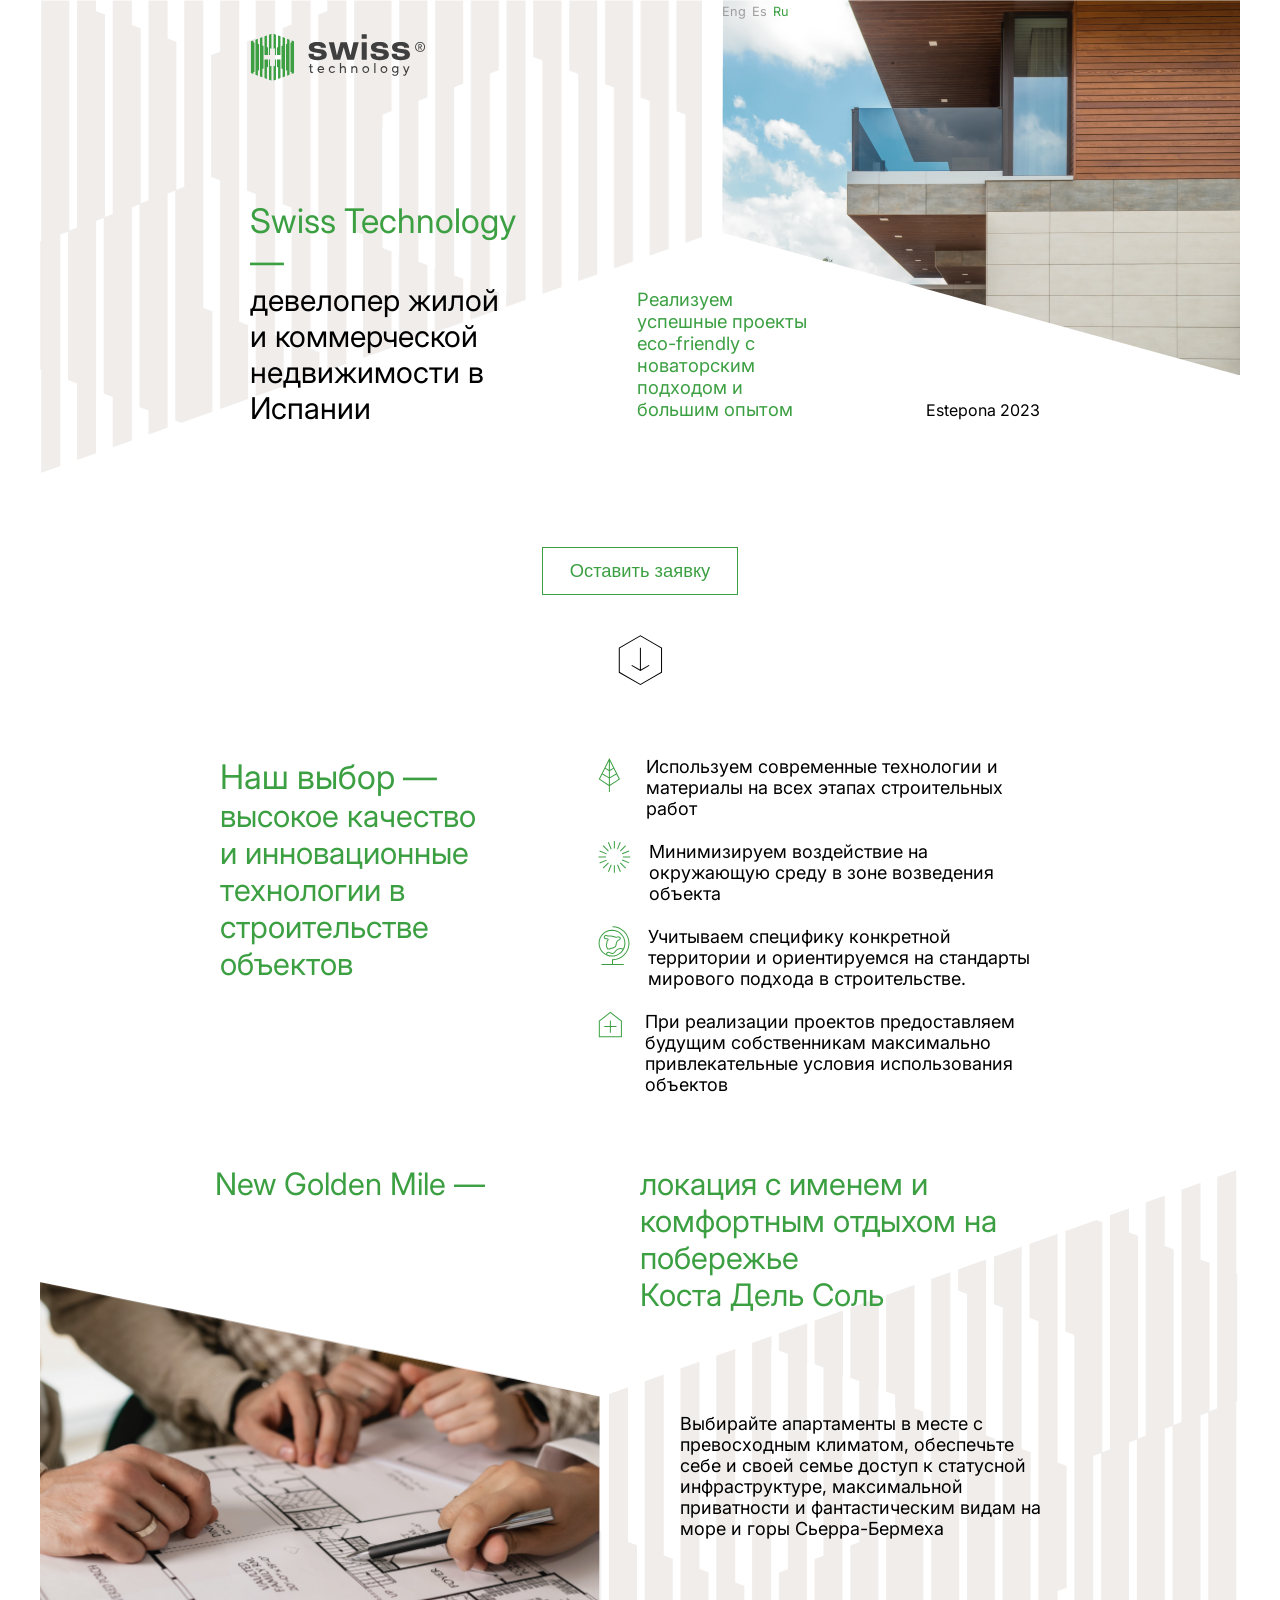
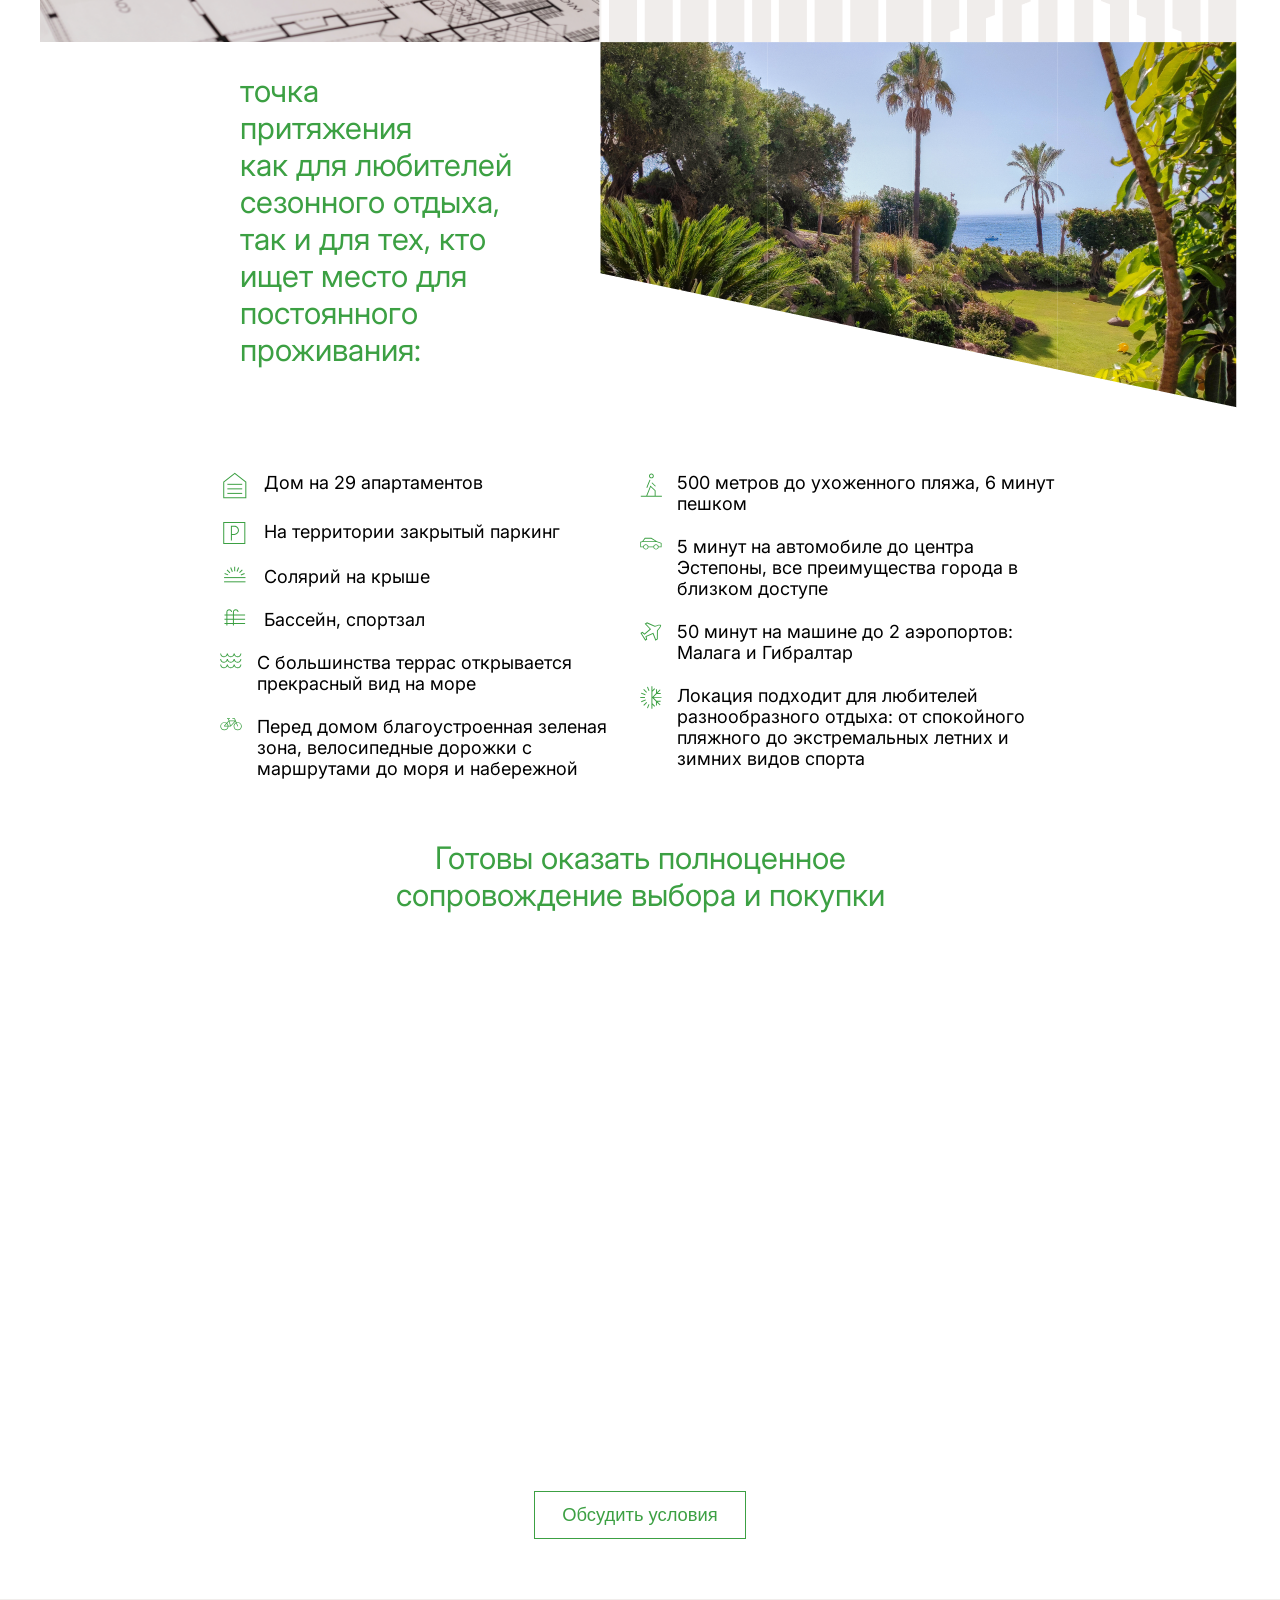
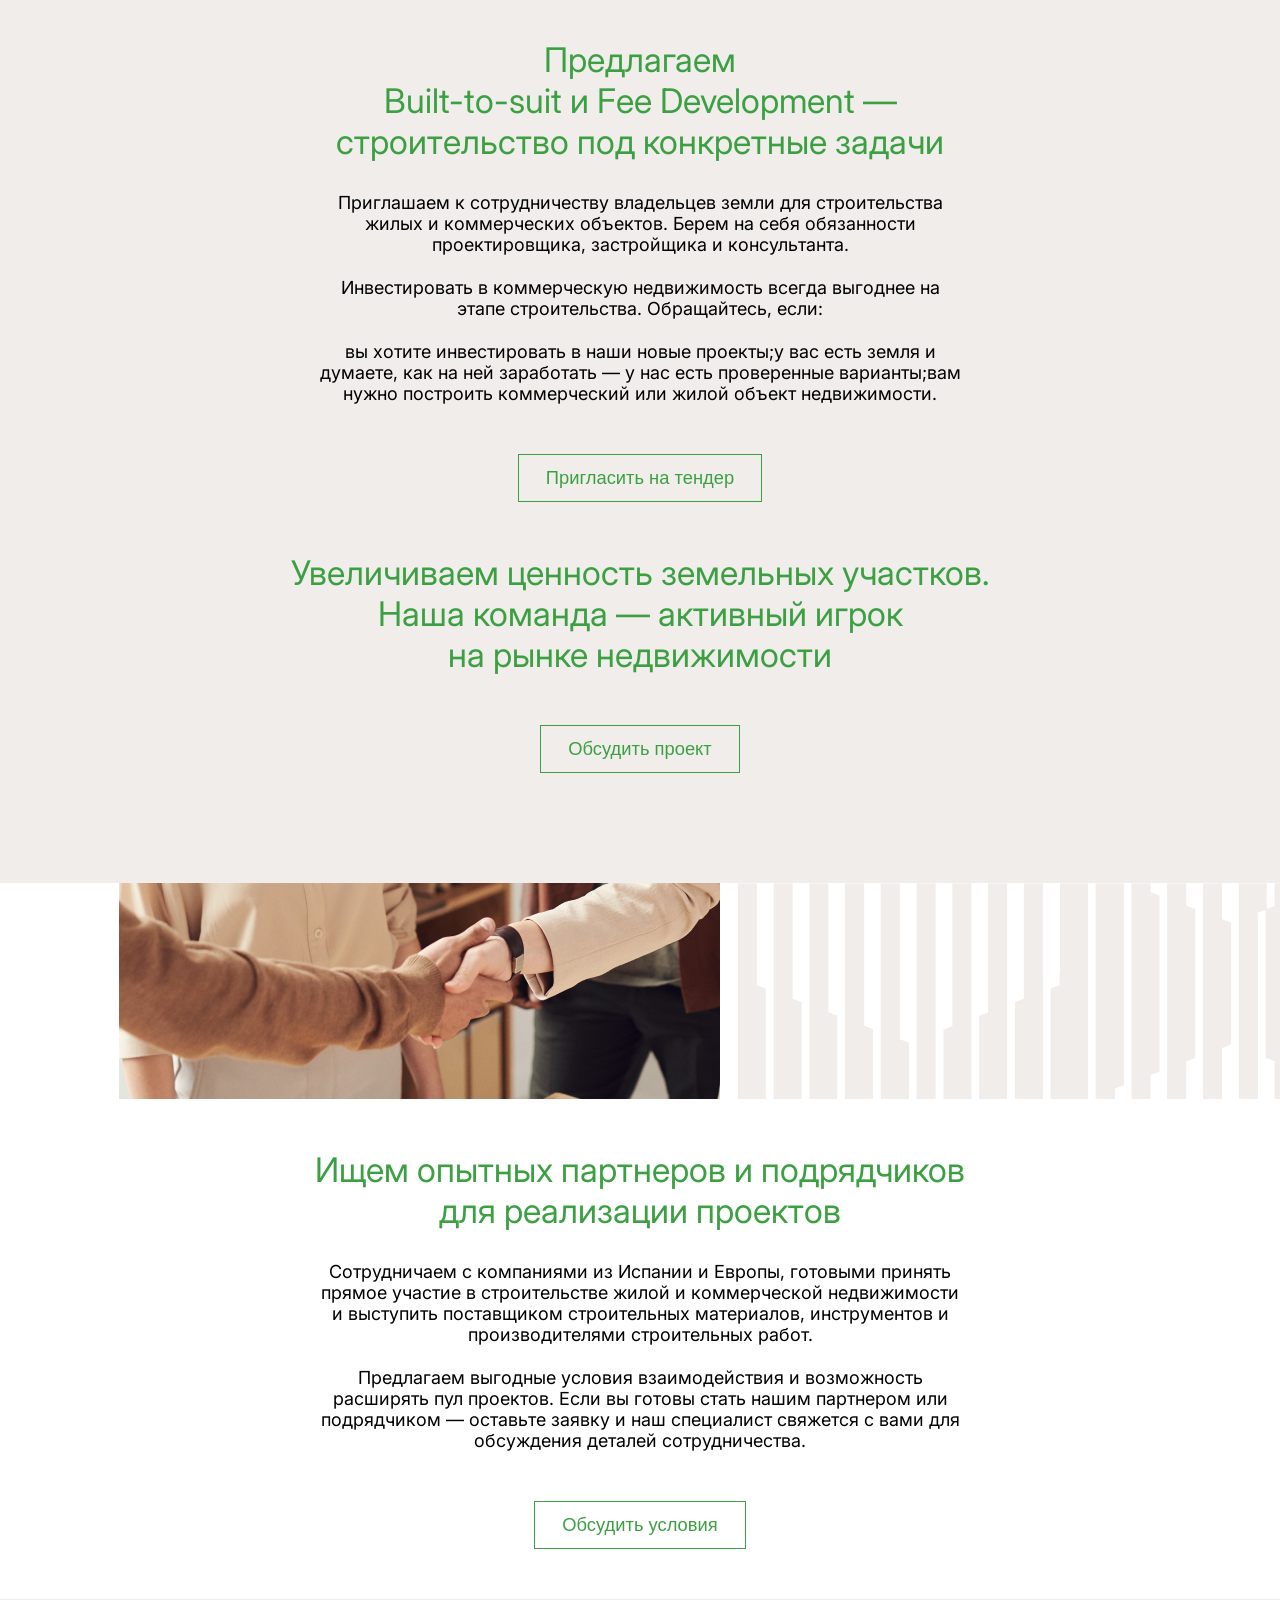
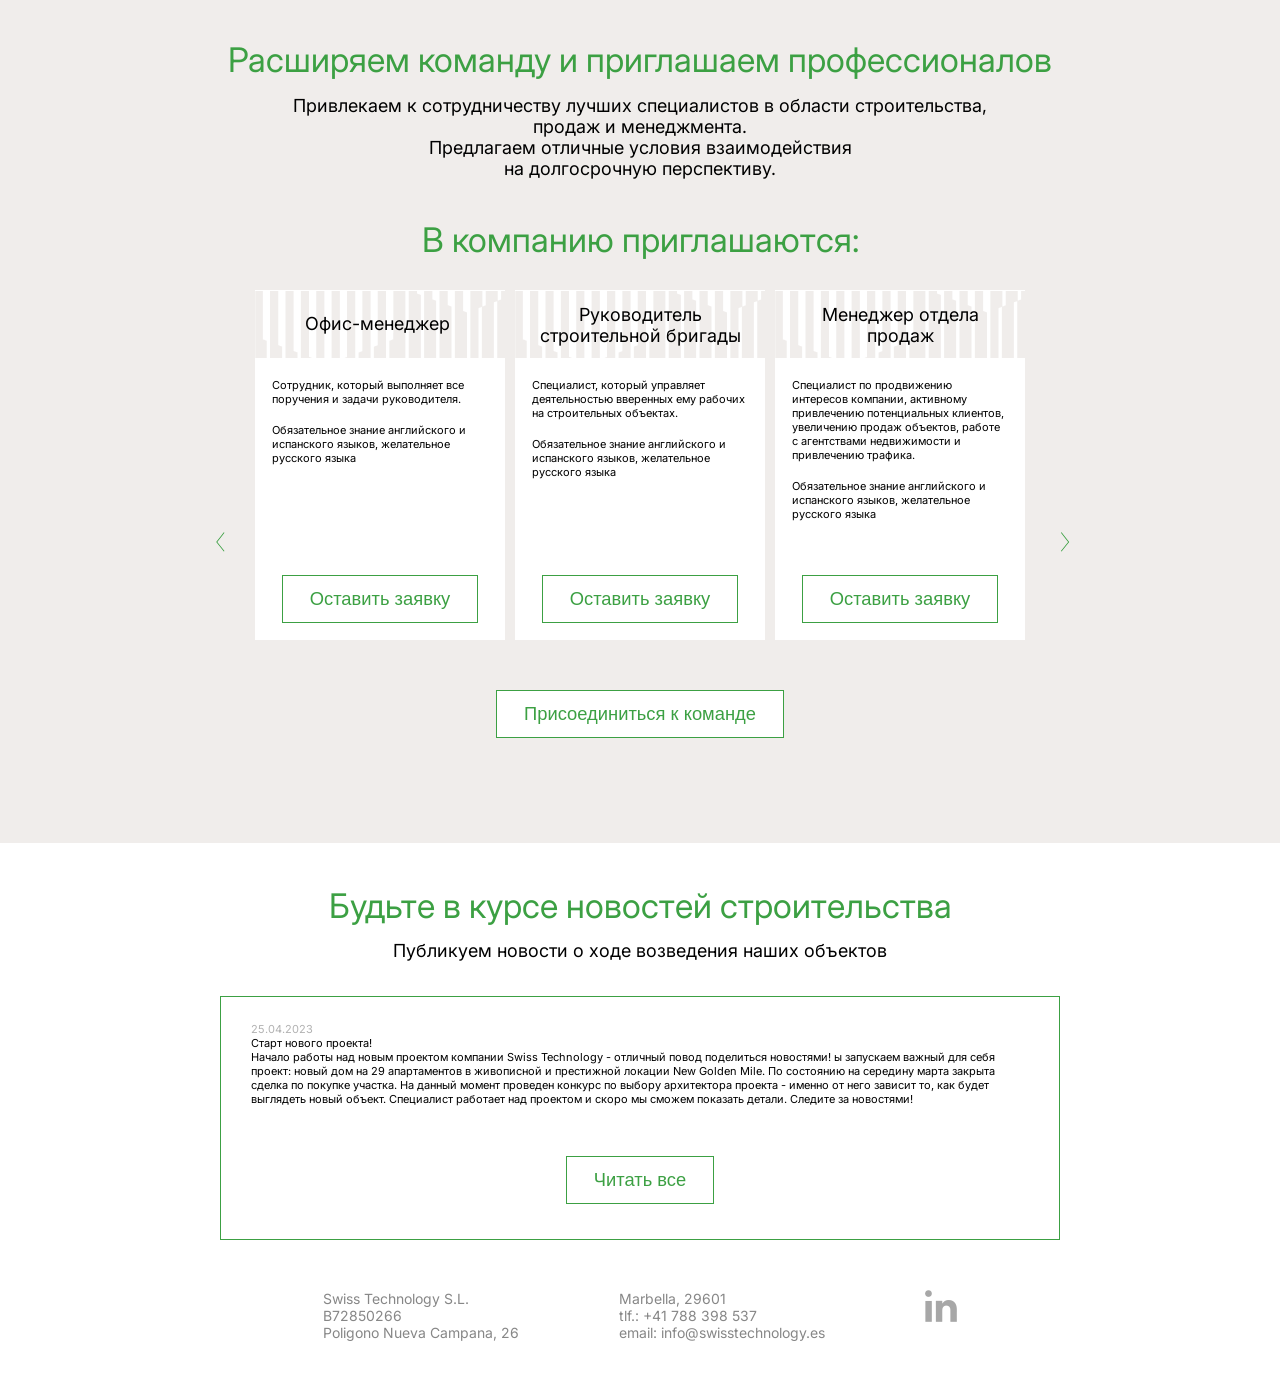
<file: index.html>
<!DOCTYPE html>
<html lang="en">
<head>
    <link rel="preconnect" href="https://fonts.googleapis.com">
<link rel="preconnect" href="https://fonts.gstatic.com" crossorigin>
<link href="https://fonts.googleapis.com/css2?family=Inter:wght@500&family=Lato:wght@400;900&family=Open+Sans:wght@600;700;800&display=swap" rel="stylesheet">

<link type="image/x-icon" href="img/Asset-1.ico" rel="shortcut icon">
    <link rel="stylesheet" href="style.css">
    <meta charset="UTF-8">
    <meta name="viewport" content="width=device-width, initial-scale=1.0">
    <title>Swiss Technology</title>
    
    <script src="script.js"></script>
</head>
<body>
    <header class="header center">
        
        <div class="background-left">
        
        <div class="logo "><a href="#" >
            <img src="img/logo.svg">
        </a>
        </div>
        <div class="background-left__text">
            <h2 class="background-left__title">Swiss Technology —</h2>
            <p class="background-left__subtitle">девелопер жилой и коммерческой недвижимости в Испании</p>
        </div>


        </div>
        <div class="background-right">

            <div class="language">
                <ul class="language__list">
                    <li class="language__item">
                        <a class="language__item_text" href="index_eng.html">Eng</a>

                    </li>
                    <li class="language__item">
                        <a class="language__item_text" href="index_es.html">Es</a>
                    </li>
                    <li class="language__item">
                        <a class="language__item_text active" href="index.html">Ru</a>
                    </li>
                </ul>
            </div>
            <div class="background-right__text">
                <p >Реализуем успешные проекты eco-friendly с новаторским подходом и большим опытом </p>

            </div>

            <div class="background-right__subtitle">
                <p>Estepona 2023</p>
            </div>

        </div>
        
    
    </header>
    <section class="header__btn">
    <button class="btn" onclick="openModal()">
        Оставить заявку
    </button>

    <svg width="45" height="51" viewBox="0 0 45 51" fill="none" xmlns="http://www.w3.org/2000/svg">
        <path d="M22.41 0.159912L0.780029 12.65V37.6299L22.41 50.1199L43.79 37.78L44.04 37.64V12.6599L22.41 0.169922V0.159912ZM43.04 37.0399L22.41 48.95L1.78003 37.0399V13.2199L22.41 1.30994L43.04 13.2199V37.0399Z" fill="black"/>
        <path d="M21.91 12.75V34.58L13.93 29.98L13.43 30.84L22.41 36.03L31.39 30.84L30.89 29.98L22.91 34.58V12.75H21.91Z" fill="black"/>
        </svg>
        <div id="feedbackModal" class="modal-background">
            
                <div class="modal">
                    <div class="modal-text center__content">
                    <h2 class=" modal-title title">Отправьте нам сообщение</h2>
                <p>Если у вас есть какие-то вопросы или предложения по сотрудничеству —
                    заполните форму ниже</p></div>
                    <div class="modal-container">
                <div class="modal-info">
                <ul class="modal-info_list  list footer-text">
                    <li class="modal-info_item ">
                        <h3 class="modal-info_title">
                            Адрес
                        </h3>
                        <p class="modal-info_text">Swiss Technology S.L. B72850266<br>
                            Poligono Nueva Campana, 26</p>
                    </li>
                    <li class="modal-info_item">
                        <h3 class="modal-info_title">
                            Телефон
                        </h3>
                        <p class="modal-info_text">+41 788 398 537</p>
                    </li>
                    <li class="modal-info_item">
                        <h3 class="modal-info_title">
                            Емейл
                        </h3>
                        <p class="modal-info_text">email: info@swisstechnology.es</p>
                    </li>
                </ul>
            </div>
            
                <span class="close-btn" onclick="closeModal()">X</span>
                
                <form id="feedbackForm" action="https://formspree.io/f/xrgngyko" method="POST" class="modal-form">
                    <div class="modal-column">
                        <label for="yourName" class="visually-hidden">Выше имя </label>
<input type="text" id="yourName" name="yourName" placeholder="Ваше имя">

<label for="yourSurname" class="visually-hidden">Ваша фамилия</label>
<input type="text" id="yourSurname" name="yourSurname" placeholder="Ваша фамилия">

<label for="yourPhone" class="visually-hidden">Ваш телефон</label>
<input type="tel" id="yourPhone" name="yourPhone" placeholder="Введите ваш телефон">

<label for="yourEmail" class="visually-hidden">Ваша почта</label>
<input type="email" id="yourEmail" name="yourEmail" placeholder="Введите email">

<label for="yourMessage" class="visually-hidden">Ваше сообщение</label>
<textarea id="yourMessage" name="yourMessage" placeholder="Ваше сообщение"></textarea>

                    </div>
                    <button type="submit" class="submit-btn">Отправить</button>
                    
                </form>
                
            </div>
            
        </div>
        </div>
    </section>

    <section class="content">
        <div class="content__advantages center__content">
            <h3 class="content__advantages_title title"><span class="title-big">Наш выбор — </span>высокое качество и инновационные технологии в строительстве объектов</h3>
            <ul class="content__advantages_list list">
                <li class="content__advantages_item"> <svg class="item-svg_1" width="23" height="38" viewBox="0 0 23 35" fill="none" xmlns="http://www.w3.org/2000/svg">
                    <path d="M22.02 21.75L11.37 0.5L0.719971 21.75L10.87 28.5V34.47H11.87V28.5L22.02 21.75ZM11.87 27.3V20.83L18.51 16.99L20.72 21.41L11.86 27.3H11.87ZM11.87 12.31V3.72998L15.2 10.38L11.87 12.31ZM15.65 11.28L18.06 16.09L11.86 19.67V13.46L15.64 11.27L15.65 11.28ZM10.87 12.31L7.53003 10.38L10.87 3.72998V12.31ZM10.87 13.46V19.66L4.66998 16.08L7.08002 11.27L10.87 13.46ZM2.01001 21.4L4.21997 16.98L10.86 20.82V27.29L2 21.4H2.01001Z" fill="#3CA043"/>
                    </svg>                   
                    
                    <p class="content__advantages item-text">Используем современные технологии и материалы на всех этапах строительных работ</p></li>
                    <li class="content__advantages_item">
                    <svg class="item-svg_2" width="33" height="32" viewBox="0 0 33 32" fill="none" xmlns="http://www.w3.org/2000/svg">
                        <path d="M16.37 7.55005C16.54 7.55005 16.7 7.57008 16.87 7.58008V0.0400391H15.87V7.58008C16.04 7.58008 16.2 7.55005 16.37 7.55005Z" fill="#3CA043"/>
                        <path d="M10.8 9.68011L5.46997 4.3501L4.76001 5.06012L10.09 10.3901C10.31 10.1401 10.55 9.90011 10.8 9.68011Z" fill="#3CA043"/>
                        <path d="M13.68 8L10.84 1.02002L9.90997 1.40002L12.75 8.38C13.05 8.24001 13.36 8.11 13.68 8Z" fill="#3CA043"/>
                        <path d="M8.77002 12.3801L1.77002 9.59009L1.40002 10.5201L8.40002 13.3101C8.51002 12.9901 8.63002 12.6801 8.77002 12.3801Z" fill="#3CA043"/>
                        <path d="M24.32 13.26L31.3 10.42L30.92 9.48999L23.94 12.33C24.08 12.63 24.21 12.94 24.32 13.25V13.26Z" fill="#3CA043"/>
                        <path d="M22.65 10.3801L27.98 5.05005L27.27 4.34009L21.94 9.67004C22.19 9.89004 22.43 10.1301 22.65 10.3801Z" fill="#3CA043"/>
                        <path d="M7.96997 15.9502C7.96997 15.7802 7.99 15.6202 8 15.4502H0.460022V16.4502H8C8 16.2802 7.96997 16.1202 7.96997 15.9502Z" fill="#3CA043"/>
                        <path d="M19.94 8.35999L22.74 1.35999L21.81 0.98999L19.02 7.98999C19.34 8.09999 19.65 8.22 19.95 8.37L19.94 8.35999Z" fill="#3CA043"/>
                        <path d="M19.07 23.91L21.91 30.89L22.84 30.51L20 23.53C19.7 23.67 19.39 23.8 19.08 23.91H19.07Z" fill="#3CA043"/>
                        <path d="M23.97 19.5302L30.97 22.3301L31.34 21.4001L24.34 18.6001C24.23 18.9201 24.11 19.2202 23.97 19.5302Z" fill="#3CA043"/>
                        <path d="M21.94 22.23L27.27 27.5601L27.98 26.85L22.65 21.52C22.43 21.77 22.19 22.01 21.94 22.23Z" fill="#3CA043"/>
                        <path d="M24.75 15.4502C24.75 15.6202 24.78 15.7802 24.78 15.9502C24.78 16.1202 24.76 16.2802 24.75 16.4502H32.29V15.4502H24.75Z" fill="#3CA043"/>
                        <path d="M10.09 21.53L4.76001 26.86L5.46997 27.5699L10.8 22.24C10.55 22.02 10.32 21.78 10.09 21.53Z" fill="#3CA043"/>
                        <path d="M8.41998 18.6501L1.44 21.4901L1.82001 22.4202L8.79999 19.5801C8.65999 19.2801 8.52998 18.9701 8.41998 18.6601V18.6501Z" fill="#3CA043"/>
                        <path d="M16.37 24.3601C16.2 24.3601 16.04 24.3401 15.87 24.3301V31.8701H16.87V24.3301C16.7 24.3301 16.54 24.3601 16.37 24.3601Z" fill="#3CA043"/>
                        <path d="M12.8 23.55L10.01 30.55L10.94 30.92L13.73 23.92C13.41 23.81 13.1 23.69 12.8 23.55Z" fill="#3CA043"/>
                        </svg><p class="content__advantages item-text">
                    Минимизируем воздействие на окружающую среду в зоне возведения объекта</p></li>
                    <li class="content__advantages_item">
                    <svg class="item-svg_2" width="32" height="39" viewBox="0 0 32 39" fill="none" xmlns="http://www.w3.org/2000/svg">
                        <path d="M31.51 17.1499C31.51 7.7699 23.89 0.149902 14.51 0.149902V1.1499C23.33 1.1499 30.51 8.3299 30.51 17.1499C30.51 25.9699 23.33 33.1499 14.51 33.1499H14.01V37.9299H3.42999V38.9299H25.76V37.9299H15.01V34.1399C24.15 33.8699 31.51 26.3499 31.51 17.1499Z" fill="#3CA043"/>
                        <path d="M14.01 30.5997C21.41 30.5997 27.43 24.5798 27.43 17.1798C27.43 9.77981 21.41 3.75977 14.01 3.75977C6.61001 3.75977 0.590027 9.77981 0.590027 17.1798C0.590027 24.5798 6.61001 30.5997 14.01 30.5997ZM14.01 29.5997C12.07 29.5997 10.24 29.1397 8.59998 28.3397C9.21998 27.5897 9.65998 27.1497 9.97998 26.9697C10.49 26.6797 11.22 26.9998 11.88 27.2898L12.29 27.4697C13.05 27.7997 14 28.2198 14.97 27.9298C16.1 27.5998 17.01 26.5497 17.46 25.9597C20.3 22.1597 23.36 23.0797 24.67 23.4797C24.67 23.4797 24.67 23.4797 24.68 23.4797C22.52 27.1297 18.55 29.5897 14 29.5897L14.01 29.5997ZM14.01 4.76978C20.86 4.76978 26.43 10.3397 26.43 17.1897C26.43 19.1297 25.97 20.9597 25.17 22.5997C25.11 22.5797 25.05 22.5598 24.97 22.5398C23.72 22.1598 19.92 21.0198 16.67 25.3798C16.05 26.2198 15.33 26.7997 14.7 26.9897C14.08 27.1697 13.38 26.8697 12.7 26.5697L12.29 26.3898C11.51 26.0498 10.44 25.5798 9.5 26.1198C9.04 26.3798 8.50002 26.9198 7.71002 27.8798C4.06002 25.7098 1.59998 21.7497 1.59998 17.1997C1.59998 10.3497 7.17002 4.77979 14.02 4.77979L14.01 4.76978Z" fill="#3CA043"/>
                        <path d="M7.90005 13.2098C8.05005 13.2398 8.27003 13.2599 8.51003 13.2899C8.85003 13.3199 9.56004 13.3799 9.71004 13.6199C9.71004 13.7099 9.53004 13.8398 9.39004 13.9698C9.22004 14.1098 9.02003 14.2799 8.88003 14.4999C8.57003 14.9999 8.54003 15.5698 8.51003 16.0698V16.2999C8.47003 16.7099 8.36002 17.1298 8.25002 17.5698C7.98002 18.6498 7.67004 19.8798 8.33004 21.3398L8.37002 21.4299C8.73002 22.2499 9.34001 23.6199 10.61 23.6199C10.71 23.6199 10.82 23.6198 10.93 23.5898C11.4 23.4998 11.83 23.3199 12.26 23.1499C12.6 23.0099 12.92 22.8699 13.24 22.7999C13.51 22.7399 13.77 22.6899 14.02 22.6399C14.57 22.5399 15.13 22.4299 15.72 22.1799C16.67 21.7699 17.36 21.2699 17.85 20.6299C18.47 19.8299 18.58 18.9998 18.69 18.1898C18.73 17.8798 18.78 17.5699 18.85 17.2499C19.08 16.2599 19.62 15.4198 20.39 14.8198C20.51 14.7298 20.68 14.6299 20.86 14.5299C21.52 14.1599 22.5201 13.5998 22.7801 12.4398C22.8201 12.2398 22.84 11.7498 22.59 11.3198C22.24 10.7198 21.66 10.4199 20.87 10.4199C20.48 10.4199 20.1 10.4899 19.76 10.5499C19.54 10.5899 19.34 10.6299 19.17 10.6299C18.22 10.6699 17.76 10.6099 16.93 10.4299C16.55 10.3499 16.19 10.2299 15.81 10.0999C15.35 9.93985 14.86 9.77982 14.34 9.68982C13.48 9.55982 12.57 9.50985 11.69 9.46985H11.52C10.49 9.40985 9.68999 9.34992 8.90999 9.16992C8.65999 9.10992 8.40005 9.08984 8.15005 9.08984C7.18005 9.08984 6.42002 9.48993 6.06002 10.1799C5.66002 10.9499 5.78003 11.5499 5.95003 11.9099C6.15003 12.3499 6.65999 12.9298 7.90999 13.2198L7.90005 13.2098ZM6.94002 10.6199C7.19002 10.1299 7.87004 10.0698 8.14004 10.0698C8.32004 10.0698 8.51001 10.0899 8.68001 10.1299C9.63001 10.3399 10.62 10.3998 11.46 10.4398H11.63C12.49 10.4898 13.37 10.5299 14.18 10.6599C14.62 10.7299 15.03 10.8699 15.48 11.0299C15.88 11.1599 16.28 11.3099 16.72 11.3999C17.61 11.5899 18.15 11.6599 19.2 11.6199C19.41 11.6199 19.65 11.5699 19.92 11.5199C20.23 11.4599 20.56 11.4099 20.86 11.4099C21.41 11.4099 21.6 11.6198 21.72 11.8198C21.8 11.9598 21.8 12.1698 21.8 12.2198C21.64 12.9398 20.96 13.3199 20.37 13.6499C20.13 13.7799 19.92 13.8999 19.77 14.0199C18.81 14.7599 18.16 15.7999 17.87 17.0099C17.79 17.3599 17.74 17.7099 17.69 18.0499C17.59 18.7899 17.5 19.4299 17.05 20.0099C16.66 20.5099 16.11 20.9099 15.31 21.2499C14.82 21.4599 14.36 21.5499 13.82 21.6499C13.55 21.6999 13.28 21.7498 12.99 21.8198C12.59 21.9198 12.22 22.0698 11.85 22.2198C11.46 22.3798 11.09 22.5399 10.73 22.5999C10 22.7399 9.56003 21.6999 9.26003 21.0199L9.21999 20.9199C8.70999 19.7799 8.95003 18.8199 9.20003 17.7999C9.32003 17.3299 9.44 16.8499 9.48 16.3599V16.1199C9.52 15.6999 9.53999 15.2999 9.71999 15.0199C9.76999 14.9399 9.89003 14.8299 10.01 14.7399C10.27 14.5199 10.63 14.2299 10.68 13.7399C10.72 13.4299 10.64 13.1499 10.46 12.9299C10.05 12.4199 9.23004 12.3499 8.58004 12.2899C8.39004 12.2699 8.23001 12.2599 8.11001 12.2399C7.44001 12.0899 6.99005 11.8199 6.84005 11.4799C6.73005 11.2499 6.76001 10.9599 6.93001 10.6299L6.94002 10.6199Z" fill="#3CA043"/>
                        </svg>
                        <p class="content__advantages item-text">
                    Учитываем специфику конкретной территории и ориентируемся на стандарты мирового подхода в строительстве. </p></li>
                    <li class="content__advantages_item">
                    <svg class="item-svg_3" width="24" height="27" viewBox="0 0 24 27" fill="none" xmlns="http://www.w3.org/2000/svg">
                        <path d="M12.37 0.850098L0.830017 9.80017V26.2401H23.92V9.80017L12.38 0.850098H12.37ZM22.91 25.2301H1.82001V10.2802L12.36 2.11011L22.9 10.2802V25.2301H22.91Z" fill="#3CA043"/>
                        <path d="M11.87 9.38013V15.0101H6.23999V16.0101H11.87V21.6501H12.87V16.0101H18.51V15.0101H12.87V9.38013H11.87Z" fill="#3CA043"/>
                        </svg><p class="content__advantages item-text">
                    При реализации проектов предоставляем будущим собственникам максимально привлекательные условия использования объектов</p></li>
            </ul>

        </div>
        <div class="content__info center">
            <div class="content__info_top-left">
                <div class="top-left title">New Golden Mile —</div>
                
                <div ><img class="top-left_img"src="img/top-left.png" alt="content-image"></div>
                
            </div>
            <div class="content__info_top-right">
                <div class="top-right ">
                    <h2 class="top-right_title">локация с именем 
                    и комфортным 
                    отдыхом на побережье <br>
                    Коста Дель Соль </h2>
                    <p class="top-right_text ">Выбирайте апартаменты в месте с 
                        превосходным климатом, обеспечьте 
                        себе и своей семье доступ к статусной 
                        инфраструктуре, максимальной 
                        приватности и фантастическим видам 
                        на море и горы Сьерра-Бермеха</p>
                </div>
                    <div class="top-right_text"></div>
                    <div class="top-right_img"><img class="img-stripes" src="./img/top-right.png"></div>
            </div>
            <div class="content__info_bottom-left"><h2 class="bottom-left_title">точка <br>
                притяжения<br>
                как для любителей 
                сезонного отдыха, 
                так и для тех, 
                кто ищет место 
                для постоянного 
                проживания:</h2>
                
            </div>
            <div class="content__info_bottom-right"><img src="./img/btm-right.png"></div>
        </div>
        <div class="content__list center__content">
            <ul class="list-left">
<li class="list_item list">
    <svg class="svg" xmlns="http://www.w3.org/2000/svg" width="24" height="27" viewBox="0 0 24 27" fill="none">
        <path d="M12.28 0.780029L0.73999 9.72998V26.1699H23.83V9.72998L12.29 0.780029H12.28ZM22.82 25.1599H1.73001V10.21L12.27 2.04004L22.81 10.21V25.1599H22.82Z" fill="#3CA043"/>
        <path d="M19.69 11.8201H4.85999V12.8201H19.69V11.8201Z" fill="#3CA043"/>
        <path d="M19.69 16.3601H4.85999V17.3601H19.69V16.3601Z" fill="#3CA043"/>
        <path d="M19.69 20.8999H4.85999V21.8999H19.69V20.8999Z" fill="#3CA043"/>
      </svg>
      <p class="list-left_text item-text">Дом на 29 апартаментов</p>
</li>
<li class="list_item list">
    <svg class="svg" xmlns="http://www.w3.org/2000/svg" width="23" height="23" viewBox="0 0 23 23" fill="none">
        <path d="M0.22998 0.909912V23H22.32V0.909912H0.22998ZM21.32 22H1.22998V1.90991H21.32V22Z" fill="#3CA043"/>
        <path d="M8.90997 13.96H11.3C13.87 13.96 15.96 11.87 15.96 9.30005C15.96 6.73005 13.87 4.63989 11.3 4.63989H8.29999V4.77002H7.90002V19.52H8.90002V13.95L8.90997 13.96ZM8.90997 5.6499H11.3C13.32 5.6499 14.96 7.29006 14.96 9.31006C14.96 11.3301 13.32 12.97 11.3 12.97H8.90997V5.65991V5.6499Z" fill="#3CA043"/>
      </svg>
      <p class="list-left_text item-text">На территории закрытый паркинг</p>
</li>
<li class="list_item list">
    <svg class="svg" xmlns="http://www.w3.org/2000/svg" width="22" height="17" viewBox="0 0 22 17" fill="none">
        <path d="M18.4834 3.50703L15.6337 6.35669L16.3408 7.0638L19.1905 4.21414L18.4834 3.50703Z" fill="#3CA043"/>
        <path d="M3.89155 3.54253L3.18457 4.24976L6.08411 7.14828L6.79109 6.44105L3.89155 3.54253Z" fill="#3CA043"/>
        <path d="M20.8581 7.085L17.2081 8.5686L17.5846 9.495L21.2346 8.0114L20.8581 7.085Z" fill="#3CA043"/>
        <path d="M7.62683 1.29915L6.70056 1.67603L8.43034 5.92744L9.35661 5.55057L7.62683 1.29915Z" fill="#3CA043"/>
        <path d="M11.67 0.72998H10.67V5.12988H11.67V0.72998Z" fill="#3CA043"/>
        <path d="M1.32759 6.99966L0.957031 7.92847L4.44936 9.32177L4.81992 8.39296L1.32759 6.99966Z" fill="#3CA043"/>
        <path d="M14.7197 1.27181L13.1019 5.32056L14.0305 5.6916L15.6483 1.64285L14.7197 1.27181Z" fill="#3CA043"/>
        <path d="M21.99 11.1001H0.570007V12.1001H21.99V11.1001Z" fill="#3CA043"/>
        <path d="M21.99 15.3201H0.570007V16.3201H21.99V15.3201Z" fill="#3CA043"/>
      </svg>
      <p class="list-left_text item-text">Солярий на крыше</p>
</li>
<li class="list_item list">
    <svg class="svg" xmlns="http://www.w3.org/2000/svg" width="22" height="17" viewBox="0 0 22 17" fill="none">
        <path d="M21.59 6.6001V5.6001H10.42V3.04004C10.42 2.04004 11.24 1.21997 12.24 1.21997C13.24 1.21997 14.06 2.03004 14.06 3.04004H15.06C15.06 1.49004 13.8 0.219971 12.24 0.219971C10.68 0.219971 9.41995 1.48004 9.41995 3.04004V5.6001H3.87997V3.04004C3.87997 2.04004 4.69998 1.21997 5.69998 1.21997C6.69998 1.21997 7.51999 2.03004 7.51999 3.04004H8.51999C8.51999 1.49004 7.25998 0.219971 5.69998 0.219971C4.13998 0.219971 2.87997 1.48004 2.87997 3.04004V5.6001H0.959961V6.6001H2.87997V9.82007H0.959961V10.8201H2.87997V14.04H0.959961V15.04H2.87997V16.6001H3.87997V15.04H9.41995V16.6001H10.42V15.04H21.59V14.04H10.42V10.8201H21.59V9.82007H10.42V6.6001H21.59ZM9.41995 14.04H3.87997V10.8201H9.41995V14.04ZM9.41995 9.82007H3.87997V6.6001H9.41995V9.82007Z" fill="#3CA043"/>
      </svg>
      <p class="list-left_text item-text">Бассейн, спортзал</p>
</li>
<li class="list_item list">
    <svg class="svg"xmlns="http://www.w3.org/2000/svg" width="25" height="18" viewBox="0 0 25 18" fill="none">
        <path d="M4.50998 4.62012C6.21998 4.62012 7.68996 3.5999 8.36996 2.1499C9.04996 3.6099 10.52 4.62012 12.24 4.62012C13.96 4.62012 15.42 3.5999 16.11 2.1499C16.79 3.6099 18.2599 4.62012 19.9699 4.62012C22.3299 4.62012 24.25 2.70009 24.25 0.340088H23.25C23.25 2.15009 21.7799 3.62012 19.9699 3.62012C18.1599 3.62012 16.69 2.15009 16.69 0.340088H15.52C15.52 2.15009 14.05 3.62012 12.24 3.62012C10.43 3.62012 8.95999 2.15009 8.95999 0.340088H7.78995C7.78995 2.15009 6.31998 3.62012 4.50998 3.62012C2.69998 3.62012 1.22998 2.15009 1.22998 0.340088H0.22998C0.22998 2.70009 2.14998 4.62012 4.50998 4.62012Z" fill="#3CA043"/>
        <path d="M19.9699 9.87988C18.1599 9.87988 16.69 8.4101 16.69 6.6001H15.52C15.52 8.4101 14.05 9.87988 12.24 9.87988C10.43 9.87988 8.95999 8.4101 8.95999 6.6001H7.78995C7.78995 8.4101 6.31998 9.87988 4.50998 9.87988C2.69998 9.87988 1.22998 8.4101 1.22998 6.6001H0.22998C0.22998 8.9601 2.14998 10.8799 4.50998 10.8799C6.21998 10.8799 7.68996 9.85991 8.36996 8.40991C9.04996 9.85991 10.52 10.8799 12.24 10.8799C13.96 10.8799 15.42 9.85991 16.11 8.40991C16.79 9.85991 18.2599 10.8799 19.9699 10.8799C22.3299 10.8799 24.25 8.9601 24.25 6.6001H23.25C23.25 8.4101 21.7799 9.87988 19.9699 9.87988Z" fill="#3CA043"/>
        <path d="M19.9699 16.1299C18.1599 16.1299 16.69 14.6601 16.69 12.8501H15.52C15.52 14.6601 14.05 16.1299 12.24 16.1299C10.43 16.1299 8.95999 14.6601 8.95999 12.8501H7.78995C7.78995 14.6601 6.31998 16.1299 4.50998 16.1299C2.69998 16.1299 1.22998 14.6601 1.22998 12.8501H0.22998C0.22998 15.2101 2.14998 17.1299 4.50998 17.1299C6.21998 17.1299 7.68996 16.1099 8.36996 14.6599C9.04996 16.1199 10.52 17.1299 12.24 17.1299C13.96 17.1299 15.42 16.1099 16.11 14.6599C16.79 16.1199 18.2599 17.1299 19.9699 17.1299C22.3299 17.1299 24.25 15.2101 24.25 12.8501H23.25C23.25 14.6601 21.7799 16.1299 19.9699 16.1299Z" fill="#3CA043"/>
      </svg>
      <p class="list-left_text item-text">С большинства террас открывается прекрасный вид на море</p>
</li>
<li class="list_item list">
    <svg class="svg" xmlns="http://www.w3.org/2000/svg" width="30" height="17" viewBox="0 0 30 17" fill="none">
        <path d="M24.13 5.28003C23.56 5.28003 23.01 5.37003 22.49 5.53003L20.2 0H16.88V1H19.54L20.36 2.98999H12.68L12.11 1H13.5201V0H9.61002V1H11.06L11.74 3.3501L9.09006 6.21997C8.21006 5.62997 7.15004 5.29004 6.01004 5.29004C2.93004 5.29004 0.420044 7.79988 0.420044 10.8799C0.420044 13.9599 2.93004 16.47 6.01004 16.47C9.09004 16.47 11.35 14.2001 11.58 11.3301H14.64L20.92 4.3501L21.57 5.92993C19.78 6.85993 18.55 8.72989 18.55 10.8899C18.55 13.9699 21.06 16.48 24.14 16.48C27.22 16.48 29.73 13.9699 29.73 10.8899C29.73 7.80989 27.22 5.30005 24.14 5.30005L24.13 5.28003ZM12.06 4.45996L13.74 10.3101H11.56C11.43 8.95006 10.8 7.73008 9.86002 6.83008L12.06 4.45996ZM10.54 10.3101H6.65005L9.19003 7.57007C9.93003 8.28007 10.41 9.24006 10.54 10.3101ZM6.01004 15.45C3.48004 15.45 1.42004 13.3901 1.42004 10.8601C1.42004 8.33011 3.48004 6.27002 6.01004 6.27002C6.88004 6.27002 7.69005 6.52995 8.39005 6.94995L5.52002 10.05V11.3H10.56C10.33 13.62 8.39005 15.4399 6.02005 15.4399L6.01004 15.45ZM14.64 9.81006L12.9601 3.97998H19.88L14.64 9.81006ZM24.13 15.45C21.6 15.45 19.54 13.3901 19.54 10.8601C19.54 9.12011 20.52 7.6301 21.95 6.8501L23.82 11.3601L24.74 10.98L22.87 6.46997C23.27 6.35997 23.68 6.28003 24.12 6.28003C26.65 6.28003 28.7101 8.34012 28.7101 10.8701C28.7101 13.4001 26.65 15.46 24.12 15.46L24.13 15.45Z" fill="#3CA043"/>
      </svg>
      <p class="list-left_text item-text">Перед домом благоустроенная зеленая зона, велосипедные дорожки  с маршрутами до моря и набережной</p>
</li>
            </ul>
            <ul class="list-right list">
                <li class="list_item list">
                    <svg xmlns="http://www.w3.org/2000/svg" width="24" height="26" viewBox="0 0 24 26" fill="none">
                        <path d="M13.2714 10.2087L12.5798 10.9309L16.5593 14.7418L17.251 14.0196L13.2714 10.2087Z" fill="#3CA043"/>
                        <path d="M11.36 7.53003L10.44 7.15991L6.94 15.78L7.85999 16.1599L11.36 7.53003Z" fill="#3CA043"/>
                        <path d="M12.45 5.69995C13.9 5.69995 15.07 4.52008 15.07 3.08008C15.07 1.64008 13.89 0.459961 12.45 0.459961C11.01 0.459961 9.83002 1.64008 9.83002 3.08008C9.83002 4.52008 11.01 5.69995 12.45 5.69995ZM12.45 1.44995C13.35 1.44995 14.07 2.18007 14.07 3.07007C14.07 3.96007 13.34 4.68994 12.45 4.68994C11.56 4.68994 10.83 3.96007 10.83 3.07007C10.83 2.18007 11.56 1.44995 12.45 1.44995Z" fill="#3CA043"/>
                        <path d="M23.89 24.75H17.02V18.8701L11.33 13.47L6.82001 24.76H0.890015V25.76H7.44L7.48999 25.78V25.76H23.89V24.76V24.75ZM11.71 15.2L16.02 19.29V24.74H7.89001L11.71 15.1899V15.2Z" fill="#3CA043"/>
                      </svg>
                      <p class="list-left_text item-text">500 метров до ухоженного пляжа, 6 минут пешком</p>
                </li>
                <li class="list_item list">
                    <svg xmlns="http://www.w3.org/2000/svg" width="28" height="16" viewBox="0 0 28 16" fill="none">
                        <path d="M27.46 6.76001L21.51 4.56006L14.49 0.159912H6.14001L2.84998 4.57007L0.309998 5.20996V12.1899H4.08002C4.32002 13.8199 5.71998 15.0801 7.41998 15.0801C9.11998 15.0801 10.51 13.8199 10.76 12.1899H17.03C17.27 13.8199 18.67 15.0801 20.37 15.0801C22.07 15.0801 23.46 13.8199 23.71 12.1899H27.47V6.76001H27.46ZM6.65002 1.15991H14.21L19.56 4.52002H4.15002L6.65002 1.15991ZM7.41998 14.0701C6.09998 14.0701 5.03003 12.9999 5.03003 11.6799C5.03003 10.3599 6.09998 9.29004 7.41998 9.29004C8.73998 9.29004 9.81 10.3599 9.81 11.6799C9.81 12.9999 8.73998 14.0701 7.41998 14.0701ZM20.36 14.0701C19.04 14.0701 17.97 12.9999 17.97 11.6799C17.97 10.3599 19.04 9.29004 20.36 9.29004C21.68 9.29004 22.75 10.3599 22.75 11.6799C22.75 12.9999 21.68 14.0701 20.36 14.0701ZM26.46 11.1799H23.7C23.46 9.54993 22.06 8.29004 20.36 8.29004C18.66 8.29004 17.27 9.54993 17.02 11.1799H10.75C10.51 9.54993 9.10997 8.29004 7.40997 8.29004C5.70997 8.29004 4.32001 9.54993 4.07001 11.1799H1.29999V5.97998L3.20001 5.51001H21.22L26.45 7.44995V11.1799H26.46Z" fill="#3CA043"/>
                      </svg>
                      <p class="list-left_text item-text">5 минут на автомобиле до центра Эстепоны, все преимущества города в близком доступе</p>
                </li>
                <li class="list_item list">
                    <svg xmlns="http://www.w3.org/2000/svg" width="23" height="21" viewBox="0 0 23 21" fill="none">
                        <path d="M21.94 3.80005C21.71 3.49005 21.31 3.34009 20.7 3.34009C19.46 3.34009 17.42 3.95988 16.07 4.37988C15.83 4.45988 15.61 4.52008 15.43 4.58008L7.34998 0.909912L4.88 2.47998L10.14 7.95996L4.77002 12.7L2.51001 10.8401L0.440002 12.1599L5.48999 20.0901L7.56 18.78L6.83002 15.95L13.39 13.0901L16.13 20.1799L18.6 18.6101L18.69 9.72998L18.85 9.55005C21.35 6.67005 22.65 4.80006 21.92 3.81006L21.94 3.80005ZM18.11 8.87988L17.71 9.34009L17.62 18.04L16.63 18.6699L13.95 11.75L5.65002 15.3701L6.40997 18.3201L5.79999 18.71L1.82001 12.47L2.42999 12.0801L4.78003 14.02L11.57 8.03003L6.42999 2.66992L7.41998 2.04004L15.34 5.62988L15.51 5.58008C15.72 5.52008 16.01 5.43008 16.35 5.33008C17.56 4.96008 19.6 4.33008 20.69 4.33008C21.01 4.33008 21.11 4.37988 21.12 4.37988C21.22 4.63988 20.96 5.56012 18.1 8.87012L18.11 8.87988Z" fill="#3CA043"/>
                      </svg>
                      <p class="list-left_text item-text">50 минут на машине до 2 аэропортов: Малага и Гибралтар</p>
                </li>
                <li class="list_item list">
                    <svg xmlns="http://www.w3.org/2000/svg" width="23" height="25" viewBox="0 0 23 25" fill="none">
                        <path d="M4.1523 3.72185L3.44519 4.42896L6.59195 7.57572L7.29906 6.86861L4.1523 3.72185Z" fill="#3CA043"/>
                        <path d="M6.71029 17.2657L3.50824 20.47L4.21559 21.1768L7.41765 17.9725L6.71029 17.2657Z" fill="#3CA043"/>
                        <path d="M8.23285 1.23495L7.30658 1.61182L8.94969 5.65021L9.87595 5.27334L8.23285 1.23495Z" fill="#3CA043"/>
                        <path d="M5.81864 14.5252L1.1142 16.4421L1.49155 17.3682L6.196 15.4512L5.81864 14.5252Z" fill="#3CA043"/>
                        <path d="M5.16998 12.01H0.299988V13.01H5.16998V12.01Z" fill="#3CA043"/>
                        <path d="M8.88729 19.5535L7.34882 23.4077L8.27756 23.7784L9.81603 19.9242L8.88729 19.5535Z" fill="#3CA043"/>
                        <path d="M1.34791 7.43716L0.977356 8.36597L5.45405 10.152L5.82461 9.22318L1.34791 7.43716Z" fill="#3CA043"/>
                        <path d="M22.48 12.8701V11.8701H14.37L17.42 8.82007H21.65V7.82007H18.42L21.47 4.77002L20.77 4.06006L17.71 7.12012V3.87012H16.71V8.12012L12.96 11.8701V11.1399V6.41992L15.77 3.6001L15.07 2.88989L12.96 5V0.620117H11.96V11.1399V13.8201V24.3401H12.96V19.95L15.07 22.0601L15.77 21.3501L12.96 18.54V13.8201V12.9199L16.67 16.6201V20.8999H17.67V17.6201L20.77 20.73L21.47 20.02L18.44 16.98H21.58V15.98H17.44L14.33 12.8701H22.48Z" fill="#3CA043"/>
                      </svg>
                      <p class="list-left_text item-text">Локация подходит для любителей разнообразного отдыха: от спокойного пляжного до экстремальных летних и зимних видов спорта</p>
                </li>
                
            </ul>
        </div>
    </section>
    <section class="content__video center__content">
        <h3 class="video-title title">
            Готовы оказать полноценное сопровождение выбора и покупки
        </h3>
        <div class="video">
        <iframe  width="100%" height="472" src="https://www.youtube.com/embed/qcfYeI7WKgI?si=aR2hGS7KlNkSv1uS" title="YouTube video player" frameborder="0" allow="accelerometer; autoplay; clipboard-write; encrypted-media; gyroscope; picture-in-picture; web-share" allowfullscreen></iframe></div>
        <button class="video__btn btn" onclick="openModal()">
            Обсудить условия
        </button>
    </section>
    <section class="content__offers center">
        <h2 class="offers-title title-big">Предлагаем <br> Built-to-suit и  Fee Development — <br>строительство под конкретные задачи</h2>
        <ul class="offers-list list center__content">
            <li class="offers-item">
                Приглашаем к сотрудничеству владельцев земли для строительства жилых и коммерческих объектов. Берем на себя обязанности проектировщика, застройщика и консультанта.
            </li>
            <li class="offers-item">
                Инвестировать в коммерческую недвижимость всегда выгоднее на этапе строительства. Обращайтесь, если: 
            </li>
            <li class="offers-item">
                вы хотите инвестировать в наши новые проекты;у вас есть земля и думаете, как на ней заработать — у нас есть проверенные варианты;вам нужно построить коммерческий или жилой объект недвижимости.
            </li>
            
        </ul>
        <button class="offers__btn btn">
            Пригласить на тендер
        </button>
        <h2 class="offers-title title-big">Увеличиваем ценность земельных участков.<br>Наша команда — активный игрок<br> на рынке недвижимости</h2>
        <button class="offers__btn btn" onclick="openModal()">
            Обсудить проект
        </button>
        
    </section>
    <div class="partners-img  ">
        <img class="partners-img_left" src="./img/offers-left.png">
        <img class="partners-img_left" src="./img/offers-right.png">
    </div>
    <section class="content__partners center">
       
        <h2 class="partners-title title-big">
            Ищем опытных партнеров и подрядчиков <br> для реализации проектов
        </h2>
        <ul class="partners-list list">
            <li class="partners-item">
                Сотрудничаем с компаниями из Испании и Европы, готовыми принять прямое участие в строительстве жилой и коммерческой недвижимости и выступить поставщиком строительных материалов, инструментов и производителями строительных работ.
            </li>
            <li class="partners-item">
                Предлагаем выгодные условия взаимодействия и возможность расширять пул проектов. Если вы готовы стать нашим партнером или подрядчиком — оставьте заявку и наш специалист свяжется с вами для обсуждения деталей сотрудничества.
            </li>
        </ul>
        <button class="partners__btn btn" onclick="openModal()">
            Обсудить условия
        </button>
    </section>
    <section class="content__team center__content">
    <h2 class="team-title title-big">
        Расширяем команду и приглашаем профессионалов
    </h2>
    <p class="team-text list">
        Привлекаем к сотрудничеству лучших специалистов в области строительства,<br> продаж и менеджмента.<br> Предлагаем отличные условия взаимодействия<br> на долгосрочную перспективу.
    </p>
    <h2 class="team-title title-big">В компанию приглашаются:</h2>
        
        
        <div class="carousel-container">
            <div class="carousel">
              <div class="carousel-slide">
                <div class="block">
                    <div class="block-title">
                    <h3 class="title-block list">
                        Офис-менеджер</h3>
                    </div>
                    <div class="block-text text">
                    <p >
                        Сотрудник, который выполняет все поручения и задачи руководителя.
                    </p>
                    <p >Обязательное знание английского и испанского языков, желательное русского языка</p>
                </div>
                <button class="block__btn btn" onclick="openModal()">
                    Оставить заявку
                </button></div>
                </div>
              
              <div class="carousel-slide">
                <div class="block">
                    <div class="block-title ">
                    <h3 class="title-block list exception ">
                        Руководитель строительной бригады</h3>
                    </div>
                    <div class="block-text text">
                    <p >
                        Специалист, который управляет деятельностью вверенных ему рабочих на строительных объектах.
                    </p>
                    <p >Обязательное знание английского и испанского языков, желательное русского языка</p>
                </div>
                <button class="block__btn btn">
                    Оставить заявку
                </button></div>
                </div>
              <div class="carousel-slide">
                <div class="block">
                    <div class="block-title">
                    <h3 class="title-block list exception">
                        Менеджер отдела продаж</h3>
                    </div>
                    <div class="block-text text">
                    <p >
                        Специалист по продвижению интересов компании, активному привлечению потенциальных клиентов, увеличению продаж объектов, работе с агентствами недвижимости и привлечению трафика.
                    </p>
                    <p >Обязательное знание английского и испанского языков, желательное русского языка</p>
                </div>
                <button class="block__btn btn">
                    Оставить заявку
                </button>
            </div>
                </div>
              </div>
            </div>
          </div>
          <div class="controls">
            <button class="prev-btn">
              <svg xmlns="http://www.w3.org/2000/svg" width="11" height="24" viewBox="0 0 11 24" fill="none">
                <path d="M10.09 23.46L0.950012 11.9399L10.09 0.410156L10.87 1.02979L2.23001 11.9399L10.87 22.8398L10.09 23.46Z" fill="#3CA043"/>
              </svg>
            </button>
            <button class="next-btn">
              <svg xmlns="http://www.w3.org/2000/svg" width="11" height="24" viewBox="0 0 11 24" fill="none">
                <path d="M1.38 23.46L0.599976 22.8398L9.23999 11.9399L0.599976 1.02979L1.38 0.410156L10.52 11.9399L1.38 23.46Z" fill="#3CA043"/>
              </svg>
            </button>
           
          </div>
          <button class="partners__btn btn">
            Присоединиться к команде
        </button>
        </section>
        <section class="content__news center__content">
            <h2 class="news-title title-big">Будьте в курсе новостей строительства</h2>
            <p class="news-text list">Публикуем новости о ходе возведения наших объектов</p>
            <div class="news-window">
                <div class="window-news">
                    <p class="window-date">25.04.2023</p>
                    <p class="window-text text">Старт нового проекта! <br>
                        Начало работы над новым проектом компании Swiss Technology - отличный повод поделиться новостями! ы запускаем важный для себя проект: новый дом на 29 апартаментов в живописной и престижной локации New Golden Mile. По состоянию на середину марта закрыта сделка по покупке участка. На данный момент проведен конкурс по выбору архитектора проекта - именно от него зависит то, как будет выглядеть новый объект. Специалист работает над проектом и скоро мы сможем показать детали. Следите за новостями!</p>

                </div>
                <button class="window__btn btn">
                    Читать все
                </button>
                
            </div>
        </section>

        <footer class="footer center__content">
            <div class="footer-left footer-text">
<ul class="left-list">
    <li class="left-item ">
        Swiss Technology S.L.</li>
        <li class="left-item">B72850266</li>
        <li class="left-item">Poligono Nueva Campana, 26
    </li>
</ul>
            </div>
            <div class="footer-center footer-text">
                <ul class="center-list">
                    <li class="center-item">
                       Marbella, 29601</li>
                       <li class="center-item"><a  class="link" href="tel:+41 788 398 537">tlf.: +41 788 398 537</a></li>
                       <li class="center-item"><a class="link" href="mailto:info@swisstechnology.es">email: info@swisstechnology.es</a>
                    </li>
                </ul>
            </div>
            <div class="footer-right">
                <ul class="right-list">
                                           
                        <li class="right-item"><a href="https://www.linkedin.com/company/swiss-technology/?viewAsMember=true"><img src="./img/LINKEDIN_icon-icons.com_65538 (1).png"></a></li>
                       
                </ul>
            </div>
        </footer>
</body>
</html>
</file>
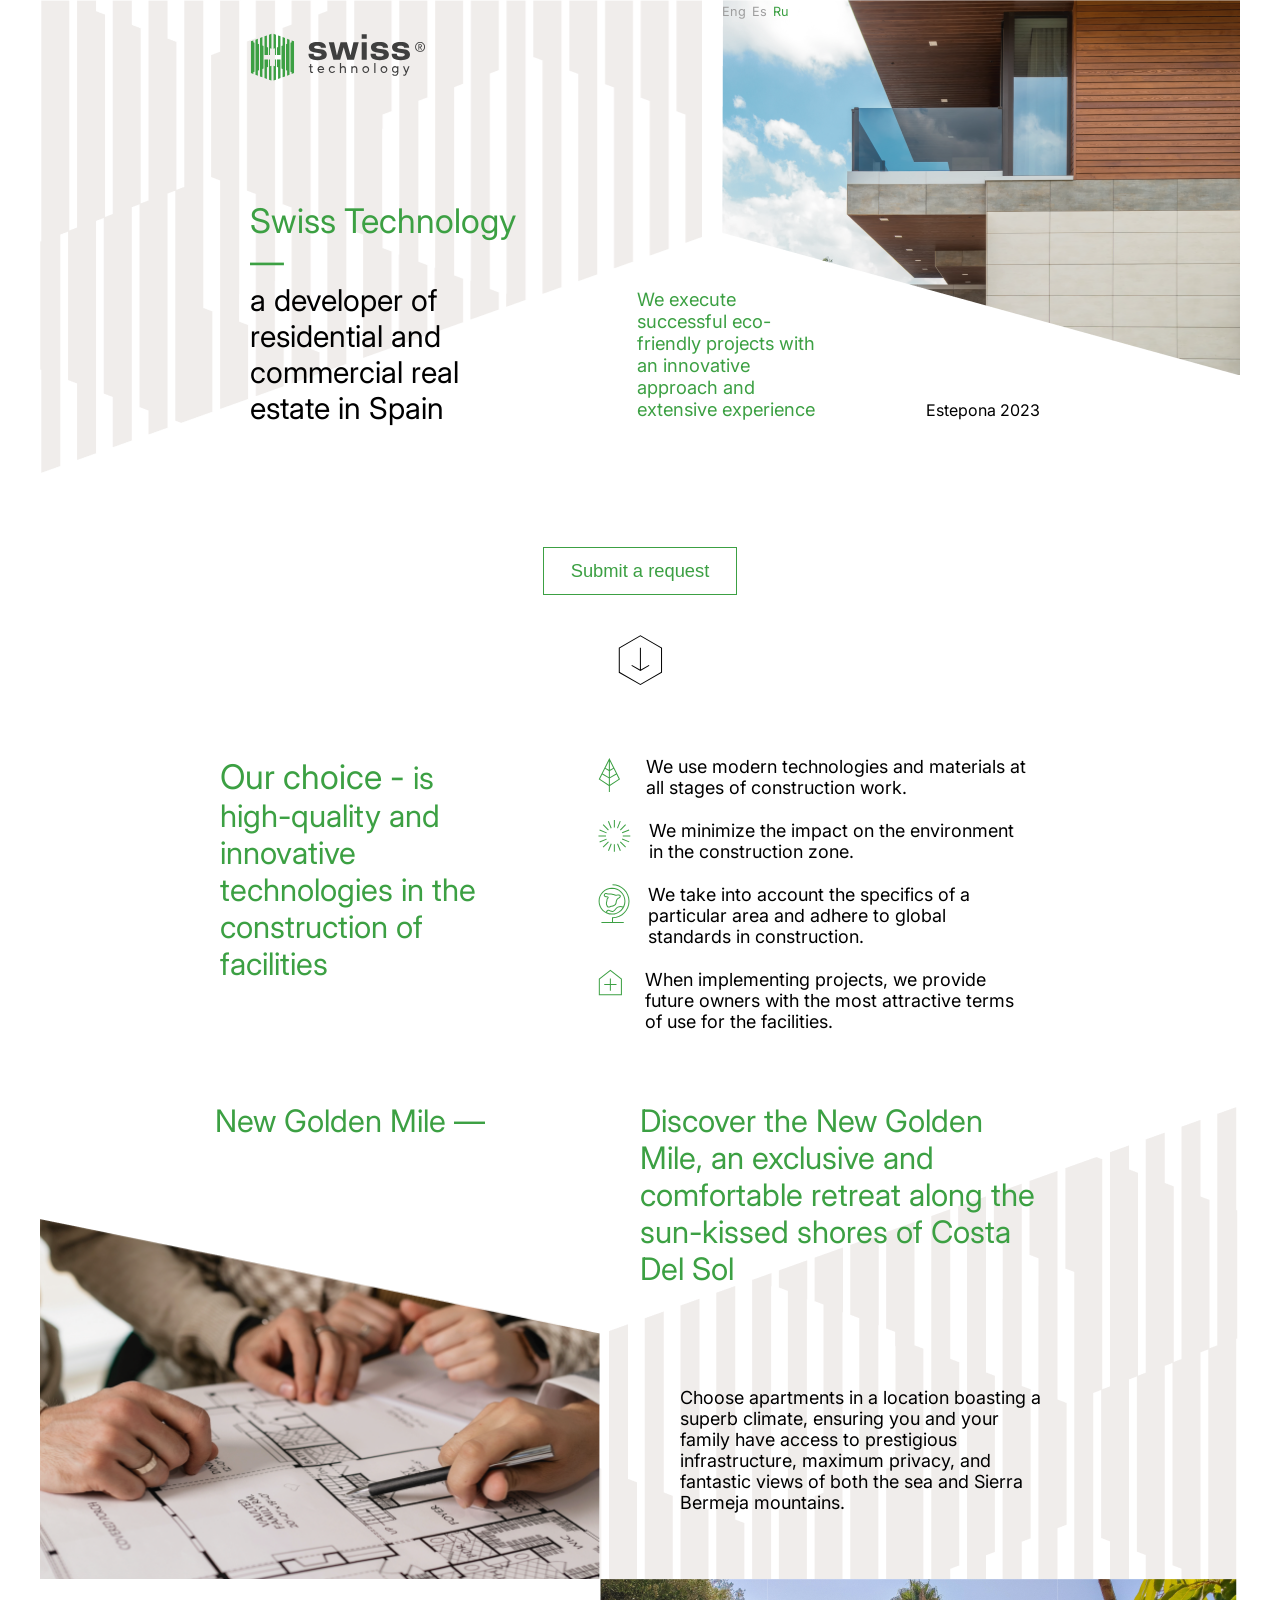
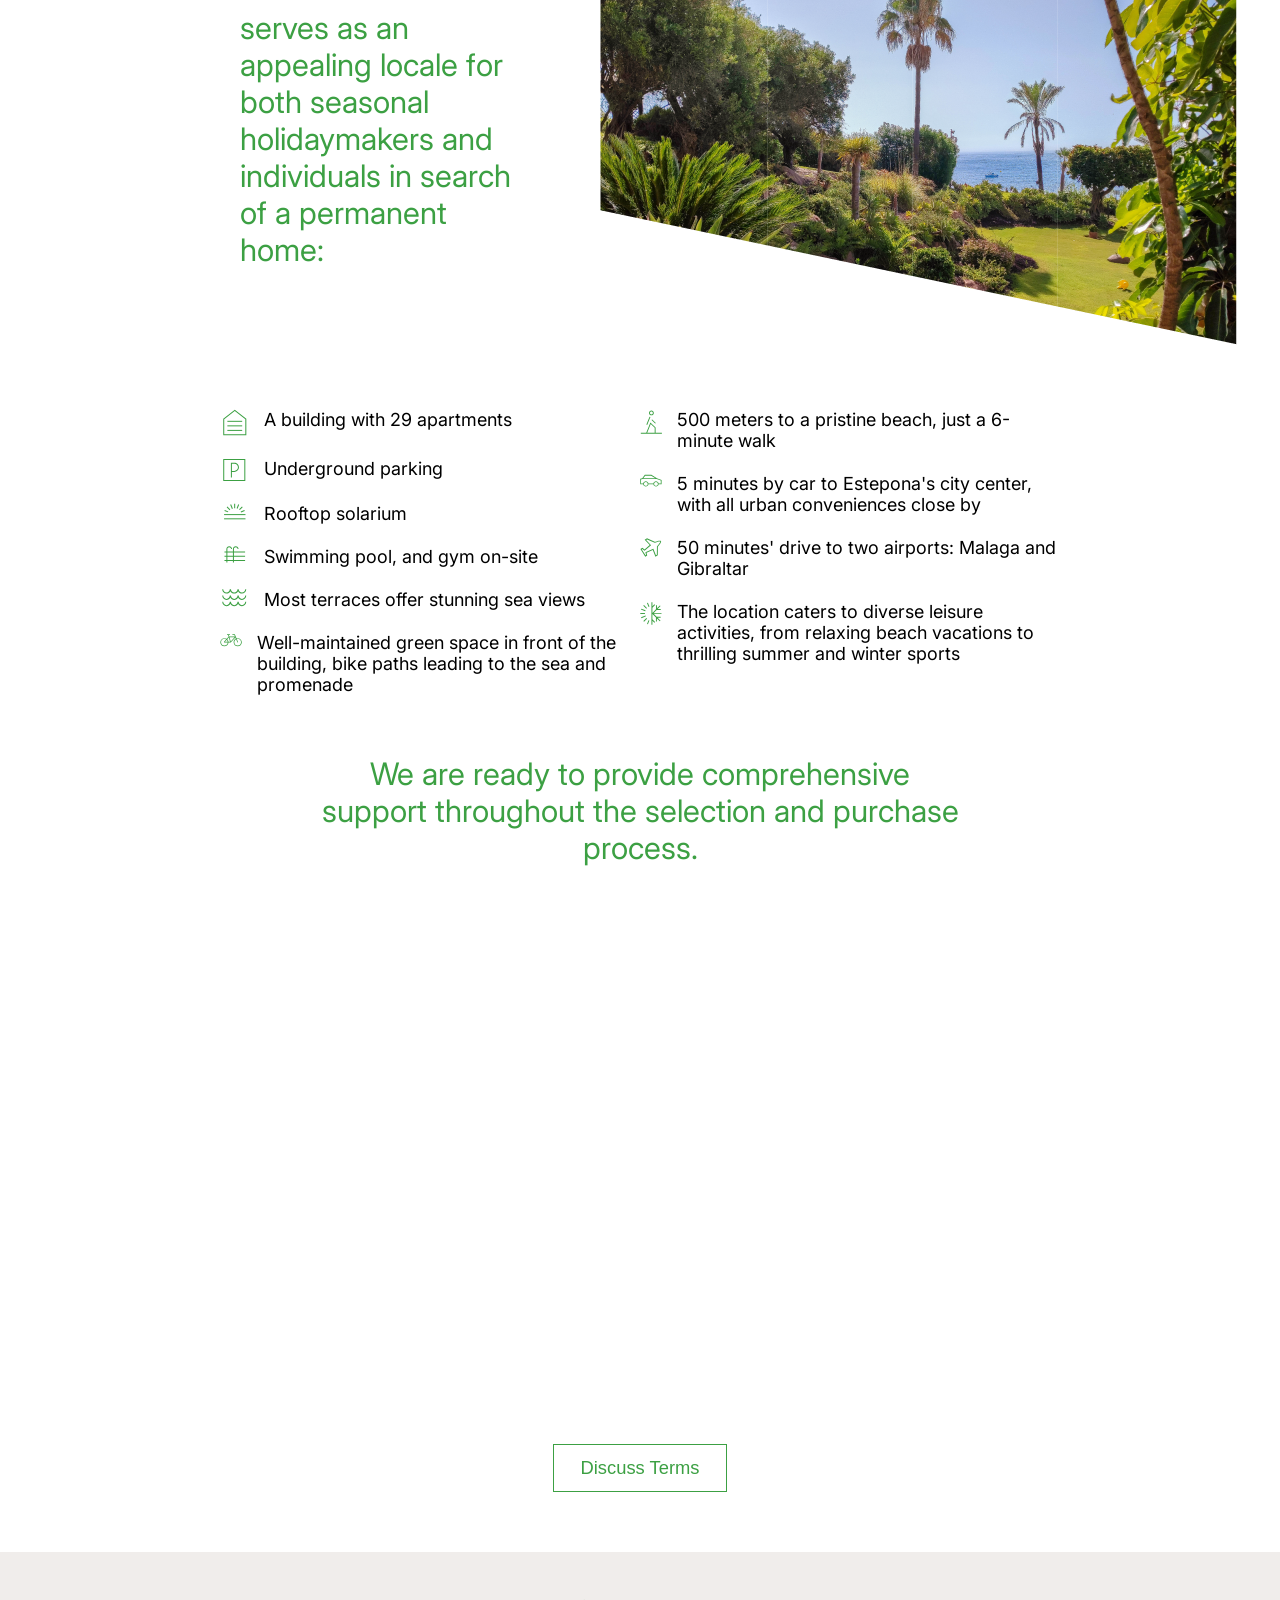
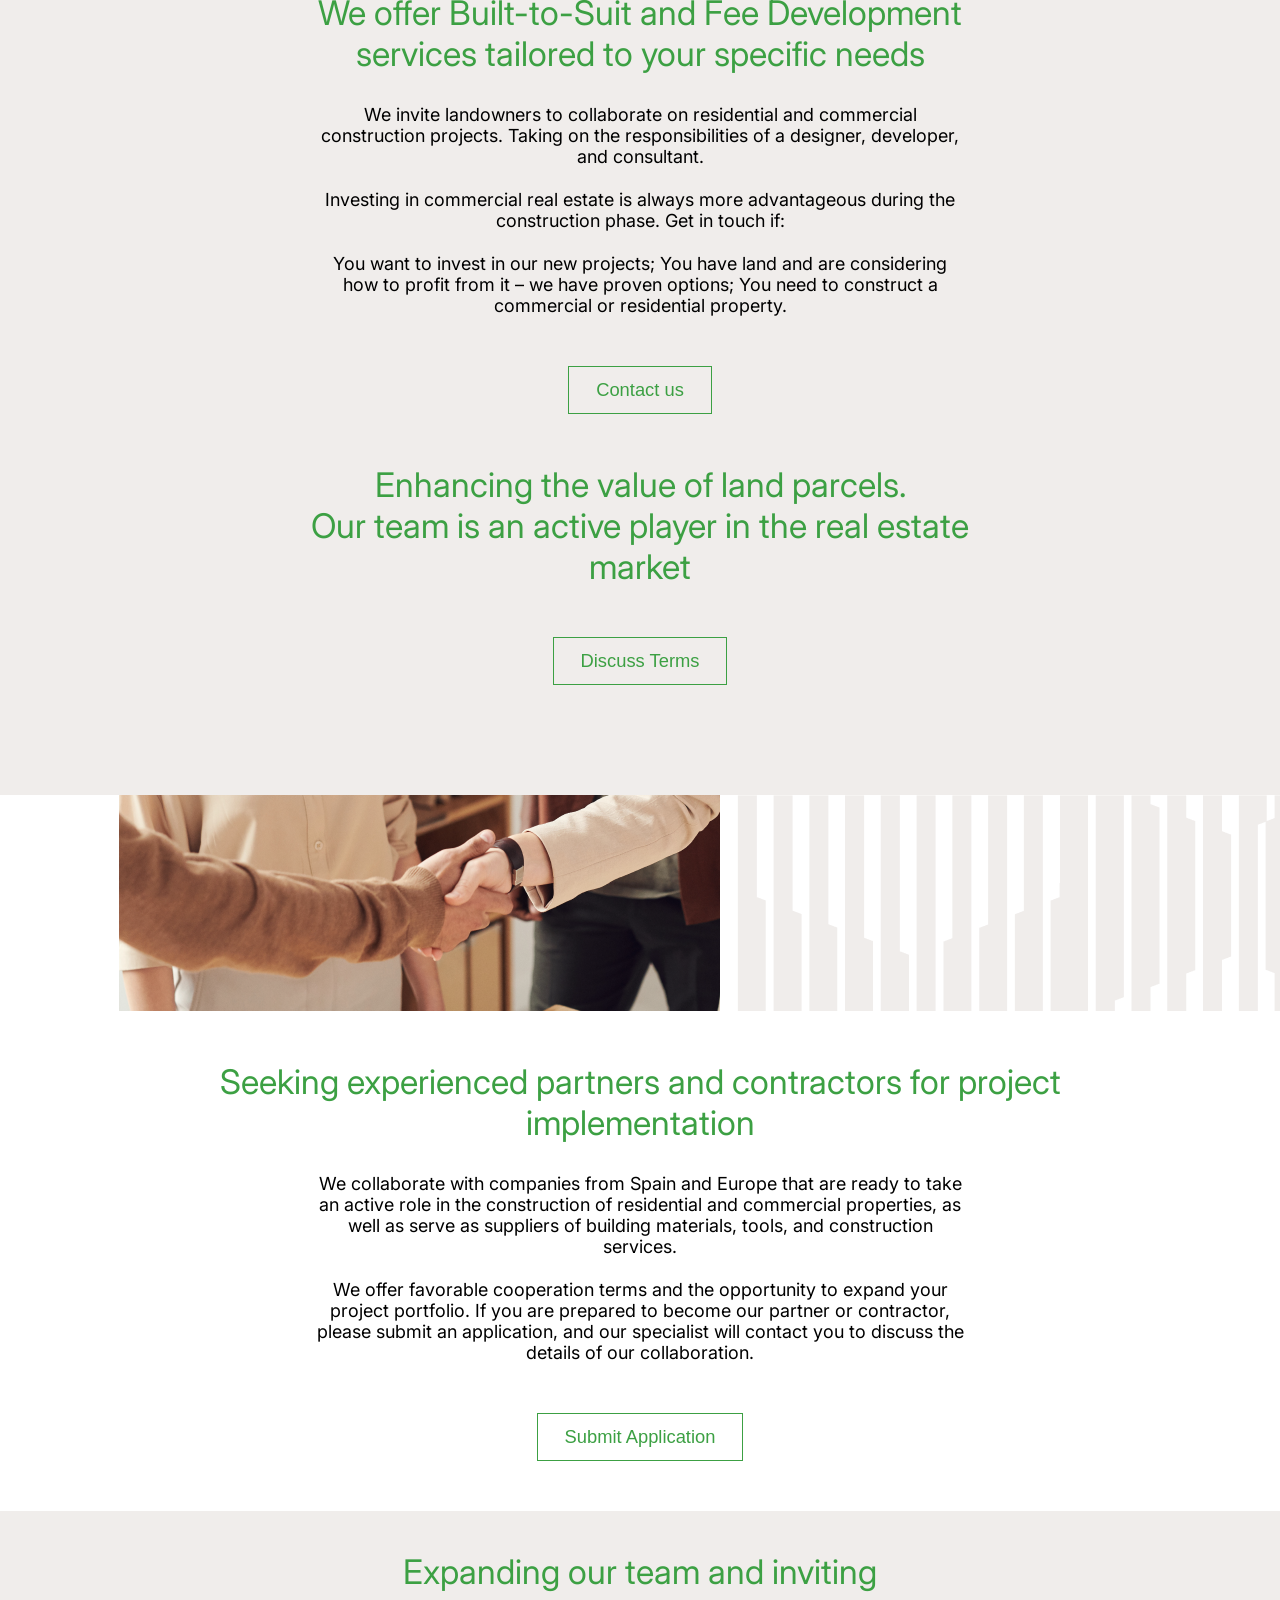
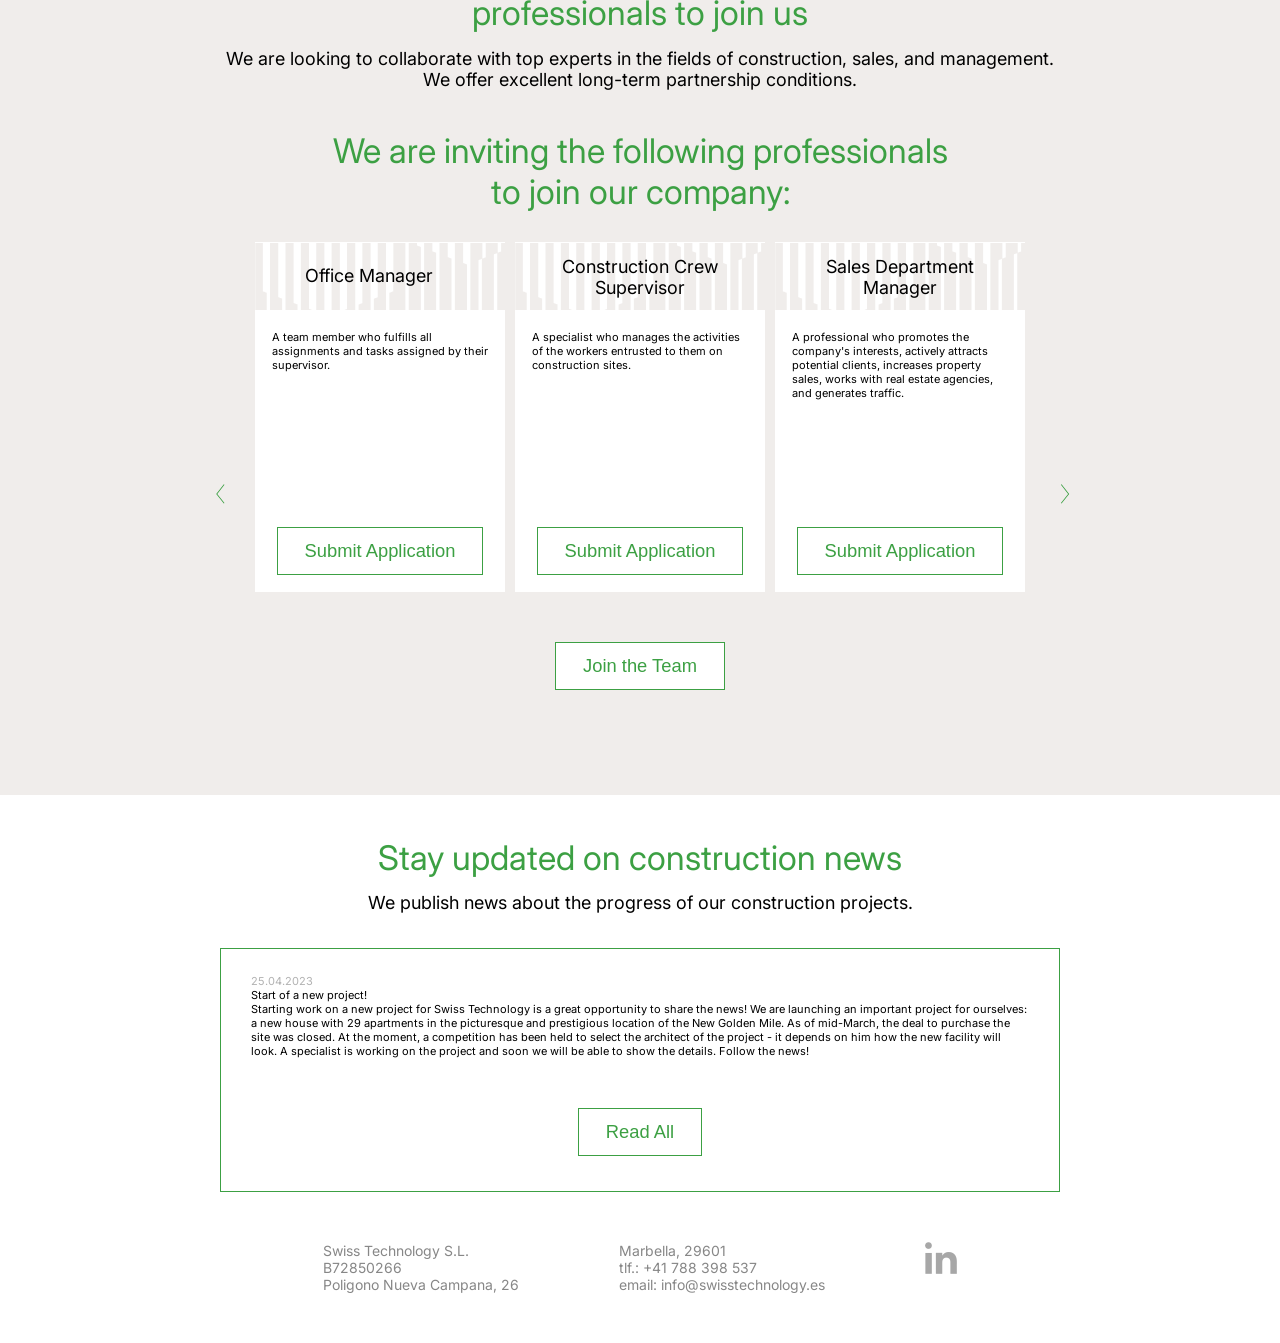
<file: index_eng.html>
<!DOCTYPE html>
<html lang="en">
<head>
    <link rel="preconnect" href="https://fonts.googleapis.com">
<link rel="preconnect" href="https://fonts.gstatic.com" crossorigin>
<link href="https://fonts.googleapis.com/css2?family=Inter:wght@500&family=Lato:wght@400;900&family=Open+Sans:wght@600;700;800&display=swap" rel="stylesheet">

<link type="image/x-icon" href="img/Asset-1.ico" rel="shortcut icon">
    <link rel="stylesheet" href="style.css">
    <meta charset="UTF-8">
    <meta name="viewport" content="width=device-width, initial-scale=1.0">
    <title>Swiss Technology</title>
    
    <script src="script.js"></script>
</head>
<body>
    <header class="header center">
        
        <div class="background-left">
        
        <div class="logo "><a href="#" >
            <img src="img/logo.svg">
        </a>
        </div>
        <div class="background-left__text">
            <h2 class="background-left__title">Swiss Technology —</h2>
            <p class="background-left__subtitle">a developer of residential and commercial real estate in Spain</p>
        </div>


        </div>
        <div class="background-right">

            <div class="language">
                <ul class="language__list">
                    <li class="language__item">
                        <a class="language__item_text" href="index_eng.html">Eng</a>

                    </li>
                    <li class="language__item">
                        <a class="language__item_text" href="index_es.html">Es</a>
                    </li>
                    <li class="language__item">
                        <a class="language__item_text active" href="index.html">Ru</a>
                    </li>
                </ul>
            </div>
            <div class="background-right__text">
                <p >We execute
                    successful eco-friendly
                    projects with an innovative
                    approach
                    and extensive experience </p>

            </div>

            <div class="background-right__subtitle">
                <p>Estepona 2023</p>
            </div>

        </div>
        
    
    </header>
    <section class="header__btn">
    <button class="btn">
        Submit a request
    </button>

    <svg width="45" height="51" viewBox="0 0 45 51" fill="none" xmlns="http://www.w3.org/2000/svg">
        <path d="M22.41 0.159912L0.780029 12.65V37.6299L22.41 50.1199L43.79 37.78L44.04 37.64V12.6599L22.41 0.169922V0.159912ZM43.04 37.0399L22.41 48.95L1.78003 37.0399V13.2199L22.41 1.30994L43.04 13.2199V37.0399Z" fill="black"/>
        <path d="M21.91 12.75V34.58L13.93 29.98L13.43 30.84L22.41 36.03L31.39 30.84L30.89 29.98L22.91 34.58V12.75H21.91Z" fill="black"/>
        </svg>
    </section>

    <section class="content">
        <div class="content__advantages center__content">
            <h3 class="content__advantages_title title"><span class="title-big">Our choice - </span>  is high-quality
                and innovative
                technologies
                in the construction
                of facilities </h3>
            <ul class="content__advantages_list list">
                <li class="content__advantages_item"> <svg class="item-svg_1" width="23" height="38" viewBox="0 0 23 35" fill="none" xmlns="http://www.w3.org/2000/svg">
                    <path d="M22.02 21.75L11.37 0.5L0.719971 21.75L10.87 28.5V34.47H11.87V28.5L22.02 21.75ZM11.87 27.3V20.83L18.51 16.99L20.72 21.41L11.86 27.3H11.87ZM11.87 12.31V3.72998L15.2 10.38L11.87 12.31ZM15.65 11.28L18.06 16.09L11.86 19.67V13.46L15.64 11.27L15.65 11.28ZM10.87 12.31L7.53003 10.38L10.87 3.72998V12.31ZM10.87 13.46V19.66L4.66998 16.08L7.08002 11.27L10.87 13.46ZM2.01001 21.4L4.21997 16.98L10.86 20.82V27.29L2 21.4H2.01001Z" fill="#3CA043"/>
                    </svg>                   
                    
                    <p class="content__advantages item-text">We use modern technologies
                        and materials at all stages
                        of construction work.</p></li>
                    <li class="content__advantages_item">
                    <svg class="item-svg_2" width="33" height="32" viewBox="0 0 33 32" fill="none" xmlns="http://www.w3.org/2000/svg">
                        <path d="M16.37 7.55005C16.54 7.55005 16.7 7.57008 16.87 7.58008V0.0400391H15.87V7.58008C16.04 7.58008 16.2 7.55005 16.37 7.55005Z" fill="#3CA043"/>
                        <path d="M10.8 9.68011L5.46997 4.3501L4.76001 5.06012L10.09 10.3901C10.31 10.1401 10.55 9.90011 10.8 9.68011Z" fill="#3CA043"/>
                        <path d="M13.68 8L10.84 1.02002L9.90997 1.40002L12.75 8.38C13.05 8.24001 13.36 8.11 13.68 8Z" fill="#3CA043"/>
                        <path d="M8.77002 12.3801L1.77002 9.59009L1.40002 10.5201L8.40002 13.3101C8.51002 12.9901 8.63002 12.6801 8.77002 12.3801Z" fill="#3CA043"/>
                        <path d="M24.32 13.26L31.3 10.42L30.92 9.48999L23.94 12.33C24.08 12.63 24.21 12.94 24.32 13.25V13.26Z" fill="#3CA043"/>
                        <path d="M22.65 10.3801L27.98 5.05005L27.27 4.34009L21.94 9.67004C22.19 9.89004 22.43 10.1301 22.65 10.3801Z" fill="#3CA043"/>
                        <path d="M7.96997 15.9502C7.96997 15.7802 7.99 15.6202 8 15.4502H0.460022V16.4502H8C8 16.2802 7.96997 16.1202 7.96997 15.9502Z" fill="#3CA043"/>
                        <path d="M19.94 8.35999L22.74 1.35999L21.81 0.98999L19.02 7.98999C19.34 8.09999 19.65 8.22 19.95 8.37L19.94 8.35999Z" fill="#3CA043"/>
                        <path d="M19.07 23.91L21.91 30.89L22.84 30.51L20 23.53C19.7 23.67 19.39 23.8 19.08 23.91H19.07Z" fill="#3CA043"/>
                        <path d="M23.97 19.5302L30.97 22.3301L31.34 21.4001L24.34 18.6001C24.23 18.9201 24.11 19.2202 23.97 19.5302Z" fill="#3CA043"/>
                        <path d="M21.94 22.23L27.27 27.5601L27.98 26.85L22.65 21.52C22.43 21.77 22.19 22.01 21.94 22.23Z" fill="#3CA043"/>
                        <path d="M24.75 15.4502C24.75 15.6202 24.78 15.7802 24.78 15.9502C24.78 16.1202 24.76 16.2802 24.75 16.4502H32.29V15.4502H24.75Z" fill="#3CA043"/>
                        <path d="M10.09 21.53L4.76001 26.86L5.46997 27.5699L10.8 22.24C10.55 22.02 10.32 21.78 10.09 21.53Z" fill="#3CA043"/>
                        <path d="M8.41998 18.6501L1.44 21.4901L1.82001 22.4202L8.79999 19.5801C8.65999 19.2801 8.52998 18.9701 8.41998 18.6601V18.6501Z" fill="#3CA043"/>
                        <path d="M16.37 24.3601C16.2 24.3601 16.04 24.3401 15.87 24.3301V31.8701H16.87V24.3301C16.7 24.3301 16.54 24.3601 16.37 24.3601Z" fill="#3CA043"/>
                        <path d="M12.8 23.55L10.01 30.55L10.94 30.92L13.73 23.92C13.41 23.81 13.1 23.69 12.8 23.55Z" fill="#3CA043"/>
                        </svg><p class="content__advantages item-text">
                            We minimize the
                            impact on the environment
                            in the construction zone.</p></li>
                    <li class="content__advantages_item">
                    <svg class="item-svg_2" width="32" height="39" viewBox="0 0 32 39" fill="none" xmlns="http://www.w3.org/2000/svg">
                        <path d="M31.51 17.1499C31.51 7.7699 23.89 0.149902 14.51 0.149902V1.1499C23.33 1.1499 30.51 8.3299 30.51 17.1499C30.51 25.9699 23.33 33.1499 14.51 33.1499H14.01V37.9299H3.42999V38.9299H25.76V37.9299H15.01V34.1399C24.15 33.8699 31.51 26.3499 31.51 17.1499Z" fill="#3CA043"/>
                        <path d="M14.01 30.5997C21.41 30.5997 27.43 24.5798 27.43 17.1798C27.43 9.77981 21.41 3.75977 14.01 3.75977C6.61001 3.75977 0.590027 9.77981 0.590027 17.1798C0.590027 24.5798 6.61001 30.5997 14.01 30.5997ZM14.01 29.5997C12.07 29.5997 10.24 29.1397 8.59998 28.3397C9.21998 27.5897 9.65998 27.1497 9.97998 26.9697C10.49 26.6797 11.22 26.9998 11.88 27.2898L12.29 27.4697C13.05 27.7997 14 28.2198 14.97 27.9298C16.1 27.5998 17.01 26.5497 17.46 25.9597C20.3 22.1597 23.36 23.0797 24.67 23.4797C24.67 23.4797 24.67 23.4797 24.68 23.4797C22.52 27.1297 18.55 29.5897 14 29.5897L14.01 29.5997ZM14.01 4.76978C20.86 4.76978 26.43 10.3397 26.43 17.1897C26.43 19.1297 25.97 20.9597 25.17 22.5997C25.11 22.5797 25.05 22.5598 24.97 22.5398C23.72 22.1598 19.92 21.0198 16.67 25.3798C16.05 26.2198 15.33 26.7997 14.7 26.9897C14.08 27.1697 13.38 26.8697 12.7 26.5697L12.29 26.3898C11.51 26.0498 10.44 25.5798 9.5 26.1198C9.04 26.3798 8.50002 26.9198 7.71002 27.8798C4.06002 25.7098 1.59998 21.7497 1.59998 17.1997C1.59998 10.3497 7.17002 4.77979 14.02 4.77979L14.01 4.76978Z" fill="#3CA043"/>
                        <path d="M7.90005 13.2098C8.05005 13.2398 8.27003 13.2599 8.51003 13.2899C8.85003 13.3199 9.56004 13.3799 9.71004 13.6199C9.71004 13.7099 9.53004 13.8398 9.39004 13.9698C9.22004 14.1098 9.02003 14.2799 8.88003 14.4999C8.57003 14.9999 8.54003 15.5698 8.51003 16.0698V16.2999C8.47003 16.7099 8.36002 17.1298 8.25002 17.5698C7.98002 18.6498 7.67004 19.8798 8.33004 21.3398L8.37002 21.4299C8.73002 22.2499 9.34001 23.6199 10.61 23.6199C10.71 23.6199 10.82 23.6198 10.93 23.5898C11.4 23.4998 11.83 23.3199 12.26 23.1499C12.6 23.0099 12.92 22.8699 13.24 22.7999C13.51 22.7399 13.77 22.6899 14.02 22.6399C14.57 22.5399 15.13 22.4299 15.72 22.1799C16.67 21.7699 17.36 21.2699 17.85 20.6299C18.47 19.8299 18.58 18.9998 18.69 18.1898C18.73 17.8798 18.78 17.5699 18.85 17.2499C19.08 16.2599 19.62 15.4198 20.39 14.8198C20.51 14.7298 20.68 14.6299 20.86 14.5299C21.52 14.1599 22.5201 13.5998 22.7801 12.4398C22.8201 12.2398 22.84 11.7498 22.59 11.3198C22.24 10.7198 21.66 10.4199 20.87 10.4199C20.48 10.4199 20.1 10.4899 19.76 10.5499C19.54 10.5899 19.34 10.6299 19.17 10.6299C18.22 10.6699 17.76 10.6099 16.93 10.4299C16.55 10.3499 16.19 10.2299 15.81 10.0999C15.35 9.93985 14.86 9.77982 14.34 9.68982C13.48 9.55982 12.57 9.50985 11.69 9.46985H11.52C10.49 9.40985 9.68999 9.34992 8.90999 9.16992C8.65999 9.10992 8.40005 9.08984 8.15005 9.08984C7.18005 9.08984 6.42002 9.48993 6.06002 10.1799C5.66002 10.9499 5.78003 11.5499 5.95003 11.9099C6.15003 12.3499 6.65999 12.9298 7.90999 13.2198L7.90005 13.2098ZM6.94002 10.6199C7.19002 10.1299 7.87004 10.0698 8.14004 10.0698C8.32004 10.0698 8.51001 10.0899 8.68001 10.1299C9.63001 10.3399 10.62 10.3998 11.46 10.4398H11.63C12.49 10.4898 13.37 10.5299 14.18 10.6599C14.62 10.7299 15.03 10.8699 15.48 11.0299C15.88 11.1599 16.28 11.3099 16.72 11.3999C17.61 11.5899 18.15 11.6599 19.2 11.6199C19.41 11.6199 19.65 11.5699 19.92 11.5199C20.23 11.4599 20.56 11.4099 20.86 11.4099C21.41 11.4099 21.6 11.6198 21.72 11.8198C21.8 11.9598 21.8 12.1698 21.8 12.2198C21.64 12.9398 20.96 13.3199 20.37 13.6499C20.13 13.7799 19.92 13.8999 19.77 14.0199C18.81 14.7599 18.16 15.7999 17.87 17.0099C17.79 17.3599 17.74 17.7099 17.69 18.0499C17.59 18.7899 17.5 19.4299 17.05 20.0099C16.66 20.5099 16.11 20.9099 15.31 21.2499C14.82 21.4599 14.36 21.5499 13.82 21.6499C13.55 21.6999 13.28 21.7498 12.99 21.8198C12.59 21.9198 12.22 22.0698 11.85 22.2198C11.46 22.3798 11.09 22.5399 10.73 22.5999C10 22.7399 9.56003 21.6999 9.26003 21.0199L9.21999 20.9199C8.70999 19.7799 8.95003 18.8199 9.20003 17.7999C9.32003 17.3299 9.44 16.8499 9.48 16.3599V16.1199C9.52 15.6999 9.53999 15.2999 9.71999 15.0199C9.76999 14.9399 9.89003 14.8299 10.01 14.7399C10.27 14.5199 10.63 14.2299 10.68 13.7399C10.72 13.4299 10.64 13.1499 10.46 12.9299C10.05 12.4199 9.23004 12.3499 8.58004 12.2899C8.39004 12.2699 8.23001 12.2599 8.11001 12.2399C7.44001 12.0899 6.99005 11.8199 6.84005 11.4799C6.73005 11.2499 6.76001 10.9599 6.93001 10.6299L6.94002 10.6199Z" fill="#3CA043"/>
                        </svg>
                        <p class="content__advantages item-text">
                            We take into account the specifics
                            of a particular
                            area and adhere to global standards
                            in construction. </p></li>
                    <li class="content__advantages_item">
                    <svg class="item-svg_3" width="24" height="27" viewBox="0 0 24 27" fill="none" xmlns="http://www.w3.org/2000/svg">
                        <path d="M12.37 0.850098L0.830017 9.80017V26.2401H23.92V9.80017L12.38 0.850098H12.37ZM22.91 25.2301H1.82001V10.2802L12.36 2.11011L22.9 10.2802V25.2301H22.91Z" fill="#3CA043"/>
                        <path d="M11.87 9.38013V15.0101H6.23999V16.0101H11.87V21.6501H12.87V16.0101H18.51V15.0101H12.87V9.38013H11.87Z" fill="#3CA043"/>
                        </svg><p class="content__advantages item-text">
                            When implementing projects,
                            we provide future owners with the most
                            attractive terms of use
                            for the facilities.</p></li>
            </ul>

        </div>
        <div class="content__info center">
            <div class="content__info_top-left">
                <div class="top-left title">New Golden Mile —</div>
                
                <div ><img class="top-left_img"src="img/top-left.png" alt="content-image"></div>
                
            </div>
            <div class="content__info_top-right">
                <div class="top-right ">
                    <h2 class="top-right_title">Discover the New Golden Mile, an exclusive and comfortable retreat along the sun-kissed shores of Costa Del Sol </h2>
                    <p class="top-right_text ">Choose apartments in a location boasting a superb climate, ensuring you and your family have access to prestigious infrastructure, maximum privacy, and fantastic views of both the sea and Sierra Bermeja mountains.</p>
                </div>
                    <div class="top-right_text"></div>
                    <div class="top-right_img"><img class="img-stripes" src="./img/top-right.png"></div>
            </div>
            <div class="content__info_bottom-left"><h2 class="bottom-left_title">serves as an appealing locale for both seasonal holidaymakers and individuals in search of a permanent home:</h2>
                
            </div>
            <div class="content__info_bottom-right"><img src="./img/btm-right.png"></div>
        </div>
        <div class="content__list center__content">
            <ul class="list-left">
<li class="list_item list">
    <svg class="svg" xmlns="http://www.w3.org/2000/svg" width="24" height="27" viewBox="0 0 24 27" fill="none">
        <path d="M12.28 0.780029L0.73999 9.72998V26.1699H23.83V9.72998L12.29 0.780029H12.28ZM22.82 25.1599H1.73001V10.21L12.27 2.04004L22.81 10.21V25.1599H22.82Z" fill="#3CA043"/>
        <path d="M19.69 11.8201H4.85999V12.8201H19.69V11.8201Z" fill="#3CA043"/>
        <path d="M19.69 16.3601H4.85999V17.3601H19.69V16.3601Z" fill="#3CA043"/>
        <path d="M19.69 20.8999H4.85999V21.8999H19.69V20.8999Z" fill="#3CA043"/>
      </svg>
      <p class="list-left_text item-text">A building with 29 apartments</p>
</li>
<li class="list_item list">
    <svg class="svg" xmlns="http://www.w3.org/2000/svg" width="23" height="23" viewBox="0 0 23 23" fill="none">
        <path d="M0.22998 0.909912V23H22.32V0.909912H0.22998ZM21.32 22H1.22998V1.90991H21.32V22Z" fill="#3CA043"/>
        <path d="M8.90997 13.96H11.3C13.87 13.96 15.96 11.87 15.96 9.30005C15.96 6.73005 13.87 4.63989 11.3 4.63989H8.29999V4.77002H7.90002V19.52H8.90002V13.95L8.90997 13.96ZM8.90997 5.6499H11.3C13.32 5.6499 14.96 7.29006 14.96 9.31006C14.96 11.3301 13.32 12.97 11.3 12.97H8.90997V5.65991V5.6499Z" fill="#3CA043"/>
      </svg>
      <p class="list-left_text item-text">Underground parking</p>
</li>
<li class="list_item list">
    <svg class="svg" xmlns="http://www.w3.org/2000/svg" width="22" height="17" viewBox="0 0 22 17" fill="none">
        <path d="M18.4834 3.50703L15.6337 6.35669L16.3408 7.0638L19.1905 4.21414L18.4834 3.50703Z" fill="#3CA043"/>
        <path d="M3.89155 3.54253L3.18457 4.24976L6.08411 7.14828L6.79109 6.44105L3.89155 3.54253Z" fill="#3CA043"/>
        <path d="M20.8581 7.085L17.2081 8.5686L17.5846 9.495L21.2346 8.0114L20.8581 7.085Z" fill="#3CA043"/>
        <path d="M7.62683 1.29915L6.70056 1.67603L8.43034 5.92744L9.35661 5.55057L7.62683 1.29915Z" fill="#3CA043"/>
        <path d="M11.67 0.72998H10.67V5.12988H11.67V0.72998Z" fill="#3CA043"/>
        <path d="M1.32759 6.99966L0.957031 7.92847L4.44936 9.32177L4.81992 8.39296L1.32759 6.99966Z" fill="#3CA043"/>
        <path d="M14.7197 1.27181L13.1019 5.32056L14.0305 5.6916L15.6483 1.64285L14.7197 1.27181Z" fill="#3CA043"/>
        <path d="M21.99 11.1001H0.570007V12.1001H21.99V11.1001Z" fill="#3CA043"/>
        <path d="M21.99 15.3201H0.570007V16.3201H21.99V15.3201Z" fill="#3CA043"/>
      </svg>
      <p class="list-left_text item-text">Rooftop solarium</p>
</li>
<li class="list_item list">
    <svg class="svg" xmlns="http://www.w3.org/2000/svg" width="22" height="17" viewBox="0 0 22 17" fill="none">
        <path d="M21.59 6.6001V5.6001H10.42V3.04004C10.42 2.04004 11.24 1.21997 12.24 1.21997C13.24 1.21997 14.06 2.03004 14.06 3.04004H15.06C15.06 1.49004 13.8 0.219971 12.24 0.219971C10.68 0.219971 9.41995 1.48004 9.41995 3.04004V5.6001H3.87997V3.04004C3.87997 2.04004 4.69998 1.21997 5.69998 1.21997C6.69998 1.21997 7.51999 2.03004 7.51999 3.04004H8.51999C8.51999 1.49004 7.25998 0.219971 5.69998 0.219971C4.13998 0.219971 2.87997 1.48004 2.87997 3.04004V5.6001H0.959961V6.6001H2.87997V9.82007H0.959961V10.8201H2.87997V14.04H0.959961V15.04H2.87997V16.6001H3.87997V15.04H9.41995V16.6001H10.42V15.04H21.59V14.04H10.42V10.8201H21.59V9.82007H10.42V6.6001H21.59ZM9.41995 14.04H3.87997V10.8201H9.41995V14.04ZM9.41995 9.82007H3.87997V6.6001H9.41995V9.82007Z" fill="#3CA043"/>
      </svg>
      <p class="list-left_text item-text">Swimming pool, and gym on-site</p>
</li>
<li class="list_item list">
    <svg class="svg"xmlns="http://www.w3.org/2000/svg" width="25" height="18" viewBox="0 0 25 18" fill="none">
        <path d="M4.50998 4.62012C6.21998 4.62012 7.68996 3.5999 8.36996 2.1499C9.04996 3.6099 10.52 4.62012 12.24 4.62012C13.96 4.62012 15.42 3.5999 16.11 2.1499C16.79 3.6099 18.2599 4.62012 19.9699 4.62012C22.3299 4.62012 24.25 2.70009 24.25 0.340088H23.25C23.25 2.15009 21.7799 3.62012 19.9699 3.62012C18.1599 3.62012 16.69 2.15009 16.69 0.340088H15.52C15.52 2.15009 14.05 3.62012 12.24 3.62012C10.43 3.62012 8.95999 2.15009 8.95999 0.340088H7.78995C7.78995 2.15009 6.31998 3.62012 4.50998 3.62012C2.69998 3.62012 1.22998 2.15009 1.22998 0.340088H0.22998C0.22998 2.70009 2.14998 4.62012 4.50998 4.62012Z" fill="#3CA043"/>
        <path d="M19.9699 9.87988C18.1599 9.87988 16.69 8.4101 16.69 6.6001H15.52C15.52 8.4101 14.05 9.87988 12.24 9.87988C10.43 9.87988 8.95999 8.4101 8.95999 6.6001H7.78995C7.78995 8.4101 6.31998 9.87988 4.50998 9.87988C2.69998 9.87988 1.22998 8.4101 1.22998 6.6001H0.22998C0.22998 8.9601 2.14998 10.8799 4.50998 10.8799C6.21998 10.8799 7.68996 9.85991 8.36996 8.40991C9.04996 9.85991 10.52 10.8799 12.24 10.8799C13.96 10.8799 15.42 9.85991 16.11 8.40991C16.79 9.85991 18.2599 10.8799 19.9699 10.8799C22.3299 10.8799 24.25 8.9601 24.25 6.6001H23.25C23.25 8.4101 21.7799 9.87988 19.9699 9.87988Z" fill="#3CA043"/>
        <path d="M19.9699 16.1299C18.1599 16.1299 16.69 14.6601 16.69 12.8501H15.52C15.52 14.6601 14.05 16.1299 12.24 16.1299C10.43 16.1299 8.95999 14.6601 8.95999 12.8501H7.78995C7.78995 14.6601 6.31998 16.1299 4.50998 16.1299C2.69998 16.1299 1.22998 14.6601 1.22998 12.8501H0.22998C0.22998 15.2101 2.14998 17.1299 4.50998 17.1299C6.21998 17.1299 7.68996 16.1099 8.36996 14.6599C9.04996 16.1199 10.52 17.1299 12.24 17.1299C13.96 17.1299 15.42 16.1099 16.11 14.6599C16.79 16.1199 18.2599 17.1299 19.9699 17.1299C22.3299 17.1299 24.25 15.2101 24.25 12.8501H23.25C23.25 14.6601 21.7799 16.1299 19.9699 16.1299Z" fill="#3CA043"/>
      </svg>
      <p class="list-left_text item-text">Most terraces offer stunning sea views</p>
</li>
<li class="list_item list">
    <svg class="svg" xmlns="http://www.w3.org/2000/svg" width="30" height="17" viewBox="0 0 30 17" fill="none">
        <path d="M24.13 5.28003C23.56 5.28003 23.01 5.37003 22.49 5.53003L20.2 0H16.88V1H19.54L20.36 2.98999H12.68L12.11 1H13.5201V0H9.61002V1H11.06L11.74 3.3501L9.09006 6.21997C8.21006 5.62997 7.15004 5.29004 6.01004 5.29004C2.93004 5.29004 0.420044 7.79988 0.420044 10.8799C0.420044 13.9599 2.93004 16.47 6.01004 16.47C9.09004 16.47 11.35 14.2001 11.58 11.3301H14.64L20.92 4.3501L21.57 5.92993C19.78 6.85993 18.55 8.72989 18.55 10.8899C18.55 13.9699 21.06 16.48 24.14 16.48C27.22 16.48 29.73 13.9699 29.73 10.8899C29.73 7.80989 27.22 5.30005 24.14 5.30005L24.13 5.28003ZM12.06 4.45996L13.74 10.3101H11.56C11.43 8.95006 10.8 7.73008 9.86002 6.83008L12.06 4.45996ZM10.54 10.3101H6.65005L9.19003 7.57007C9.93003 8.28007 10.41 9.24006 10.54 10.3101ZM6.01004 15.45C3.48004 15.45 1.42004 13.3901 1.42004 10.8601C1.42004 8.33011 3.48004 6.27002 6.01004 6.27002C6.88004 6.27002 7.69005 6.52995 8.39005 6.94995L5.52002 10.05V11.3H10.56C10.33 13.62 8.39005 15.4399 6.02005 15.4399L6.01004 15.45ZM14.64 9.81006L12.9601 3.97998H19.88L14.64 9.81006ZM24.13 15.45C21.6 15.45 19.54 13.3901 19.54 10.8601C19.54 9.12011 20.52 7.6301 21.95 6.8501L23.82 11.3601L24.74 10.98L22.87 6.46997C23.27 6.35997 23.68 6.28003 24.12 6.28003C26.65 6.28003 28.7101 8.34012 28.7101 10.8701C28.7101 13.4001 26.65 15.46 24.12 15.46L24.13 15.45Z" fill="#3CA043"/>
      </svg>
      <p class="list-left_text item-text">Well-maintained green space in front of the building, bike paths leading to the sea and promenade</p>
</li>
            </ul>
            <ul class="list-right list">
                <li class="list_item list">
                    <svg xmlns="http://www.w3.org/2000/svg" width="24" height="26" viewBox="0 0 24 26" fill="none">
                        <path d="M13.2714 10.2087L12.5798 10.9309L16.5593 14.7418L17.251 14.0196L13.2714 10.2087Z" fill="#3CA043"/>
                        <path d="M11.36 7.53003L10.44 7.15991L6.94 15.78L7.85999 16.1599L11.36 7.53003Z" fill="#3CA043"/>
                        <path d="M12.45 5.69995C13.9 5.69995 15.07 4.52008 15.07 3.08008C15.07 1.64008 13.89 0.459961 12.45 0.459961C11.01 0.459961 9.83002 1.64008 9.83002 3.08008C9.83002 4.52008 11.01 5.69995 12.45 5.69995ZM12.45 1.44995C13.35 1.44995 14.07 2.18007 14.07 3.07007C14.07 3.96007 13.34 4.68994 12.45 4.68994C11.56 4.68994 10.83 3.96007 10.83 3.07007C10.83 2.18007 11.56 1.44995 12.45 1.44995Z" fill="#3CA043"/>
                        <path d="M23.89 24.75H17.02V18.8701L11.33 13.47L6.82001 24.76H0.890015V25.76H7.44L7.48999 25.78V25.76H23.89V24.76V24.75ZM11.71 15.2L16.02 19.29V24.74H7.89001L11.71 15.1899V15.2Z" fill="#3CA043"/>
                      </svg>
                      <p class="list-left_text item-text">500 meters to a pristine beach, just a 6-minute walk</p>
                </li>
                <li class="list_item list">
                    <svg xmlns="http://www.w3.org/2000/svg" width="28" height="16" viewBox="0 0 28 16" fill="none">
                        <path d="M27.46 6.76001L21.51 4.56006L14.49 0.159912H6.14001L2.84998 4.57007L0.309998 5.20996V12.1899H4.08002C4.32002 13.8199 5.71998 15.0801 7.41998 15.0801C9.11998 15.0801 10.51 13.8199 10.76 12.1899H17.03C17.27 13.8199 18.67 15.0801 20.37 15.0801C22.07 15.0801 23.46 13.8199 23.71 12.1899H27.47V6.76001H27.46ZM6.65002 1.15991H14.21L19.56 4.52002H4.15002L6.65002 1.15991ZM7.41998 14.0701C6.09998 14.0701 5.03003 12.9999 5.03003 11.6799C5.03003 10.3599 6.09998 9.29004 7.41998 9.29004C8.73998 9.29004 9.81 10.3599 9.81 11.6799C9.81 12.9999 8.73998 14.0701 7.41998 14.0701ZM20.36 14.0701C19.04 14.0701 17.97 12.9999 17.97 11.6799C17.97 10.3599 19.04 9.29004 20.36 9.29004C21.68 9.29004 22.75 10.3599 22.75 11.6799C22.75 12.9999 21.68 14.0701 20.36 14.0701ZM26.46 11.1799H23.7C23.46 9.54993 22.06 8.29004 20.36 8.29004C18.66 8.29004 17.27 9.54993 17.02 11.1799H10.75C10.51 9.54993 9.10997 8.29004 7.40997 8.29004C5.70997 8.29004 4.32001 9.54993 4.07001 11.1799H1.29999V5.97998L3.20001 5.51001H21.22L26.45 7.44995V11.1799H26.46Z" fill="#3CA043"/>
                      </svg>
                      <p class="list-left_text item-text">5 minutes by car to Estepona's city center, with all urban conveniences close by</p>
                </li>
                <li class="list_item list">
                    <svg xmlns="http://www.w3.org/2000/svg" width="23" height="21" viewBox="0 0 23 21" fill="none">
                        <path d="M21.94 3.80005C21.71 3.49005 21.31 3.34009 20.7 3.34009C19.46 3.34009 17.42 3.95988 16.07 4.37988C15.83 4.45988 15.61 4.52008 15.43 4.58008L7.34998 0.909912L4.88 2.47998L10.14 7.95996L4.77002 12.7L2.51001 10.8401L0.440002 12.1599L5.48999 20.0901L7.56 18.78L6.83002 15.95L13.39 13.0901L16.13 20.1799L18.6 18.6101L18.69 9.72998L18.85 9.55005C21.35 6.67005 22.65 4.80006 21.92 3.81006L21.94 3.80005ZM18.11 8.87988L17.71 9.34009L17.62 18.04L16.63 18.6699L13.95 11.75L5.65002 15.3701L6.40997 18.3201L5.79999 18.71L1.82001 12.47L2.42999 12.0801L4.78003 14.02L11.57 8.03003L6.42999 2.66992L7.41998 2.04004L15.34 5.62988L15.51 5.58008C15.72 5.52008 16.01 5.43008 16.35 5.33008C17.56 4.96008 19.6 4.33008 20.69 4.33008C21.01 4.33008 21.11 4.37988 21.12 4.37988C21.22 4.63988 20.96 5.56012 18.1 8.87012L18.11 8.87988Z" fill="#3CA043"/>
                      </svg>
                      <p class="list-left_text item-text">50 minutes' drive to two airports: Malaga and Gibraltar</p>
                </li>
                <li class="list_item list">
                    <svg xmlns="http://www.w3.org/2000/svg" width="23" height="25" viewBox="0 0 23 25" fill="none">
                        <path d="M4.1523 3.72185L3.44519 4.42896L6.59195 7.57572L7.29906 6.86861L4.1523 3.72185Z" fill="#3CA043"/>
                        <path d="M6.71029 17.2657L3.50824 20.47L4.21559 21.1768L7.41765 17.9725L6.71029 17.2657Z" fill="#3CA043"/>
                        <path d="M8.23285 1.23495L7.30658 1.61182L8.94969 5.65021L9.87595 5.27334L8.23285 1.23495Z" fill="#3CA043"/>
                        <path d="M5.81864 14.5252L1.1142 16.4421L1.49155 17.3682L6.196 15.4512L5.81864 14.5252Z" fill="#3CA043"/>
                        <path d="M5.16998 12.01H0.299988V13.01H5.16998V12.01Z" fill="#3CA043"/>
                        <path d="M8.88729 19.5535L7.34882 23.4077L8.27756 23.7784L9.81603 19.9242L8.88729 19.5535Z" fill="#3CA043"/>
                        <path d="M1.34791 7.43716L0.977356 8.36597L5.45405 10.152L5.82461 9.22318L1.34791 7.43716Z" fill="#3CA043"/>
                        <path d="M22.48 12.8701V11.8701H14.37L17.42 8.82007H21.65V7.82007H18.42L21.47 4.77002L20.77 4.06006L17.71 7.12012V3.87012H16.71V8.12012L12.96 11.8701V11.1399V6.41992L15.77 3.6001L15.07 2.88989L12.96 5V0.620117H11.96V11.1399V13.8201V24.3401H12.96V19.95L15.07 22.0601L15.77 21.3501L12.96 18.54V13.8201V12.9199L16.67 16.6201V20.8999H17.67V17.6201L20.77 20.73L21.47 20.02L18.44 16.98H21.58V15.98H17.44L14.33 12.8701H22.48Z" fill="#3CA043"/>
                      </svg>
                      <p class="list-left_text item-text">The location caters to diverse leisure activities, from relaxing beach vacations to thrilling summer and winter sports</p>
                </li>
                
            </ul>
        </div>
    </section>
    <section class="content__video center__content">
        <h3 class="video-title title">
            We are ready to provide comprehensive support throughout the selection and purchase process.
        </h3>
        <div class="video">
        <iframe  width="100%" height="472" src="https://www.youtube.com/embed/qcfYeI7WKgI?si=aR2hGS7KlNkSv1uS" title="YouTube video player" frameborder="0" allow="accelerometer; autoplay; clipboard-write; encrypted-media; gyroscope; picture-in-picture; web-share" allowfullscreen></iframe></div>
        <button class="video__btn btn">
            Discuss Terms
        </button>
    </section>
    <section class="content__offers center">
        <h2 class="offers-title title-big">We offer Built-to-Suit and Fee Development<br> services tailored to your specific needs</h2>
        <ul class="offers-list list center__content">
            <li class="offers-item">
                We invite landowners to collaborate on residential and commercial construction projects. Taking on the responsibilities of a designer, developer, and consultant.
            </li>
            <li class="offers-item">
                Investing in commercial real estate is always more advantageous during the construction phase. Get in touch if:
            </li>
            <li class="offers-item">
                You want to invest in our new projects;
You have land and are considering how to profit from it – we have proven options;
You need to construct a commercial or residential property.
            </li>
            
        </ul>
        <button class="offers__btn btn">
            Contact us
        </button>
        <h2 class="offers-title title-big">Enhancing the value of land parcels.<br> Our team is an active player in the real estate<br> market</h2>
        <button class="offers__btn btn">
            Discuss Terms
        </button>
        
    </section>
    <div class="partners-img  ">
        <img class="partners-img_left" src="./img/offers-left.png">
        <img class="partners-img_left" src="./img/offers-right.png">
    </div>
    <section class="content__partners center">
       
        <h2 class="partners-title title-big">
            Seeking experienced partners and contractors for project <br>implementation
        </h2>
        <ul class="partners-list list">
            <li class="partners-item">
                We collaborate with companies from Spain and Europe that are ready to take an active role in the construction of residential and commercial properties, as well as serve as suppliers of building materials, tools, and construction services.
            </li>
            <li class="partners-item">
                We offer favorable cooperation terms and the opportunity to expand your project portfolio. If you are prepared to become our partner or contractor, please submit an application, and our specialist will contact you to discuss the details of our collaboration.
            </li>
        </ul>
        <button class="partners__btn btn">
            Submit Application
        </button>
    </section>
    <section class="content__team center__content">
    <h2 class="team-title title-big">
        Expanding our team and inviting<br> professionals to join us
    </h2>
    <p class="team-text list">
        We are looking to collaborate with top experts in the fields of construction, sales, and management. We offer excellent long-term partnership conditions.
    </p>
    <h2 class="team-title title-big">We are inviting the following professionals<br> to join our company:</h2>
        
        
        <div class="carousel-container">
            <div class="carousel">
              <div class="carousel-slide">
                <div class="block">
                    <div class="block-title">
                    <h3 class="title-block list">
                        Office Manager</h3>
                    </div>
                    <div class="block-text text">
                    <p >
                        A team member who fulfills all assignments and tasks assigned by their supervisor.
                    </p>
                  
                </div>
                <button class="block__btn btn">
                    Submit Application
                </button></div>
                </div>
              
              <div class="carousel-slide">
                <div class="block">
                    <div class="block-title ">
                    <h3 class="title-block list exception ">
                        Construction Crew Supervisor</h3>
                    </div>
                    <div class="block-text text">
                    <p >
                        A specialist who manages the activities of the workers entrusted to them on construction sites.
                    </p>
                    
                </div>
                <button class="block__btn btn">
                    Submit Application
                </button></div>
                </div>
              <div class="carousel-slide">
                <div class="block">
                    <div class="block-title">
                    <h3 class="title-block list exception">
                        Sales Department Manager</h3>
                    </div>
                    <div class="block-text text">
                    <p >
                        A professional who promotes the company's interests, actively attracts potential clients, increases property sales, works with real estate agencies, and generates traffic.
                    </p>
                    
                </div>
                <button class="block__btn btn">
                    Submit Application
                </button>
            </div>
                </div>
              </div>
            </div>
          </div>
          <div class="controls">
            <button class="prev-btn">
              <svg xmlns="http://www.w3.org/2000/svg" width="11" height="24" viewBox="0 0 11 24" fill="none">
                <path d="M10.09 23.46L0.950012 11.9399L10.09 0.410156L10.87 1.02979L2.23001 11.9399L10.87 22.8398L10.09 23.46Z" fill="#3CA043"/>
              </svg>
            </button>
            <button class="next-btn">
              <svg xmlns="http://www.w3.org/2000/svg" width="11" height="24" viewBox="0 0 11 24" fill="none">
                <path d="M1.38 23.46L0.599976 22.8398L9.23999 11.9399L0.599976 1.02979L1.38 0.410156L10.52 11.9399L1.38 23.46Z" fill="#3CA043"/>
              </svg>
            </button>
           
          </div>
          <button class="partners__btn btn">
            Join the Team
        </button>
        </section>
        <section class="content__news center__content">
            <h2 class="news-title title-big">Stay updated on construction news</h2>
            <p class="news-text list">We publish news about the progress of our construction projects.</p>
            <div class="news-window">
                <div class="window-news">
                    <p class="window-date">25.04.2023</p>
                    <p class="window-text text">Start of a new project! <br>
                        
Starting work on a new project for Swiss Technology is a great opportunity to share the news! We are launching an important project for ourselves: a new house with 29 apartments in the picturesque and prestigious location of the New Golden Mile. As of mid-March, the deal to purchase the site was closed. At the moment, a competition has been held to select the architect of the project - it depends on him how the new facility will look. A specialist is working on the project and soon we will be able to show the details. Follow the news!</p>

                </div>
                <button class="window__btn btn">
                    Read All
                </button>
                
            </div>
        </section>

        <footer class="footer center__content">
            <div class="footer-left footer-text">
<ul class="left-list">
    <li class="left-item ">
        Swiss Technology S.L.</li>
        <li class="left-item">B72850266</li>
        <li class="left-item">Poligono Nueva Campana, 26
    </li>
</ul>
            </div>
            <div class="footer-center footer-text">
                <ul class="center-list">
                    <li class="center-item">
                       Marbella, 29601</li>
                       <li class="center-item"><a  class="link" href="tel:+41 788 398 537">tlf.: +41 788 398 537</a></li>
                       <li class="center-item"><a class="link" href="mailto:info@swisstechnology.es">email: info@swisstechnology.es</a>
                    </li>
                </ul>
            </div>
            <div class="footer-right">
                <ul class="right-list">
                                           
                        <li class="right-item"><a href="https://www.linkedin.com/company/swiss-technology/?viewAsMember=true"><img src="./img/LINKEDIN_icon-icons.com_65538 (1).png"></a></li>
                       
                </ul>
            </div>
        </footer>
</body>
</html>
</file>
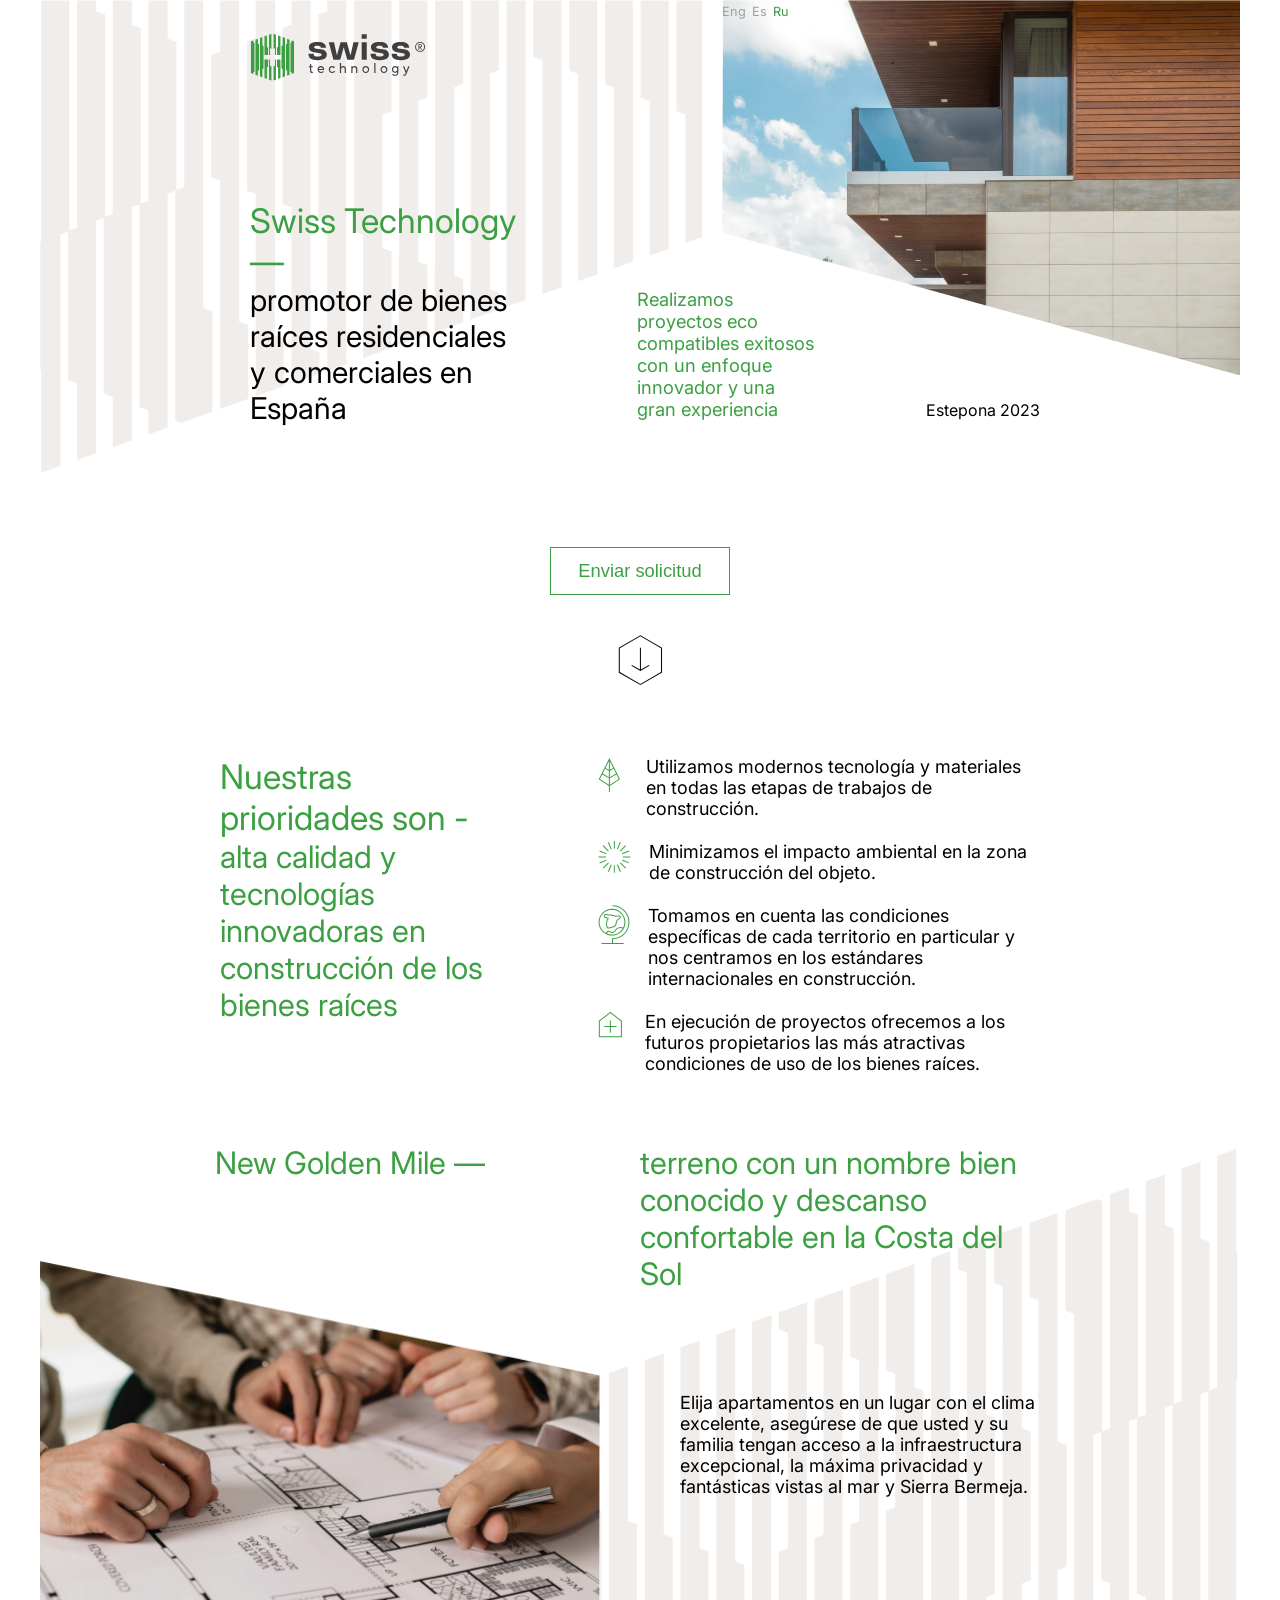
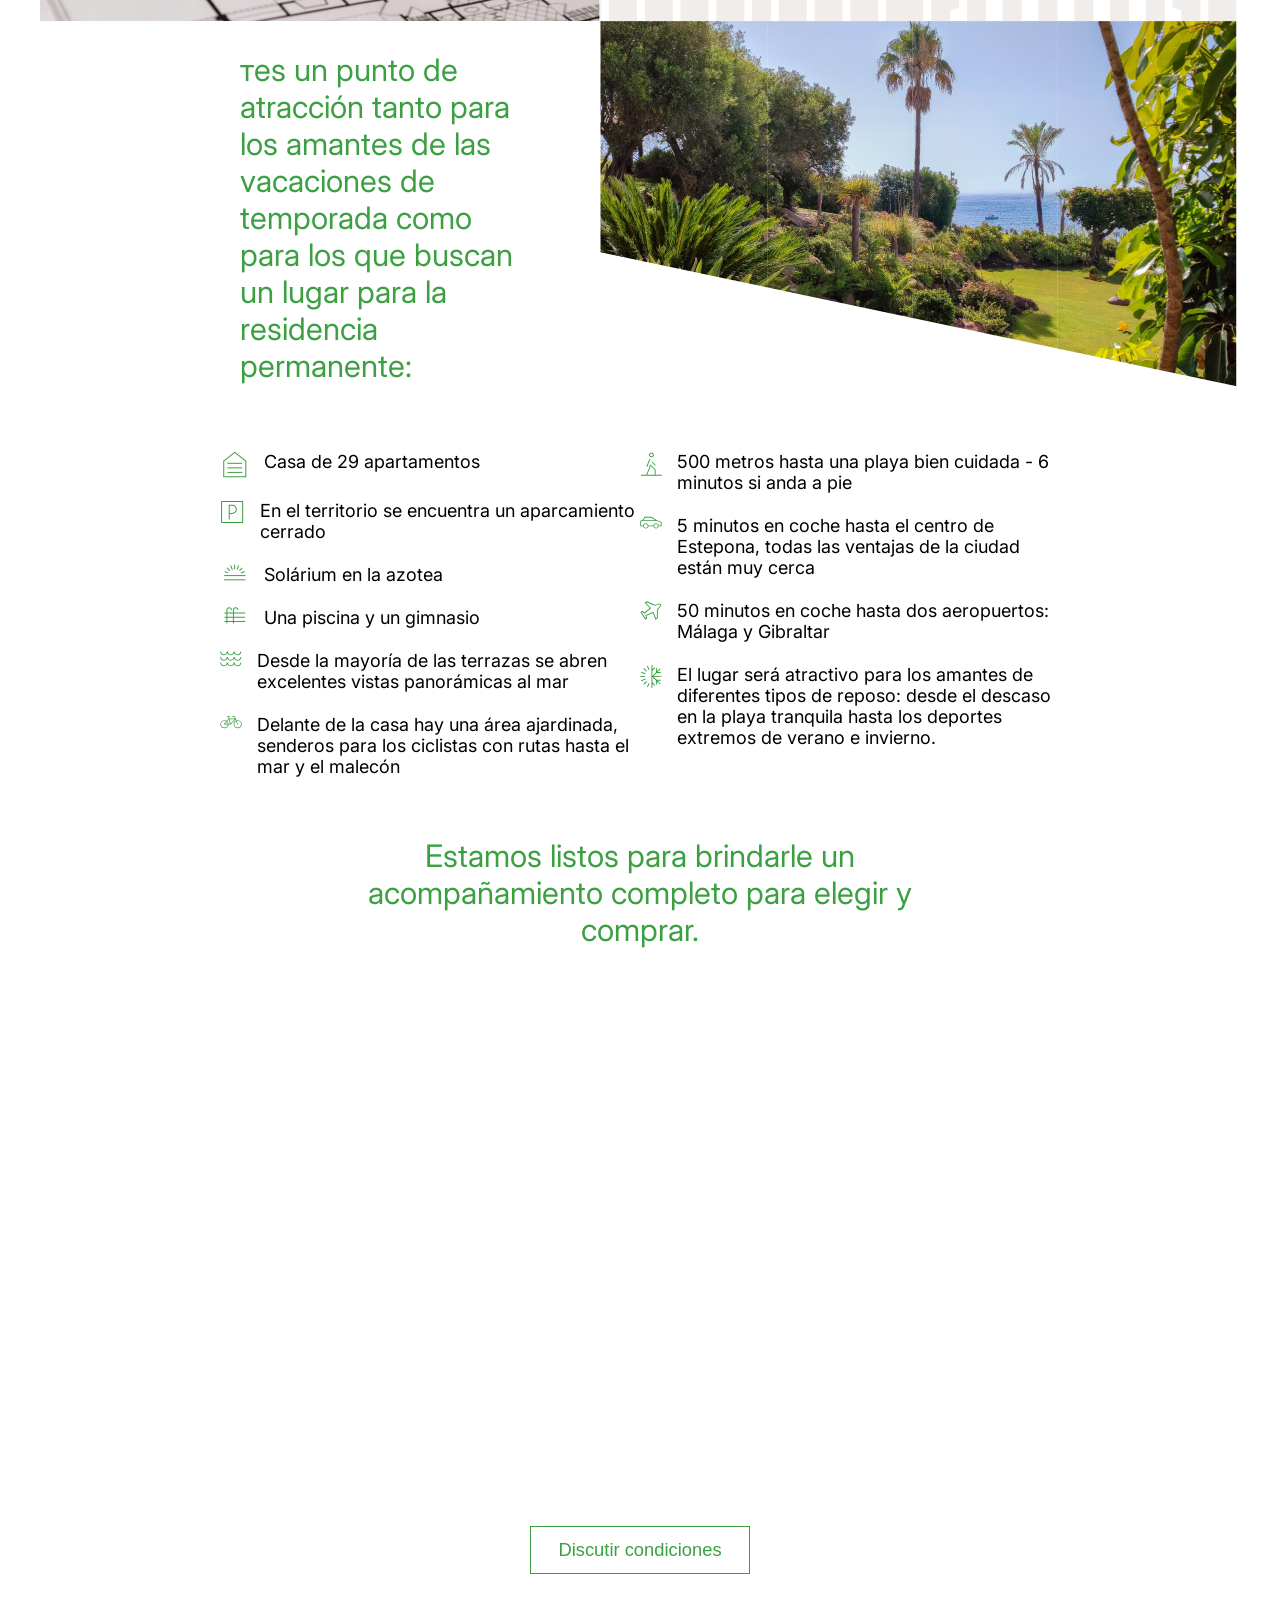
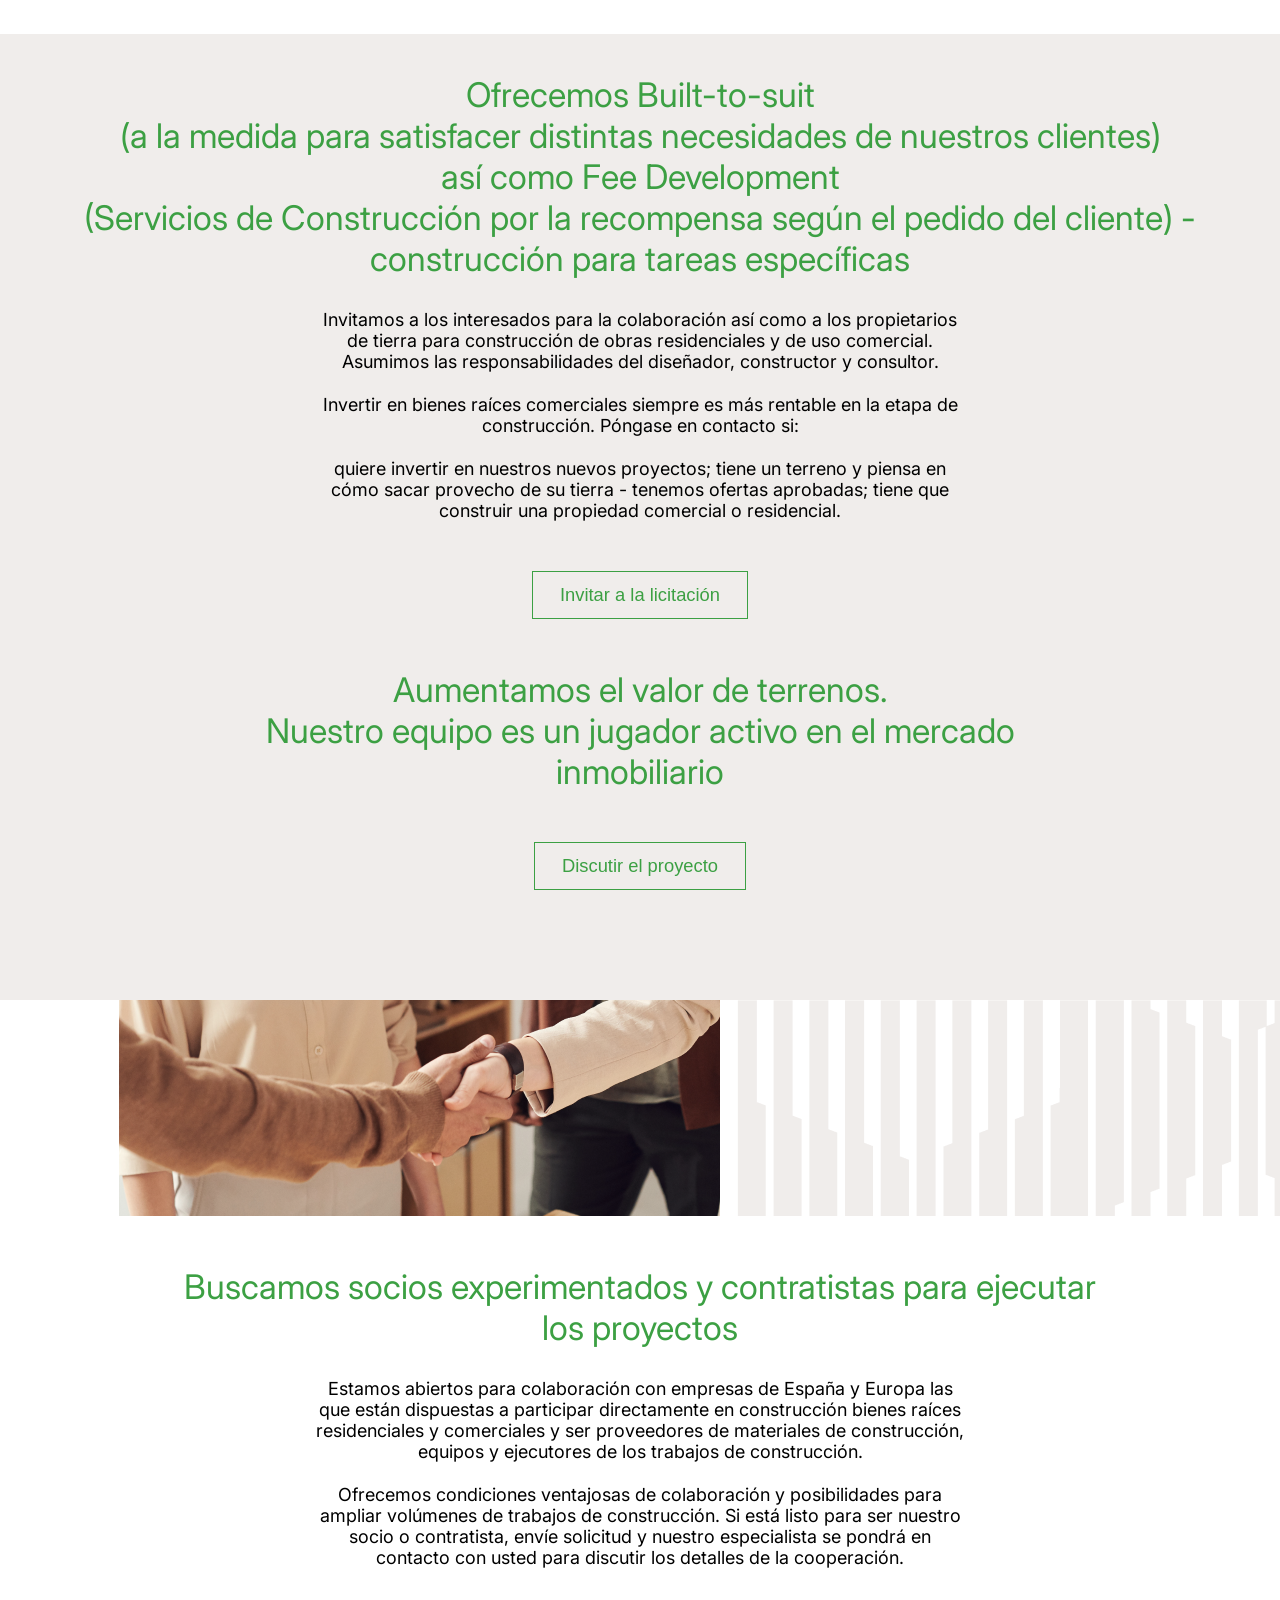
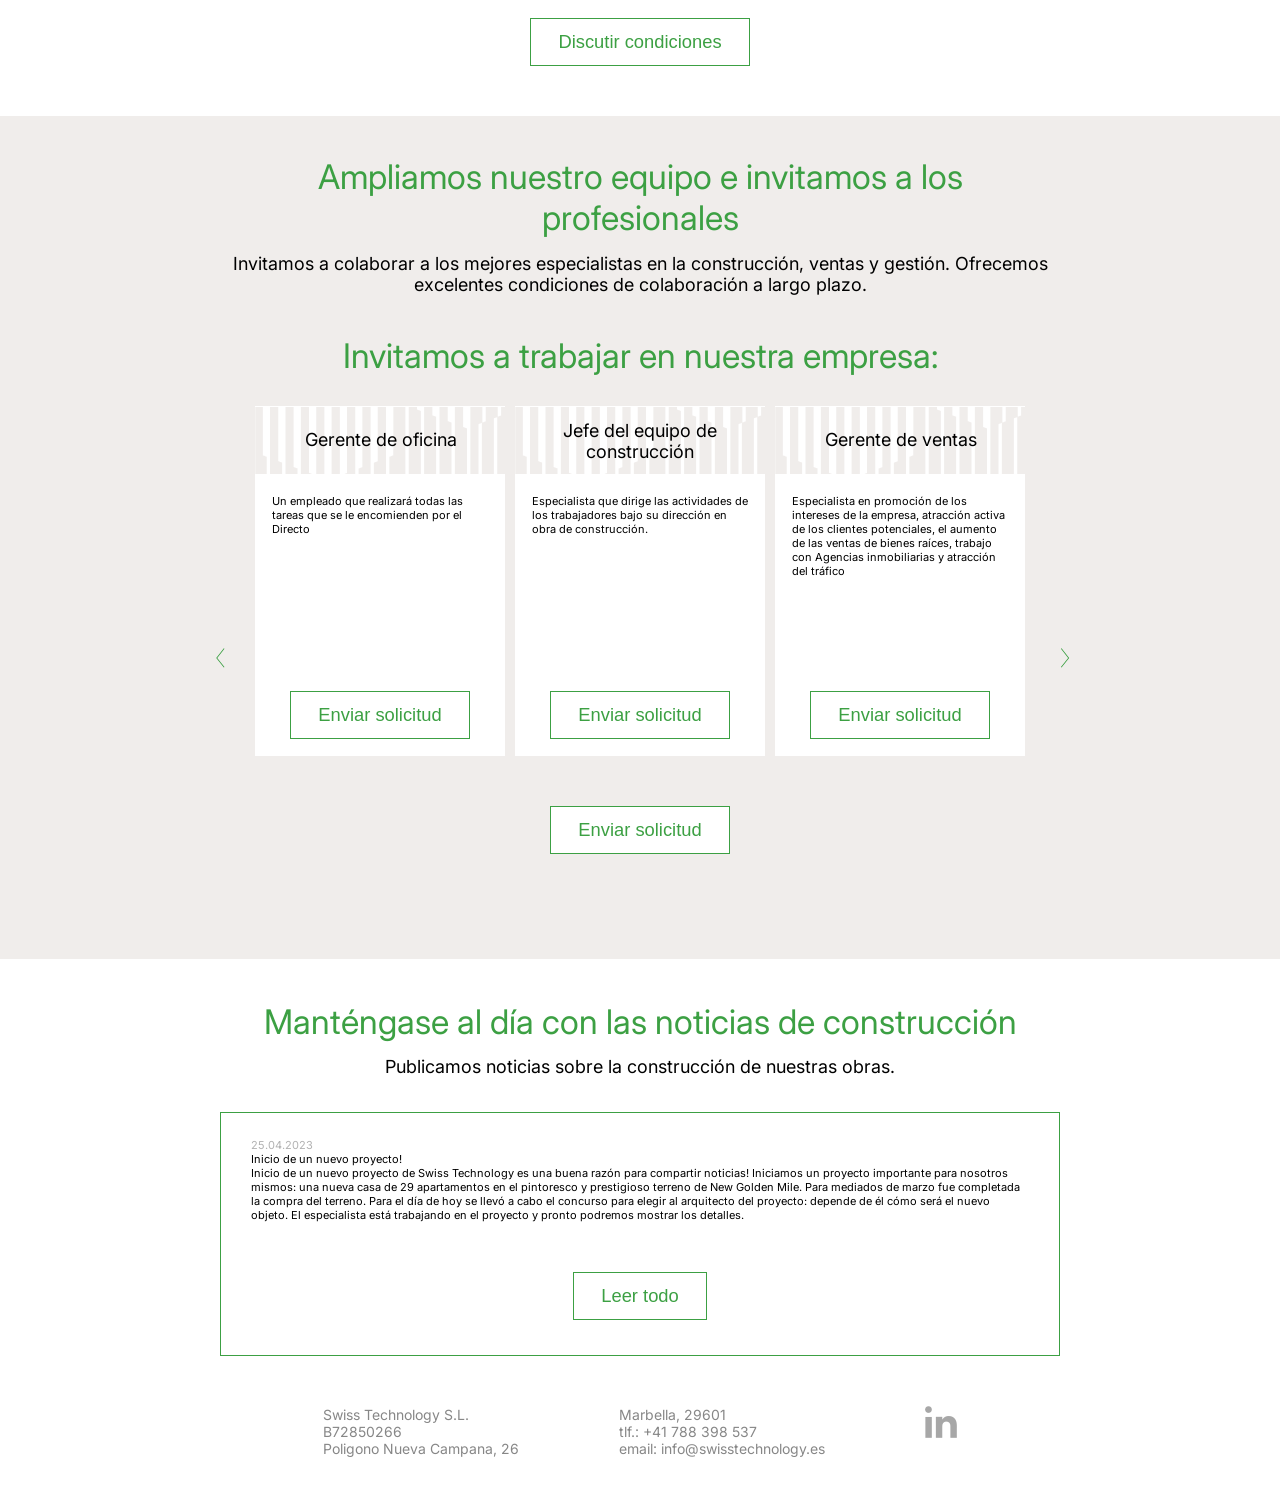
<file: index_es.html>
<!DOCTYPE html>
<html lang="en">
<head>
    <link rel="preconnect" href="https://fonts.googleapis.com">
<link rel="preconnect" href="https://fonts.gstatic.com" crossorigin>
<link href="https://fonts.googleapis.com/css2?family=Inter:wght@500&family=Lato:wght@400;900&family=Open+Sans:wght@600;700;800&display=swap" rel="stylesheet">

<link type="image/x-icon" href="img/Asset-1.ico" rel="shortcut icon">
    <link rel="stylesheet" href="style.css">
    <meta charset="UTF-8">
    <meta name="viewport" content="width=device-width, initial-scale=1.0">
    <title>Swiss Technology</title>
    
    <script src="script.js"></script>
</head>
<body>
    <header class="header center">
        
        <div class="background-left">
        
        <div class="logo "><a href="#" >
            <img src="img/logo.svg">
        </a>
        </div>
        <div class="background-left__text">
            <h2 class="background-left__title">Swiss Technology —</h2>
            <p class="background-left__subtitle">promotor de bienes
                raíces residenciales y comerciales en España</p>
        </div>


        </div>
        <div class="background-right">

            <div class="language">
                <ul class="language__list">
                    <li class="language__item">
                        <a class="language__item_text" href="index_eng.html">Eng</a>

                    </li>
                    <li class="language__item">
                        <a class="language__item_text" href="index_es.html">Es</a>
                    </li>
                    <li class="language__item">
                        <a class="language__item_text active" href="index.html">Ru</a>
                    </li>
                </ul>
            </div>
            <div class="background-right__text">
                <p >Realizamos
                    proyectos eco compatibles
                    exitosos con un enfoque
                    innovador y una gran experiencia </p>

            </div>

            <div class="background-right__subtitle">
                <p>Estepona 2023</p>
            </div>

        </div>
        
    
    </header>
    <section class="header__btn">
    <button class="btn">
        Enviar solicitud
    </button>

    <svg width="45" height="51" viewBox="0 0 45 51" fill="none" xmlns="http://www.w3.org/2000/svg">
        <path d="M22.41 0.159912L0.780029 12.65V37.6299L22.41 50.1199L43.79 37.78L44.04 37.64V12.6599L22.41 0.169922V0.159912ZM43.04 37.0399L22.41 48.95L1.78003 37.0399V13.2199L22.41 1.30994L43.04 13.2199V37.0399Z" fill="black"/>
        <path d="M21.91 12.75V34.58L13.93 29.98L13.43 30.84L22.41 36.03L31.39 30.84L30.89 29.98L22.91 34.58V12.75H21.91Z" fill="black"/>
        </svg>
    </section>

    <section class="content">
        <div class="content__advantages center__content">
            <h3 class="content__advantages_title title"><span class="title-big">Nuestras prioridades son -</span> alta calidad y tecnologías innovadoras en construcción de los bienes raíces</h3>
            <ul class="content__advantages_list list">
                <li class="content__advantages_item"> <svg class="item-svg_1" width="23" height="38" viewBox="0 0 23 35" fill="none" xmlns="http://www.w3.org/2000/svg">
                    <path d="M22.02 21.75L11.37 0.5L0.719971 21.75L10.87 28.5V34.47H11.87V28.5L22.02 21.75ZM11.87 27.3V20.83L18.51 16.99L20.72 21.41L11.86 27.3H11.87ZM11.87 12.31V3.72998L15.2 10.38L11.87 12.31ZM15.65 11.28L18.06 16.09L11.86 19.67V13.46L15.64 11.27L15.65 11.28ZM10.87 12.31L7.53003 10.38L10.87 3.72998V12.31ZM10.87 13.46V19.66L4.66998 16.08L7.08002 11.27L10.87 13.46ZM2.01001 21.4L4.21997 16.98L10.86 20.82V27.29L2 21.4H2.01001Z" fill="#3CA043"/>
                    </svg>                   
                    
                    <p class="content__advantages item-text">Utilizamos modernos tecnología y materiales en todas las etapas de trabajos de construcción.</p></li>
                    <li class="content__advantages_item">
                    <svg class="item-svg_2" width="33" height="32" viewBox="0 0 33 32" fill="none" xmlns="http://www.w3.org/2000/svg">
                        <path d="M16.37 7.55005C16.54 7.55005 16.7 7.57008 16.87 7.58008V0.0400391H15.87V7.58008C16.04 7.58008 16.2 7.55005 16.37 7.55005Z" fill="#3CA043"/>
                        <path d="M10.8 9.68011L5.46997 4.3501L4.76001 5.06012L10.09 10.3901C10.31 10.1401 10.55 9.90011 10.8 9.68011Z" fill="#3CA043"/>
                        <path d="M13.68 8L10.84 1.02002L9.90997 1.40002L12.75 8.38C13.05 8.24001 13.36 8.11 13.68 8Z" fill="#3CA043"/>
                        <path d="M8.77002 12.3801L1.77002 9.59009L1.40002 10.5201L8.40002 13.3101C8.51002 12.9901 8.63002 12.6801 8.77002 12.3801Z" fill="#3CA043"/>
                        <path d="M24.32 13.26L31.3 10.42L30.92 9.48999L23.94 12.33C24.08 12.63 24.21 12.94 24.32 13.25V13.26Z" fill="#3CA043"/>
                        <path d="M22.65 10.3801L27.98 5.05005L27.27 4.34009L21.94 9.67004C22.19 9.89004 22.43 10.1301 22.65 10.3801Z" fill="#3CA043"/>
                        <path d="M7.96997 15.9502C7.96997 15.7802 7.99 15.6202 8 15.4502H0.460022V16.4502H8C8 16.2802 7.96997 16.1202 7.96997 15.9502Z" fill="#3CA043"/>
                        <path d="M19.94 8.35999L22.74 1.35999L21.81 0.98999L19.02 7.98999C19.34 8.09999 19.65 8.22 19.95 8.37L19.94 8.35999Z" fill="#3CA043"/>
                        <path d="M19.07 23.91L21.91 30.89L22.84 30.51L20 23.53C19.7 23.67 19.39 23.8 19.08 23.91H19.07Z" fill="#3CA043"/>
                        <path d="M23.97 19.5302L30.97 22.3301L31.34 21.4001L24.34 18.6001C24.23 18.9201 24.11 19.2202 23.97 19.5302Z" fill="#3CA043"/>
                        <path d="M21.94 22.23L27.27 27.5601L27.98 26.85L22.65 21.52C22.43 21.77 22.19 22.01 21.94 22.23Z" fill="#3CA043"/>
                        <path d="M24.75 15.4502C24.75 15.6202 24.78 15.7802 24.78 15.9502C24.78 16.1202 24.76 16.2802 24.75 16.4502H32.29V15.4502H24.75Z" fill="#3CA043"/>
                        <path d="M10.09 21.53L4.76001 26.86L5.46997 27.5699L10.8 22.24C10.55 22.02 10.32 21.78 10.09 21.53Z" fill="#3CA043"/>
                        <path d="M8.41998 18.6501L1.44 21.4901L1.82001 22.4202L8.79999 19.5801C8.65999 19.2801 8.52998 18.9701 8.41998 18.6601V18.6501Z" fill="#3CA043"/>
                        <path d="M16.37 24.3601C16.2 24.3601 16.04 24.3401 15.87 24.3301V31.8701H16.87V24.3301C16.7 24.3301 16.54 24.3601 16.37 24.3601Z" fill="#3CA043"/>
                        <path d="M12.8 23.55L10.01 30.55L10.94 30.92L13.73 23.92C13.41 23.81 13.1 23.69 12.8 23.55Z" fill="#3CA043"/>
                        </svg><p class="content__advantages item-text">
                            Minimizamos el impacto ambiental en la zona de construcción del objeto.</p></li>
                    <li class="content__advantages_item">
                    <svg class="item-svg_2" width="32" height="39" viewBox="0 0 32 39" fill="none" xmlns="http://www.w3.org/2000/svg">
                        <path d="M31.51 17.1499C31.51 7.7699 23.89 0.149902 14.51 0.149902V1.1499C23.33 1.1499 30.51 8.3299 30.51 17.1499C30.51 25.9699 23.33 33.1499 14.51 33.1499H14.01V37.9299H3.42999V38.9299H25.76V37.9299H15.01V34.1399C24.15 33.8699 31.51 26.3499 31.51 17.1499Z" fill="#3CA043"/>
                        <path d="M14.01 30.5997C21.41 30.5997 27.43 24.5798 27.43 17.1798C27.43 9.77981 21.41 3.75977 14.01 3.75977C6.61001 3.75977 0.590027 9.77981 0.590027 17.1798C0.590027 24.5798 6.61001 30.5997 14.01 30.5997ZM14.01 29.5997C12.07 29.5997 10.24 29.1397 8.59998 28.3397C9.21998 27.5897 9.65998 27.1497 9.97998 26.9697C10.49 26.6797 11.22 26.9998 11.88 27.2898L12.29 27.4697C13.05 27.7997 14 28.2198 14.97 27.9298C16.1 27.5998 17.01 26.5497 17.46 25.9597C20.3 22.1597 23.36 23.0797 24.67 23.4797C24.67 23.4797 24.67 23.4797 24.68 23.4797C22.52 27.1297 18.55 29.5897 14 29.5897L14.01 29.5997ZM14.01 4.76978C20.86 4.76978 26.43 10.3397 26.43 17.1897C26.43 19.1297 25.97 20.9597 25.17 22.5997C25.11 22.5797 25.05 22.5598 24.97 22.5398C23.72 22.1598 19.92 21.0198 16.67 25.3798C16.05 26.2198 15.33 26.7997 14.7 26.9897C14.08 27.1697 13.38 26.8697 12.7 26.5697L12.29 26.3898C11.51 26.0498 10.44 25.5798 9.5 26.1198C9.04 26.3798 8.50002 26.9198 7.71002 27.8798C4.06002 25.7098 1.59998 21.7497 1.59998 17.1997C1.59998 10.3497 7.17002 4.77979 14.02 4.77979L14.01 4.76978Z" fill="#3CA043"/>
                        <path d="M7.90005 13.2098C8.05005 13.2398 8.27003 13.2599 8.51003 13.2899C8.85003 13.3199 9.56004 13.3799 9.71004 13.6199C9.71004 13.7099 9.53004 13.8398 9.39004 13.9698C9.22004 14.1098 9.02003 14.2799 8.88003 14.4999C8.57003 14.9999 8.54003 15.5698 8.51003 16.0698V16.2999C8.47003 16.7099 8.36002 17.1298 8.25002 17.5698C7.98002 18.6498 7.67004 19.8798 8.33004 21.3398L8.37002 21.4299C8.73002 22.2499 9.34001 23.6199 10.61 23.6199C10.71 23.6199 10.82 23.6198 10.93 23.5898C11.4 23.4998 11.83 23.3199 12.26 23.1499C12.6 23.0099 12.92 22.8699 13.24 22.7999C13.51 22.7399 13.77 22.6899 14.02 22.6399C14.57 22.5399 15.13 22.4299 15.72 22.1799C16.67 21.7699 17.36 21.2699 17.85 20.6299C18.47 19.8299 18.58 18.9998 18.69 18.1898C18.73 17.8798 18.78 17.5699 18.85 17.2499C19.08 16.2599 19.62 15.4198 20.39 14.8198C20.51 14.7298 20.68 14.6299 20.86 14.5299C21.52 14.1599 22.5201 13.5998 22.7801 12.4398C22.8201 12.2398 22.84 11.7498 22.59 11.3198C22.24 10.7198 21.66 10.4199 20.87 10.4199C20.48 10.4199 20.1 10.4899 19.76 10.5499C19.54 10.5899 19.34 10.6299 19.17 10.6299C18.22 10.6699 17.76 10.6099 16.93 10.4299C16.55 10.3499 16.19 10.2299 15.81 10.0999C15.35 9.93985 14.86 9.77982 14.34 9.68982C13.48 9.55982 12.57 9.50985 11.69 9.46985H11.52C10.49 9.40985 9.68999 9.34992 8.90999 9.16992C8.65999 9.10992 8.40005 9.08984 8.15005 9.08984C7.18005 9.08984 6.42002 9.48993 6.06002 10.1799C5.66002 10.9499 5.78003 11.5499 5.95003 11.9099C6.15003 12.3499 6.65999 12.9298 7.90999 13.2198L7.90005 13.2098ZM6.94002 10.6199C7.19002 10.1299 7.87004 10.0698 8.14004 10.0698C8.32004 10.0698 8.51001 10.0899 8.68001 10.1299C9.63001 10.3399 10.62 10.3998 11.46 10.4398H11.63C12.49 10.4898 13.37 10.5299 14.18 10.6599C14.62 10.7299 15.03 10.8699 15.48 11.0299C15.88 11.1599 16.28 11.3099 16.72 11.3999C17.61 11.5899 18.15 11.6599 19.2 11.6199C19.41 11.6199 19.65 11.5699 19.92 11.5199C20.23 11.4599 20.56 11.4099 20.86 11.4099C21.41 11.4099 21.6 11.6198 21.72 11.8198C21.8 11.9598 21.8 12.1698 21.8 12.2198C21.64 12.9398 20.96 13.3199 20.37 13.6499C20.13 13.7799 19.92 13.8999 19.77 14.0199C18.81 14.7599 18.16 15.7999 17.87 17.0099C17.79 17.3599 17.74 17.7099 17.69 18.0499C17.59 18.7899 17.5 19.4299 17.05 20.0099C16.66 20.5099 16.11 20.9099 15.31 21.2499C14.82 21.4599 14.36 21.5499 13.82 21.6499C13.55 21.6999 13.28 21.7498 12.99 21.8198C12.59 21.9198 12.22 22.0698 11.85 22.2198C11.46 22.3798 11.09 22.5399 10.73 22.5999C10 22.7399 9.56003 21.6999 9.26003 21.0199L9.21999 20.9199C8.70999 19.7799 8.95003 18.8199 9.20003 17.7999C9.32003 17.3299 9.44 16.8499 9.48 16.3599V16.1199C9.52 15.6999 9.53999 15.2999 9.71999 15.0199C9.76999 14.9399 9.89003 14.8299 10.01 14.7399C10.27 14.5199 10.63 14.2299 10.68 13.7399C10.72 13.4299 10.64 13.1499 10.46 12.9299C10.05 12.4199 9.23004 12.3499 8.58004 12.2899C8.39004 12.2699 8.23001 12.2599 8.11001 12.2399C7.44001 12.0899 6.99005 11.8199 6.84005 11.4799C6.73005 11.2499 6.76001 10.9599 6.93001 10.6299L6.94002 10.6199Z" fill="#3CA043"/>
                        </svg>
                        <p class="content__advantages item-text">
                            Tomamos en cuenta las condiciones específicas de cada territorio en particular y nos centramos en los estándares internacionales en construcción. </p></li>
                    <li class="content__advantages_item">
                    <svg class="item-svg_3" width="24" height="27" viewBox="0 0 24 27" fill="none" xmlns="http://www.w3.org/2000/svg">
                        <path d="M12.37 0.850098L0.830017 9.80017V26.2401H23.92V9.80017L12.38 0.850098H12.37ZM22.91 25.2301H1.82001V10.2802L12.36 2.11011L22.9 10.2802V25.2301H22.91Z" fill="#3CA043"/>
                        <path d="M11.87 9.38013V15.0101H6.23999V16.0101H11.87V21.6501H12.87V16.0101H18.51V15.0101H12.87V9.38013H11.87Z" fill="#3CA043"/>
                        </svg><p class="content__advantages item-text">
                            En ejecución de proyectos ofrecemos a los futuros propietarios las más atractivas condiciones de uso de los bienes raíces.</p></li>
            </ul>

        </div>
        <div class="content__info center">
            <div class="content__info_top-left">
                <div class="top-left title">New Golden Mile —</div>
                
                <div ><img class="top-left_img"src="img/top-left.png" alt="content-image"></div>
                
            </div>
            <div class="content__info_top-right">
                <div class="top-right ">
                    <h2 class="top-right_title">terreno con un nombre bien conocido y descanso confortable en la Costa del Sol</h2>
                    <p class="top-right_text ">Elija apartamentos en un lugar con el clima excelente, asegúrese de que usted y su familia tengan acceso a la infraestructura excepcional, la máxima privacidad y fantásticas vistas al mar y Sierra Bermeja.</p>
                </div>
                    <div class="top-right_text"></div>
                    <div class="top-right_img"><img class="img-stripes" src="./img/top-right.png"></div>
            </div>
            <div class="content__info_bottom-left"><h2 class="bottom-left_title">тes un punto de atracción tanto para los amantes de las vacaciones de temporada como para los que buscan un lugar para la residencia permanente:</h2>
                
            </div>
            <div class="content__info_bottom-right"><img src="./img/btm-right.png"></div>
        </div>
        <div class="content__list center__content">
            <ul class="list-left">
<li class="list_item list">
    <svg class="svg" xmlns="http://www.w3.org/2000/svg" width="24" height="27" viewBox="0 0 24 27" fill="none">
        <path d="M12.28 0.780029L0.73999 9.72998V26.1699H23.83V9.72998L12.29 0.780029H12.28ZM22.82 25.1599H1.73001V10.21L12.27 2.04004L22.81 10.21V25.1599H22.82Z" fill="#3CA043"/>
        <path d="M19.69 11.8201H4.85999V12.8201H19.69V11.8201Z" fill="#3CA043"/>
        <path d="M19.69 16.3601H4.85999V17.3601H19.69V16.3601Z" fill="#3CA043"/>
        <path d="M19.69 20.8999H4.85999V21.8999H19.69V20.8999Z" fill="#3CA043"/>
      </svg>
      <p class="list-left_text item-text">Casa de 29 apartamentos</p>
</li>
<li class="list_item list">
    <svg class="svg" xmlns="http://www.w3.org/2000/svg" width="23" height="23" viewBox="0 0 23 23" fill="none">
        <path d="M0.22998 0.909912V23H22.32V0.909912H0.22998ZM21.32 22H1.22998V1.90991H21.32V22Z" fill="#3CA043"/>
        <path d="M8.90997 13.96H11.3C13.87 13.96 15.96 11.87 15.96 9.30005C15.96 6.73005 13.87 4.63989 11.3 4.63989H8.29999V4.77002H7.90002V19.52H8.90002V13.95L8.90997 13.96ZM8.90997 5.6499H11.3C13.32 5.6499 14.96 7.29006 14.96 9.31006C14.96 11.3301 13.32 12.97 11.3 12.97H8.90997V5.65991V5.6499Z" fill="#3CA043"/>
      </svg>
      <p class="list-left_text item-text">En el territorio se encuentra un aparcamiento cerrado</p>
</li>
<li class="list_item list">
    <svg class="svg" xmlns="http://www.w3.org/2000/svg" width="22" height="17" viewBox="0 0 22 17" fill="none">
        <path d="M18.4834 3.50703L15.6337 6.35669L16.3408 7.0638L19.1905 4.21414L18.4834 3.50703Z" fill="#3CA043"/>
        <path d="M3.89155 3.54253L3.18457 4.24976L6.08411 7.14828L6.79109 6.44105L3.89155 3.54253Z" fill="#3CA043"/>
        <path d="M20.8581 7.085L17.2081 8.5686L17.5846 9.495L21.2346 8.0114L20.8581 7.085Z" fill="#3CA043"/>
        <path d="M7.62683 1.29915L6.70056 1.67603L8.43034 5.92744L9.35661 5.55057L7.62683 1.29915Z" fill="#3CA043"/>
        <path d="M11.67 0.72998H10.67V5.12988H11.67V0.72998Z" fill="#3CA043"/>
        <path d="M1.32759 6.99966L0.957031 7.92847L4.44936 9.32177L4.81992 8.39296L1.32759 6.99966Z" fill="#3CA043"/>
        <path d="M14.7197 1.27181L13.1019 5.32056L14.0305 5.6916L15.6483 1.64285L14.7197 1.27181Z" fill="#3CA043"/>
        <path d="M21.99 11.1001H0.570007V12.1001H21.99V11.1001Z" fill="#3CA043"/>
        <path d="M21.99 15.3201H0.570007V16.3201H21.99V15.3201Z" fill="#3CA043"/>
      </svg>
      <p class="list-left_text item-text">Solárium en la azotea</p>
</li>
<li class="list_item list">
    <svg class="svg" xmlns="http://www.w3.org/2000/svg" width="22" height="17" viewBox="0 0 22 17" fill="none">
        <path d="M21.59 6.6001V5.6001H10.42V3.04004C10.42 2.04004 11.24 1.21997 12.24 1.21997C13.24 1.21997 14.06 2.03004 14.06 3.04004H15.06C15.06 1.49004 13.8 0.219971 12.24 0.219971C10.68 0.219971 9.41995 1.48004 9.41995 3.04004V5.6001H3.87997V3.04004C3.87997 2.04004 4.69998 1.21997 5.69998 1.21997C6.69998 1.21997 7.51999 2.03004 7.51999 3.04004H8.51999C8.51999 1.49004 7.25998 0.219971 5.69998 0.219971C4.13998 0.219971 2.87997 1.48004 2.87997 3.04004V5.6001H0.959961V6.6001H2.87997V9.82007H0.959961V10.8201H2.87997V14.04H0.959961V15.04H2.87997V16.6001H3.87997V15.04H9.41995V16.6001H10.42V15.04H21.59V14.04H10.42V10.8201H21.59V9.82007H10.42V6.6001H21.59ZM9.41995 14.04H3.87997V10.8201H9.41995V14.04ZM9.41995 9.82007H3.87997V6.6001H9.41995V9.82007Z" fill="#3CA043"/>
      </svg>
      <p class="list-left_text item-text">Una piscina y un gimnasio</p>
</li>
<li class="list_item list">
    <svg class="svg"xmlns="http://www.w3.org/2000/svg" width="25" height="18" viewBox="0 0 25 18" fill="none">
        <path d="M4.50998 4.62012C6.21998 4.62012 7.68996 3.5999 8.36996 2.1499C9.04996 3.6099 10.52 4.62012 12.24 4.62012C13.96 4.62012 15.42 3.5999 16.11 2.1499C16.79 3.6099 18.2599 4.62012 19.9699 4.62012C22.3299 4.62012 24.25 2.70009 24.25 0.340088H23.25C23.25 2.15009 21.7799 3.62012 19.9699 3.62012C18.1599 3.62012 16.69 2.15009 16.69 0.340088H15.52C15.52 2.15009 14.05 3.62012 12.24 3.62012C10.43 3.62012 8.95999 2.15009 8.95999 0.340088H7.78995C7.78995 2.15009 6.31998 3.62012 4.50998 3.62012C2.69998 3.62012 1.22998 2.15009 1.22998 0.340088H0.22998C0.22998 2.70009 2.14998 4.62012 4.50998 4.62012Z" fill="#3CA043"/>
        <path d="M19.9699 9.87988C18.1599 9.87988 16.69 8.4101 16.69 6.6001H15.52C15.52 8.4101 14.05 9.87988 12.24 9.87988C10.43 9.87988 8.95999 8.4101 8.95999 6.6001H7.78995C7.78995 8.4101 6.31998 9.87988 4.50998 9.87988C2.69998 9.87988 1.22998 8.4101 1.22998 6.6001H0.22998C0.22998 8.9601 2.14998 10.8799 4.50998 10.8799C6.21998 10.8799 7.68996 9.85991 8.36996 8.40991C9.04996 9.85991 10.52 10.8799 12.24 10.8799C13.96 10.8799 15.42 9.85991 16.11 8.40991C16.79 9.85991 18.2599 10.8799 19.9699 10.8799C22.3299 10.8799 24.25 8.9601 24.25 6.6001H23.25C23.25 8.4101 21.7799 9.87988 19.9699 9.87988Z" fill="#3CA043"/>
        <path d="M19.9699 16.1299C18.1599 16.1299 16.69 14.6601 16.69 12.8501H15.52C15.52 14.6601 14.05 16.1299 12.24 16.1299C10.43 16.1299 8.95999 14.6601 8.95999 12.8501H7.78995C7.78995 14.6601 6.31998 16.1299 4.50998 16.1299C2.69998 16.1299 1.22998 14.6601 1.22998 12.8501H0.22998C0.22998 15.2101 2.14998 17.1299 4.50998 17.1299C6.21998 17.1299 7.68996 16.1099 8.36996 14.6599C9.04996 16.1199 10.52 17.1299 12.24 17.1299C13.96 17.1299 15.42 16.1099 16.11 14.6599C16.79 16.1199 18.2599 17.1299 19.9699 17.1299C22.3299 17.1299 24.25 15.2101 24.25 12.8501H23.25C23.25 14.6601 21.7799 16.1299 19.9699 16.1299Z" fill="#3CA043"/>
      </svg>
      <p class="list-left_text item-text">Desde la mayoría de las terrazas se abren excelentes vistas panorámicas al mar</p>
</li>
<li class="list_item list">
    <svg class="svg" xmlns="http://www.w3.org/2000/svg" width="30" height="17" viewBox="0 0 30 17" fill="none">
        <path d="M24.13 5.28003C23.56 5.28003 23.01 5.37003 22.49 5.53003L20.2 0H16.88V1H19.54L20.36 2.98999H12.68L12.11 1H13.5201V0H9.61002V1H11.06L11.74 3.3501L9.09006 6.21997C8.21006 5.62997 7.15004 5.29004 6.01004 5.29004C2.93004 5.29004 0.420044 7.79988 0.420044 10.8799C0.420044 13.9599 2.93004 16.47 6.01004 16.47C9.09004 16.47 11.35 14.2001 11.58 11.3301H14.64L20.92 4.3501L21.57 5.92993C19.78 6.85993 18.55 8.72989 18.55 10.8899C18.55 13.9699 21.06 16.48 24.14 16.48C27.22 16.48 29.73 13.9699 29.73 10.8899C29.73 7.80989 27.22 5.30005 24.14 5.30005L24.13 5.28003ZM12.06 4.45996L13.74 10.3101H11.56C11.43 8.95006 10.8 7.73008 9.86002 6.83008L12.06 4.45996ZM10.54 10.3101H6.65005L9.19003 7.57007C9.93003 8.28007 10.41 9.24006 10.54 10.3101ZM6.01004 15.45C3.48004 15.45 1.42004 13.3901 1.42004 10.8601C1.42004 8.33011 3.48004 6.27002 6.01004 6.27002C6.88004 6.27002 7.69005 6.52995 8.39005 6.94995L5.52002 10.05V11.3H10.56C10.33 13.62 8.39005 15.4399 6.02005 15.4399L6.01004 15.45ZM14.64 9.81006L12.9601 3.97998H19.88L14.64 9.81006ZM24.13 15.45C21.6 15.45 19.54 13.3901 19.54 10.8601C19.54 9.12011 20.52 7.6301 21.95 6.8501L23.82 11.3601L24.74 10.98L22.87 6.46997C23.27 6.35997 23.68 6.28003 24.12 6.28003C26.65 6.28003 28.7101 8.34012 28.7101 10.8701C28.7101 13.4001 26.65 15.46 24.12 15.46L24.13 15.45Z" fill="#3CA043"/>
      </svg>
      <p class="list-left_text item-text">Delante de la casa hay una área ajardinada, senderos para los ciclistas con rutas hasta el mar y el malecón</p>
</li>
            </ul>
            <ul class="list-right list">
                <li class="list_item list">
                    <svg xmlns="http://www.w3.org/2000/svg" width="24" height="26" viewBox="0 0 24 26" fill="none">
                        <path d="M13.2714 10.2087L12.5798 10.9309L16.5593 14.7418L17.251 14.0196L13.2714 10.2087Z" fill="#3CA043"/>
                        <path d="M11.36 7.53003L10.44 7.15991L6.94 15.78L7.85999 16.1599L11.36 7.53003Z" fill="#3CA043"/>
                        <path d="M12.45 5.69995C13.9 5.69995 15.07 4.52008 15.07 3.08008C15.07 1.64008 13.89 0.459961 12.45 0.459961C11.01 0.459961 9.83002 1.64008 9.83002 3.08008C9.83002 4.52008 11.01 5.69995 12.45 5.69995ZM12.45 1.44995C13.35 1.44995 14.07 2.18007 14.07 3.07007C14.07 3.96007 13.34 4.68994 12.45 4.68994C11.56 4.68994 10.83 3.96007 10.83 3.07007C10.83 2.18007 11.56 1.44995 12.45 1.44995Z" fill="#3CA043"/>
                        <path d="M23.89 24.75H17.02V18.8701L11.33 13.47L6.82001 24.76H0.890015V25.76H7.44L7.48999 25.78V25.76H23.89V24.76V24.75ZM11.71 15.2L16.02 19.29V24.74H7.89001L11.71 15.1899V15.2Z" fill="#3CA043"/>
                      </svg>
                      <p class="list-left_text item-text">500 metros hasta una playa bien cuidada - 6 minutos si anda a pie</p>
                </li>
                <li class="list_item list">
                    <svg xmlns="http://www.w3.org/2000/svg" width="28" height="16" viewBox="0 0 28 16" fill="none">
                        <path d="M27.46 6.76001L21.51 4.56006L14.49 0.159912H6.14001L2.84998 4.57007L0.309998 5.20996V12.1899H4.08002C4.32002 13.8199 5.71998 15.0801 7.41998 15.0801C9.11998 15.0801 10.51 13.8199 10.76 12.1899H17.03C17.27 13.8199 18.67 15.0801 20.37 15.0801C22.07 15.0801 23.46 13.8199 23.71 12.1899H27.47V6.76001H27.46ZM6.65002 1.15991H14.21L19.56 4.52002H4.15002L6.65002 1.15991ZM7.41998 14.0701C6.09998 14.0701 5.03003 12.9999 5.03003 11.6799C5.03003 10.3599 6.09998 9.29004 7.41998 9.29004C8.73998 9.29004 9.81 10.3599 9.81 11.6799C9.81 12.9999 8.73998 14.0701 7.41998 14.0701ZM20.36 14.0701C19.04 14.0701 17.97 12.9999 17.97 11.6799C17.97 10.3599 19.04 9.29004 20.36 9.29004C21.68 9.29004 22.75 10.3599 22.75 11.6799C22.75 12.9999 21.68 14.0701 20.36 14.0701ZM26.46 11.1799H23.7C23.46 9.54993 22.06 8.29004 20.36 8.29004C18.66 8.29004 17.27 9.54993 17.02 11.1799H10.75C10.51 9.54993 9.10997 8.29004 7.40997 8.29004C5.70997 8.29004 4.32001 9.54993 4.07001 11.1799H1.29999V5.97998L3.20001 5.51001H21.22L26.45 7.44995V11.1799H26.46Z" fill="#3CA043"/>
                      </svg>
                      <p class="list-left_text item-text">5 minutos en coche hasta el centro de Estepona, todas las ventajas de la ciudad están muy cerca</p>
                </li>
                <li class="list_item list">
                    <svg xmlns="http://www.w3.org/2000/svg" width="23" height="21" viewBox="0 0 23 21" fill="none">
                        <path d="M21.94 3.80005C21.71 3.49005 21.31 3.34009 20.7 3.34009C19.46 3.34009 17.42 3.95988 16.07 4.37988C15.83 4.45988 15.61 4.52008 15.43 4.58008L7.34998 0.909912L4.88 2.47998L10.14 7.95996L4.77002 12.7L2.51001 10.8401L0.440002 12.1599L5.48999 20.0901L7.56 18.78L6.83002 15.95L13.39 13.0901L16.13 20.1799L18.6 18.6101L18.69 9.72998L18.85 9.55005C21.35 6.67005 22.65 4.80006 21.92 3.81006L21.94 3.80005ZM18.11 8.87988L17.71 9.34009L17.62 18.04L16.63 18.6699L13.95 11.75L5.65002 15.3701L6.40997 18.3201L5.79999 18.71L1.82001 12.47L2.42999 12.0801L4.78003 14.02L11.57 8.03003L6.42999 2.66992L7.41998 2.04004L15.34 5.62988L15.51 5.58008C15.72 5.52008 16.01 5.43008 16.35 5.33008C17.56 4.96008 19.6 4.33008 20.69 4.33008C21.01 4.33008 21.11 4.37988 21.12 4.37988C21.22 4.63988 20.96 5.56012 18.1 8.87012L18.11 8.87988Z" fill="#3CA043"/>
                      </svg>
                      <p class="list-left_text item-text">50 minutos en coche hasta dos aeropuertos: Málaga y Gibraltar</p>
                </li>
                <li class="list_item list">
                    <svg xmlns="http://www.w3.org/2000/svg" width="23" height="25" viewBox="0 0 23 25" fill="none">
                        <path d="M4.1523 3.72185L3.44519 4.42896L6.59195 7.57572L7.29906 6.86861L4.1523 3.72185Z" fill="#3CA043"/>
                        <path d="M6.71029 17.2657L3.50824 20.47L4.21559 21.1768L7.41765 17.9725L6.71029 17.2657Z" fill="#3CA043"/>
                        <path d="M8.23285 1.23495L7.30658 1.61182L8.94969 5.65021L9.87595 5.27334L8.23285 1.23495Z" fill="#3CA043"/>
                        <path d="M5.81864 14.5252L1.1142 16.4421L1.49155 17.3682L6.196 15.4512L5.81864 14.5252Z" fill="#3CA043"/>
                        <path d="M5.16998 12.01H0.299988V13.01H5.16998V12.01Z" fill="#3CA043"/>
                        <path d="M8.88729 19.5535L7.34882 23.4077L8.27756 23.7784L9.81603 19.9242L8.88729 19.5535Z" fill="#3CA043"/>
                        <path d="M1.34791 7.43716L0.977356 8.36597L5.45405 10.152L5.82461 9.22318L1.34791 7.43716Z" fill="#3CA043"/>
                        <path d="M22.48 12.8701V11.8701H14.37L17.42 8.82007H21.65V7.82007H18.42L21.47 4.77002L20.77 4.06006L17.71 7.12012V3.87012H16.71V8.12012L12.96 11.8701V11.1399V6.41992L15.77 3.6001L15.07 2.88989L12.96 5V0.620117H11.96V11.1399V13.8201V24.3401H12.96V19.95L15.07 22.0601L15.77 21.3501L12.96 18.54V13.8201V12.9199L16.67 16.6201V20.8999H17.67V17.6201L20.77 20.73L21.47 20.02L18.44 16.98H21.58V15.98H17.44L14.33 12.8701H22.48Z" fill="#3CA043"/>
                      </svg>
                      <p class="list-left_text item-text">El lugar será atractivo para los amantes de diferentes tipos de reposo: desde el descaso en la playa tranquila hasta los deportes extremos de verano e invierno.</p>
                </li>
                
            </ul>
        </div>
    </section>
    <section class="content__video center__content">
        <h3 class="video-title title">
            Estamos listos para brindarle un acompañamiento completo para elegir y comprar.
        </h3>
        <div class="video">
        <iframe  width="100%" height="472" src="https://www.youtube.com/embed/qcfYeI7WKgI?si=aR2hGS7KlNkSv1uS" title="YouTube video player" frameborder="0" allow="accelerometer; autoplay; clipboard-write; encrypted-media; gyroscope; picture-in-picture; web-share" allowfullscreen></iframe></div>
        <button class="video__btn btn">
            Discutir condiciones
        </button>
    </section>
    <section class="content__offers center">
        <h2 class="offers-title title-big">Ofrecemos Built-to-suit<br> (a la medida para satisfacer distintas necesidades de nuestros clientes)<br> así como Fee Development<br> (Servicios de Construcción por la recompensa según el pedido del cliente) -<br> construcción para tareas específicas</h2>
        <ul class="offers-list list center__content">
            <li class="offers-item">
                Invitamos a los interesados para la colaboración así como a los propietarios de tierra para construcción de obras residenciales y de uso comercial. Asumimos las responsabilidades del diseñador, constructor y consultor.
            </li>
            <li class="offers-item">
                Invertir en bienes raíces comerciales siempre es más rentable en la etapa de construcción. Póngase en contacto si: 
            </li>
            <li class="offers-item">
                quiere invertir en nuestros nuevos proyectos;
tiene un terreno y piensa en cómo sacar provecho de su tierra - tenemos ofertas aprobadas;
tiene que construir una propiedad comercial o residencial.
            </li>
            
        </ul>
        <button class="offers__btn btn">
            Invitar a la licitación
        </button>
        <h2 class="offers-title title-big">Aumentamos el valor de terrenos. <br>Nuestro equipo es un jugador activo en el mercado <br>inmobiliario</h2>
        <button class="offers__btn btn">
            Discutir el proyecto
        </button>
        
    </section>
    <div class="partners-img  ">
        <img class="partners-img_left" src="./img/offers-left.png">
        <img class="partners-img_left" src="./img/offers-right.png">
    </div>
    <section class="content__partners center">
       
        <h2 class="partners-title title-big">
            Buscamos socios experimentados y contratistas para ejecutar <br>los proyectos
        </h2>
        <ul class="partners-list list">
            <li class="partners-item">
                Estamos abiertos para colaboración con empresas de España y Europa las que están dispuestas a participar directamente en construcción bienes raíces residenciales y comerciales y ser proveedores de materiales de construcción, equipos y ejecutores de los trabajos de construcción.
            </li>
            <li class="partners-item">
                Ofrecemos condiciones ventajosas de colaboración y posibilidades para ampliar volúmenes de trabajos de construcción. Si está listo para ser nuestro socio o contratista, envíe solicitud y nuestro especialista se pondrá en contacto con usted para discutir los detalles de la cooperación.
            </li>
        </ul>
        <button class="partners__btn btn">
            Discutir condiciones
        </button>
    </section>
    <section class="content__team center__content">
    <h2 class="team-title title-big">
        Ampliamos nuestro equipo e invitamos a los profesionales
    </h2>
    <p class="team-text list">
        Invitamos a colaborar a los mejores especialistas en la construcción, ventas y gestión. Ofrecemos excelentes condiciones de colaboración a largo plazo.
    </p>
    <h2 class="team-title title-big">Invitamos a trabajar en nuestra empresa:</h2>
        
        
        <div class="carousel-container">
            <div class="carousel">
              <div class="carousel-slide">
                <div class="block">
                    <div class="block-title">
                    <h3 class="title-block list esp">
                        Gerente de oficina</h3>
                    </div>
                    <div class="block-text text">
                    <p >
                        Un empleado que realizará todas las tareas que se le encomienden por el Directo
                    </p>
                   
                </div>
                <button class="block__btn btn">
                   Enviar solicitud
                </button></div>
                </div>
              
              <div class="carousel-slide">
                <div class="block">
                    <div class="block-title ">
                    <h3 class="title-block list exception ">
                        Jefe del equipo de construcción</h3>
                    </div>
                    <div class="block-text text">
                    <p >
                        Especialista que dirige las actividades de los trabajadores bajo su dirección en obra de construcción.
                    </p>
                   
                </div>
                <button class="block__btn btn">
                    Enviar solicitud
                </button></div>
                </div>
              <div class="carousel-slide">
                <div class="block">
                    <div class="block-title">
                    <h3 class="title-block list esp">
                       Gerente de ventas</h3>
                    </div>
                    <div class="block-text text">
                    <p >
                        Especialista en promoción de los intereses de la empresa, atracción activa de los clientes potenciales, el aumento de las ventas de bienes raíces, trabajo con Agencias inmobiliarias y atracción del tráfico
                    </p>
                   
                </div>
                <button class="block__btn btn">
                    Enviar solicitud
                </button>
            </div>
                </div>
              </div>
            </div>
          </div>
          <div class="controls">
            <button class="prev-btn">
              <svg xmlns="http://www.w3.org/2000/svg" width="11" height="24" viewBox="0 0 11 24" fill="none">
                <path d="M10.09 23.46L0.950012 11.9399L10.09 0.410156L10.87 1.02979L2.23001 11.9399L10.87 22.8398L10.09 23.46Z" fill="#3CA043"/>
              </svg>
            </button>
            <button class="next-btn">
              <svg xmlns="http://www.w3.org/2000/svg" width="11" height="24" viewBox="0 0 11 24" fill="none">
                <path d="M1.38 23.46L0.599976 22.8398L9.23999 11.9399L0.599976 1.02979L1.38 0.410156L10.52 11.9399L1.38 23.46Z" fill="#3CA043"/>
              </svg>
            </button>
           
          </div>
          <button class="partners__btn btn">
            Enviar solicitud
        </button>
        </section>
        <section class="content__news center__content">
            <h2 class="news-title title-big">Manténgase al día con las noticias de construcción</h2>
            <p class="news-text list">Publicamos noticias sobre la construcción de nuestras obras.</p>
            <div class="news-window">
                <div class="window-news">
                    <p class="window-date">25.04.2023</p>
                    <p class="window-text text">Inicio de un nuevo proyecto! <br>
                        Inicio de un nuevo proyecto de Swiss Technology es una buena razón para compartir noticias! Iniciamos un proyecto importante para nosotros mismos: una nueva casa de 29 apartamentos en el pintoresco y prestigioso terreno de New Golden Mile. Para mediados de marzo fue completada la compra del terreno. Para el día de hoy se llevó a cabo el concurso para elegir al arquitecto del proyecto: depende de él cómo será el nuevo objeto. El especialista está trabajando en el proyecto y pronto podremos mostrar los detalles.</p>

                </div>
                <button class="window__btn btn">
                    Leer todo
                </button>
                
            </div>
        </section>

        <footer class="footer center__content">
            <div class="footer-left footer-text">
<ul class="left-list">
    <li class="left-item ">
        Swiss Technology S.L.</li>
        <li class="left-item">B72850266</li>
        <li class="left-item">Poligono Nueva Campana, 26
    </li>
</ul>
            </div>
            <div class="footer-center footer-text">
                <ul class="center-list">
                    <li class="center-item">
                       Marbella, 29601</li>
                       <li class="center-item"><a  class="link" href="tel:+41 788 398 537">tlf.: +41 788 398 537</a></li>
                       <li class="center-item"><a class="link" href="mailto:info@swisstechnology.es">email: info@swisstechnology.es</a>
                    </li>
                </ul>
            </div>
            <div class="footer-right">
                <ul class="right-list">
                                           
                        <li class="right-item"><a href="https://www.linkedin.com/company/swiss-technology/?viewAsMember=true"><img src="./img/LINKEDIN_icon-icons.com_65538 (1).png"></a></li>
                       
                </ul>
            </div>
        </footer>
</body>
</html>
</file>
<file: style.css>
*{
    margin: 0;
    padding: 0;
}

body{
    font-family: 'Inter';
}

a{
    text-decoration: none;

}


.center {
  padding-left: calc(50% - 600px);
  padding-right: calc(50% - 600px);
}

.center__content{
    padding-left: calc(50% - 420px);
    padding-right: calc(50% - 420px); 
}



.header{
    
    display: flex;
    gap: 20px;
    
    
}

.background-left{
    display: block;
    height: 477px;
    width: 664px;
    background-image: url(img/back.png);
    position: relative;     
}
.background-right{
    display: block;
    height: 375px;
    width: 520px;
    background-image:url(img/Clip.png)  ;
    position: relative;    
}
.logo{
    top: 33px;
    left: 210px;
    z-index: 1;    
    position: absolute; 
}
.background-left__text{
    display: block;
    position: absolute;
    top: 200px;
    left: 210px;
    width: 273px;
    gap: 9px;
}
.background-left__title{
    color: #3CA043;
    font-size: 33.93px;
    font-style: normal;
    font-weight: 400;
    line-height: normal;
}

.background-left__subtitle{
    color: #000;
    font-size: 30px;
    font-style: normal;
    font-weight: 400;
    line-height: normal;
}
.background-right__text{
    display: block;
    position: absolute;
    width: 180px;
    top: 288px;
    right: 423px;
    color: #3CA043;
    font-size: 18.35px;
    font-style: normal;
    font-weight: 400;
    line-height: normal;
}
.background-right__subtitle{
    display: block;
    position: absolute;
    top: 400px;
    right: 200px;
}
.language__list{
    display: flex;
    gap: 6px;   
}
.language__item{
    list-style-type: none;
}
.language__item:hover .language__item_text {
    color: #3CA043;
}

.language__item_text{
    color: #9E9E9E;
    font-size: 12.71px;
    font-style: normal;
    font-weight: 400;
    line-height: normal;
}
.active{
    color: #3CA043;
}
.header__btn{
    display: flex;
    flex-direction: column;
    margin: 70px auto;
    
    align-items: center;
    gap: 40px;
}
.btn{  
    display: flex;
    align-items: center;      
    color: #3CA043;
    font-size: 18.35px;
    font-style: normal;
    font-weight: 400;
    line-height: normal;
    padding: 12px 27px ;
    border: 1px solid #3CA043;
    background-color: #fff;
}
.title{
    color: #3CA043;
    font-size: 31px;
    font-style: normal;
    font-weight: 400;
    line-height: normal;
}

.text{
    color: #000;

font-size: 11px;
font-style: normal;
font-weight: 400;
line-height: normal;
}

.title-big{
    color: #3CA043;
font-size: 33.93px;
font-style: normal;
font-weight: 400;
line-height: normal;
}
.list{
    list-style-type: none;
    color: #000;
    font-size: 18px;
    font-style: normal;
    font-weight: 400;
    line-height: normal;
    text-align:initial;
    
}
.item-svg_1{
   margin-right: 25px;    
}
.item-svg_2{
    margin-right: 18px;     
 }

 .item-svg_3{
    margin-right: 23px;     
 }
.content__advantages{
    display: flex;
    gap: 100px;
}
.content__advantages_title{
    width: 278px;
}
.content__advantages_list{
    width:446px;
   display: flex;
   flex-direction: column;
    gap: 22px;    
}
.content__advantages_item{
    display: flex;
}
.item-text{
    max-width: 383px;    
}

.content__info{
    margin-top: 70px;  
    display: flex;    
   
    flex-wrap: wrap;
    
}
.content__info_top-left{
   max-height:477px; 
}
.top-left {
   margin-left: 175px;
}
.top-left_img{
   margin-top: 80px;
   max-width: 560px;
   height: 360px;
  
}
.content__info_top-right{
    max-height:477px;
    
}
.top-right{
    display: block;
   max-width: 450px;
    position: absolute;
}

.img-stripes{
    min-width: 625px;
    display: block;
    position: relative;
    top:-100px;
    z-index: -1;
}

.top-right_title{
    color: #3CA043;
    font-size: 31px;
    font-style: normal;
    font-weight: 400;
    line-height: normal;
    margin-left: 40px;
    
}

.top-right_text{
    color: #000;
    font-size: 18px;
    font-style: normal;
    font-weight: 400;
    line-height: normal;
    margin-top: 100px;
    margin-left: 80px;
    min-width: 358px;

    
}

.content__info_bottom-left{
   
    width: 560px;
}

.bottom-left_title{
    color: #3CA043;
    font-size: 31px;
    font-style: normal;
    font-weight: 400;
    line-height: normal;
    max-width: 295px;
    margin-top: 30px;
    margin-left: 200px;
}

.content__list{
    margin-top: 60px;
    display: flex;
}

.list-left{
    width:446px;
    display: flex;
    flex-direction: column;
     gap: 22px;  
}

.list-right{
    width:446px;
    display: flex;
    flex-direction: column;
     gap: 22px;  
}


.list_item{
    display: flex;
    gap: 15px;
}

.svg{
    /* margin-left: 0; */
    text-align: right;
    width: 29px;
}

.content__video{
    margin-top: 60px;
}
.video-title{
    
    text-align: center;
    margin-left: 100px;
    margin-right: 100px;
}
.video{
    margin: 60px auto 42px;
    
}
.video__btn{
    display: flex;
    margin: 40px auto 60px;
}
.content__offers{
    background-color: #F0EDEB;
    padding: 40px 0 60px;
    
}

.offers-title{
    
    text-align: center;
}

.offers-list{
    display: flex;
    flex-direction: column;
     gap: 22px;
     max-width: 650px;
     margin: 30px auto 0 ;
     text-align: center;
}


.offers__btn{
    display: flex;
    margin: 50px auto ;
    background-color:#F0EDEB ;
}

.partners-img{
    
    justify-content: center;
    padding: 0;
   margin: 0 auto;
    display: flex;
    width: 1440px;
}


.partners-title{
    margin-top: 50px;
    text-align: center;
}
    
.partners-list{
    display: flex;
    flex-direction: column;
     gap: 22px;
     max-width: 650px;
     text-align: center;
    margin: 30px auto 0;
}

.partners__btn{
    display: flex;
    margin: 50px auto ;
}

.content__team{
    background-color:#F0EDEB;
    padding-bottom: 55px;
    
}
.team-title{
    padding-top: 40px;
    text-align: center;
}
.team-text{
    text-align: center;
    margin-top: 15px;
}
.carousel-container {
    
    position: relative;
    width: 780px; /* Изменили ширину контейнера на 800px */
    margin: 30px auto;
    overflow: hidden; /* Скрываем содержимое, выходящее за пределы контейнера */
  }

  .carousel {
    display: flex;
    transition: transform 0.5s ease; /* Добавим плавный переход */
  }

  .carousel-slide {
    flex: 0 0 250px;
    margin: 0 5px;
  }

  .block {
    width: 100%;
    height: 350px;
    background-color: #fff;
    display: flex;
    flex-direction: column;
    justify-content: center;
    align-items: center;
    
  }

  .controls {
    position: relative;
    top:-150px;
    width: 880px;
    margin: auto;
  }

  .prev-btn, .next-btn {
    position: absolute;
    top: 50%;
    font-size: 24px;
    background-color:#F0EDEB;;
    border: none;
    cursor: pointer;
    padding: 10px;
  }

  .prev-btn {
    left: -20px;
  }

  .next-btn {
    right: 15px;
  }

  .prev-btn svg, .next-btn svg {
    width: 20px; /* Увеличим размер SVG-иконок */
    height: 20px;
  }

  .block-text{
    display: flex;
    flex-direction: column;
    text-align: left;
    gap: 17px;
    padding: 0 17px;
    margin-top: 20px;
  }

  .block__btn{
    display: flex;
    margin: auto auto 17px;
}

.block-title{
  
   width: 250px;
   height: 68px;
    background-image: url(./img/Group.png) ;
background-repeat:no-repeat;
}

.title-block{
    padding: 23px 50px;
    
}

.exception{
    padding: 14px 15px 11px;
    text-align: center;
}
.partners__btn{
    display: flex;
    margin: 50px auto 50px;
}
.content__news{
    margin-top: 42px;
}

.news-title{
    text-align: center;
}
.news-text{
text-align: center;
margin-top: 14px;
}

.window-date{
    color: #B2B2B2;
font-size: 11px;
font-style: normal;
font-weight: 400;
line-height: normal;
}

.news-window{
    margin-top: 35px;
    border: 1px solid #3CA043;
    padding: 25px 30px 35px;
}
.window__btn{
    display: flex;
    margin: 50px auto 0;
}

.footer{
    margin-top: 50px;
    display: flex;
    gap: 100px;
    margin-bottom: 50px;
    justify-content: center;
}

.footer-text{
    color: #878787;
font-size: 14px;
font-style: normal;
font-weight: 400;
line-height: normal;

}

.left-item,.right-item,.center-item{
    list-style-type: none;
}
.right-list{
    display: flex;
    gap: 20px;
    
}
.link{
    text-decoration: none;
    color: #878787;
font-size: 14px;
font-style: normal;
font-weight: 400;
line-height: normal;
}

.esp{
    padding-right: 40px;
}

.modal-background {
    
    display: none;
    position: fixed;
    top: 0;
    left: 0;
    width: 100%;
    height: 100%;
    background: rgba(0, 0, 0, 0.7);
    justify-content: center;
    align-items: center;
    z-index: 1;
}

.modal-container{
    display: flex;
    gap:160px;
}

/* Стили для модального окна */
.modal {
    background: #fff;
    width: 1200px;
    padding: 70px 50px 70px;
    box-shadow: 0 0 10px rgba(0, 0, 0, 0.3);
    position: relative;
    text-align: center;
    
}
.modal-text{
    align-items: start;
}
.modal-title{
margin-bottom: 20px;
}
.modal-info_list{
    text-align: center;
    margin-left: 160px;
}
.modal-info_item{
    margin-top: 60px;
}

/* Стили для кнопки закрытия */
.close-btn {
    position: absolute;
    top: 10px;
    right: 10px;
    cursor: pointer;
}

/* Стили для формы в модальном окне */
.modal-form {
    display: flex;
    flex-direction: column;
    width: 500px;
   
    justify-content: space-between;
    align-items: flex-start;
    margin-top: 20px;
}
.modal-column{
    width: 100%;
    display: flex;
    flex-direction: column;
}

input {
  border-radius: 5px;
    
    padding: 15px;
    margin: 15px;
    border: none;
    
    background: #f0f1f8;
   
}

textarea{
    padding: 15px;
    margin: 15px;
    border-radius: 5px;
   
    border: none;
    
    background: #f0f1f8;
}


/* Стили для половины кнопки отправить */
.submit-btn {
    border: none;
    margin-top: 20px;
    background: #3CA043;
    padding: 30px;
    border-radius: 5px;
    color: #fff;
}
.visually-hidden {
    position: absolute;
    width: 1px;
    height: 1px;
    margin: -1px;
    padding: 0;
    overflow: hidden;
    clip: rect(0, 0, 0, 0);
    border: 0;
  }
</file>
